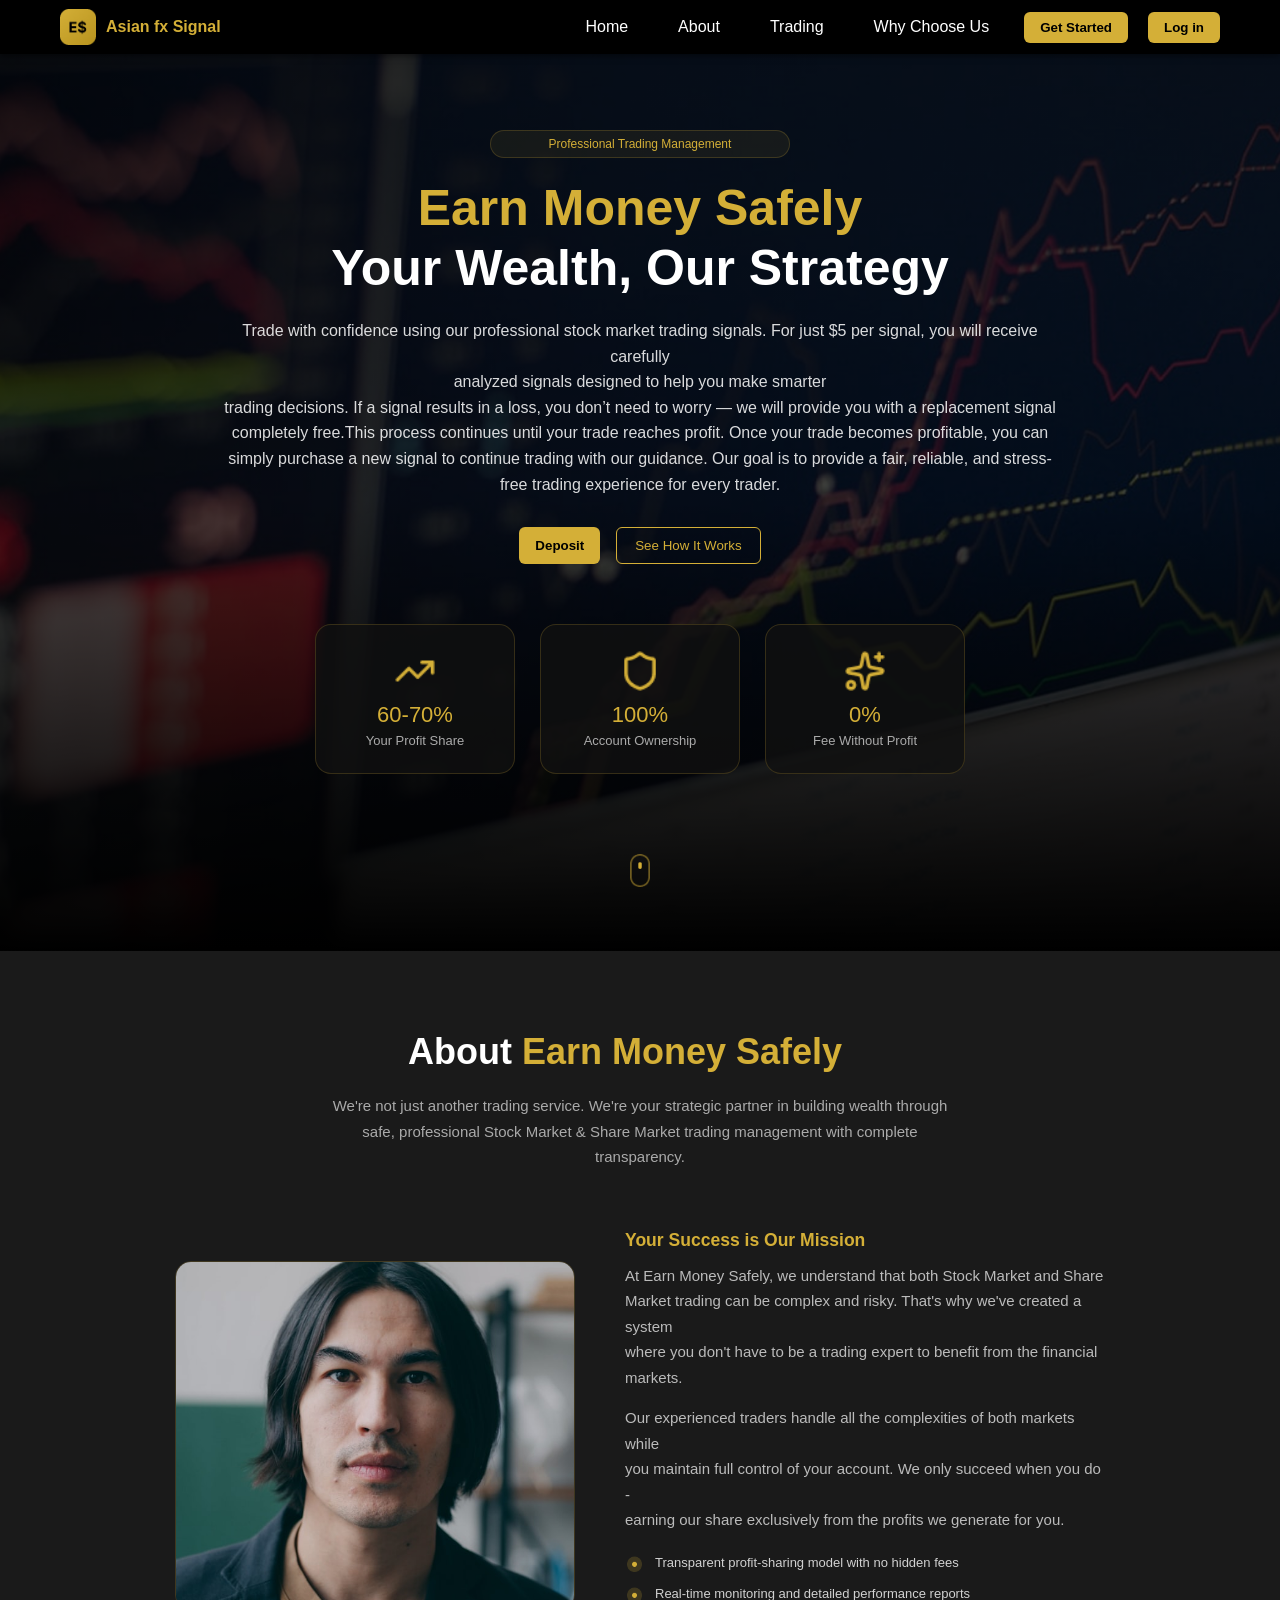
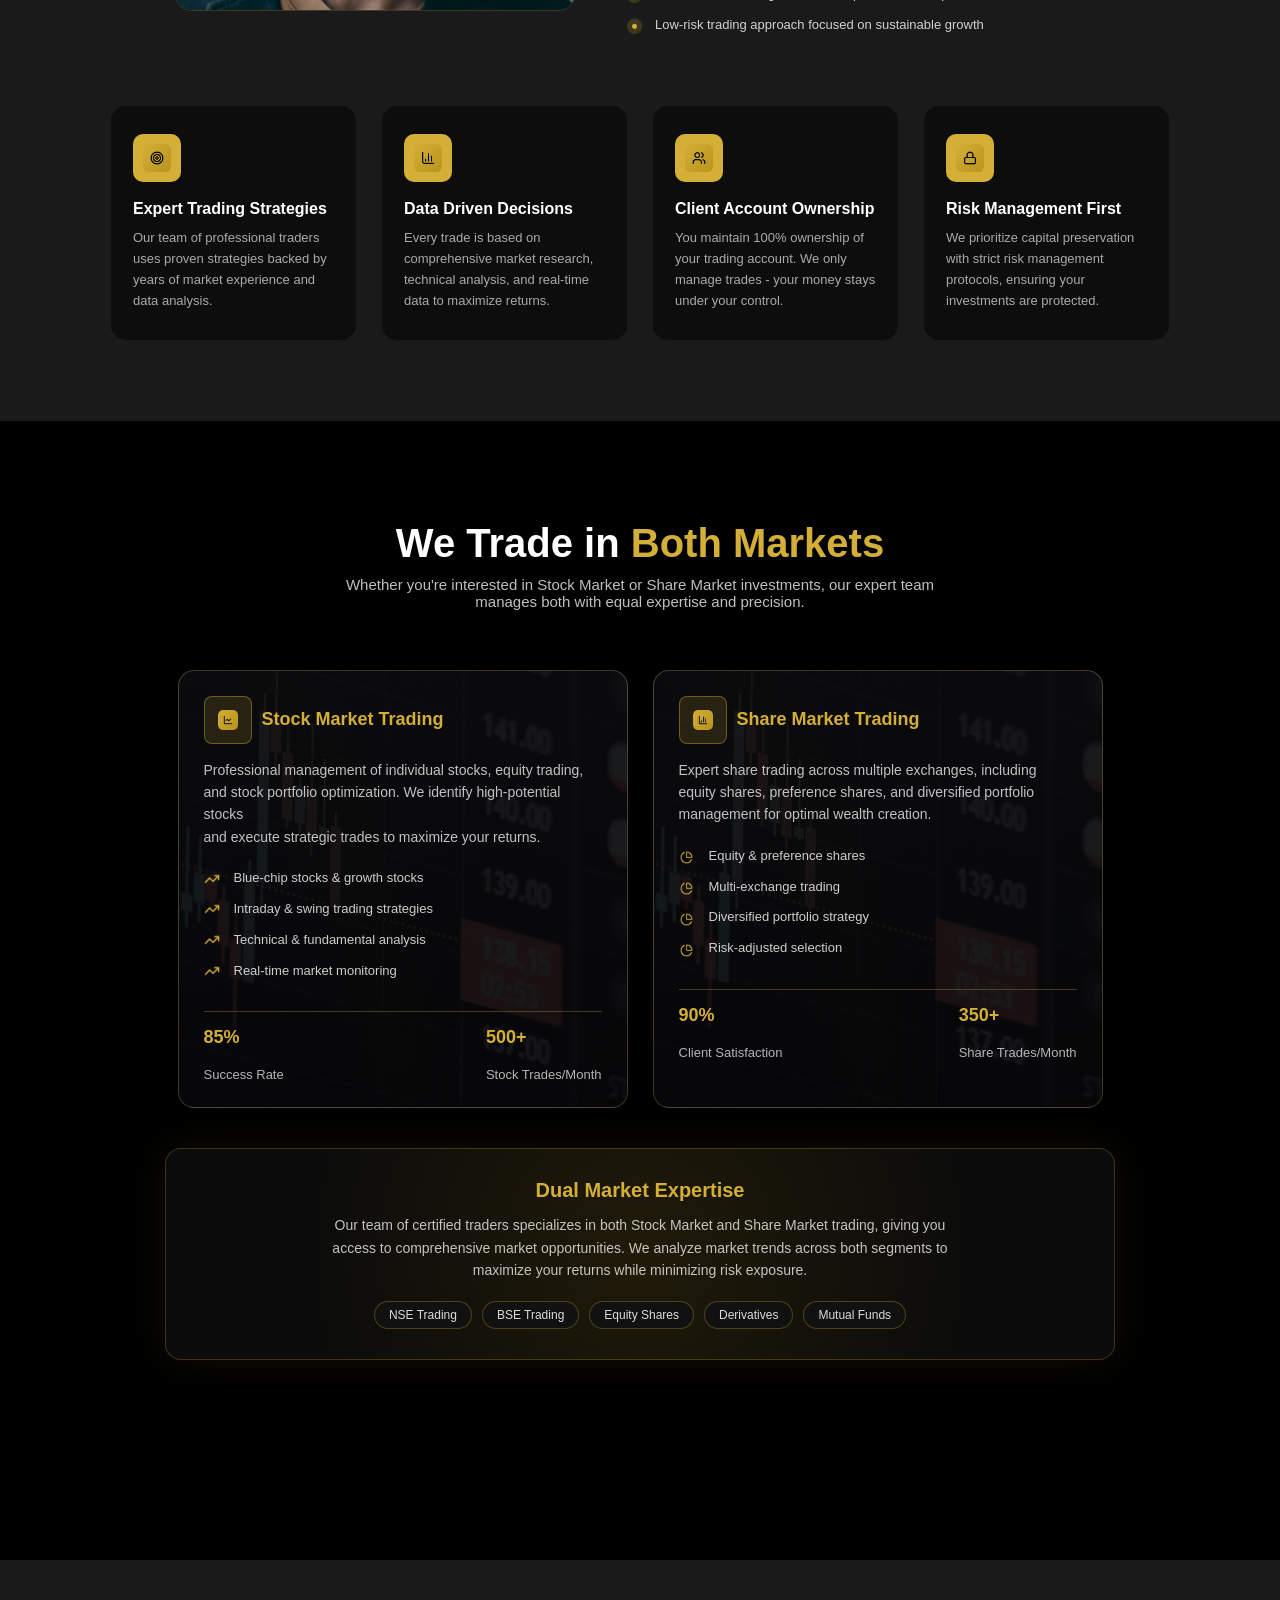
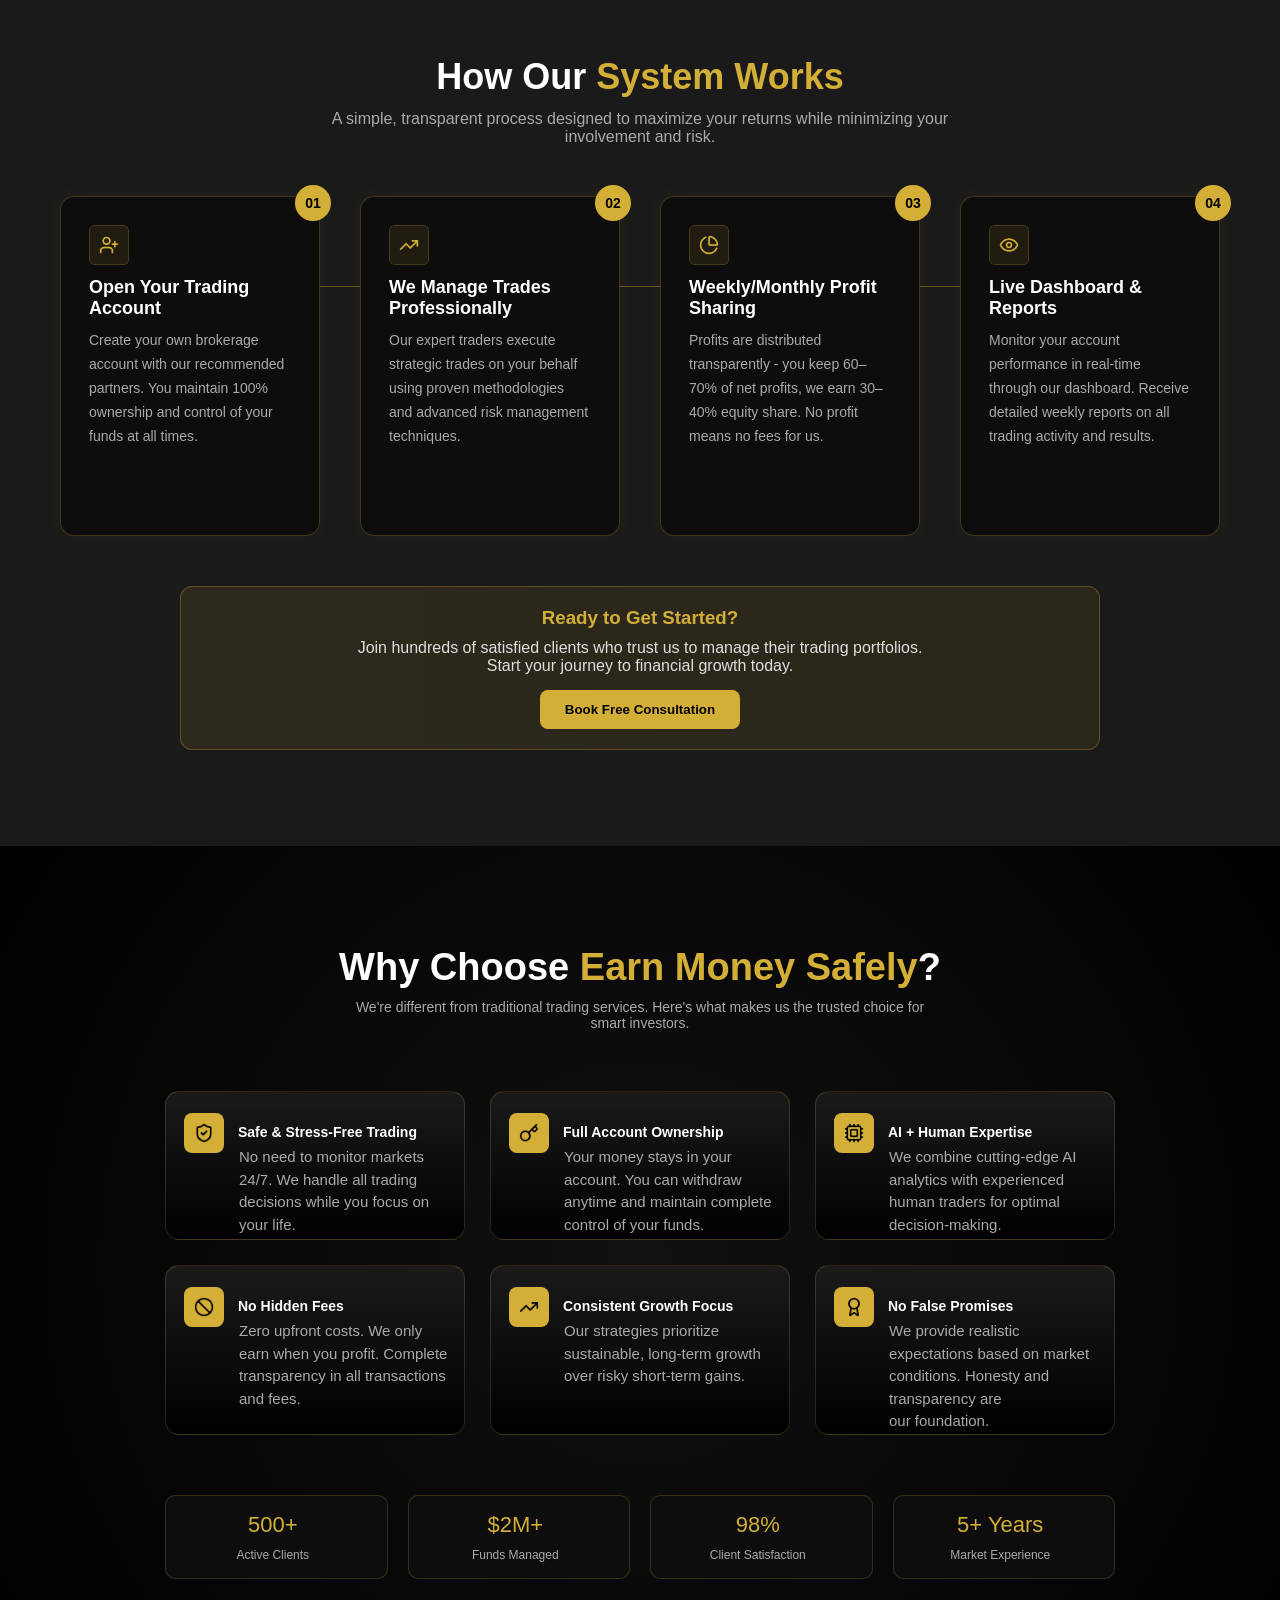
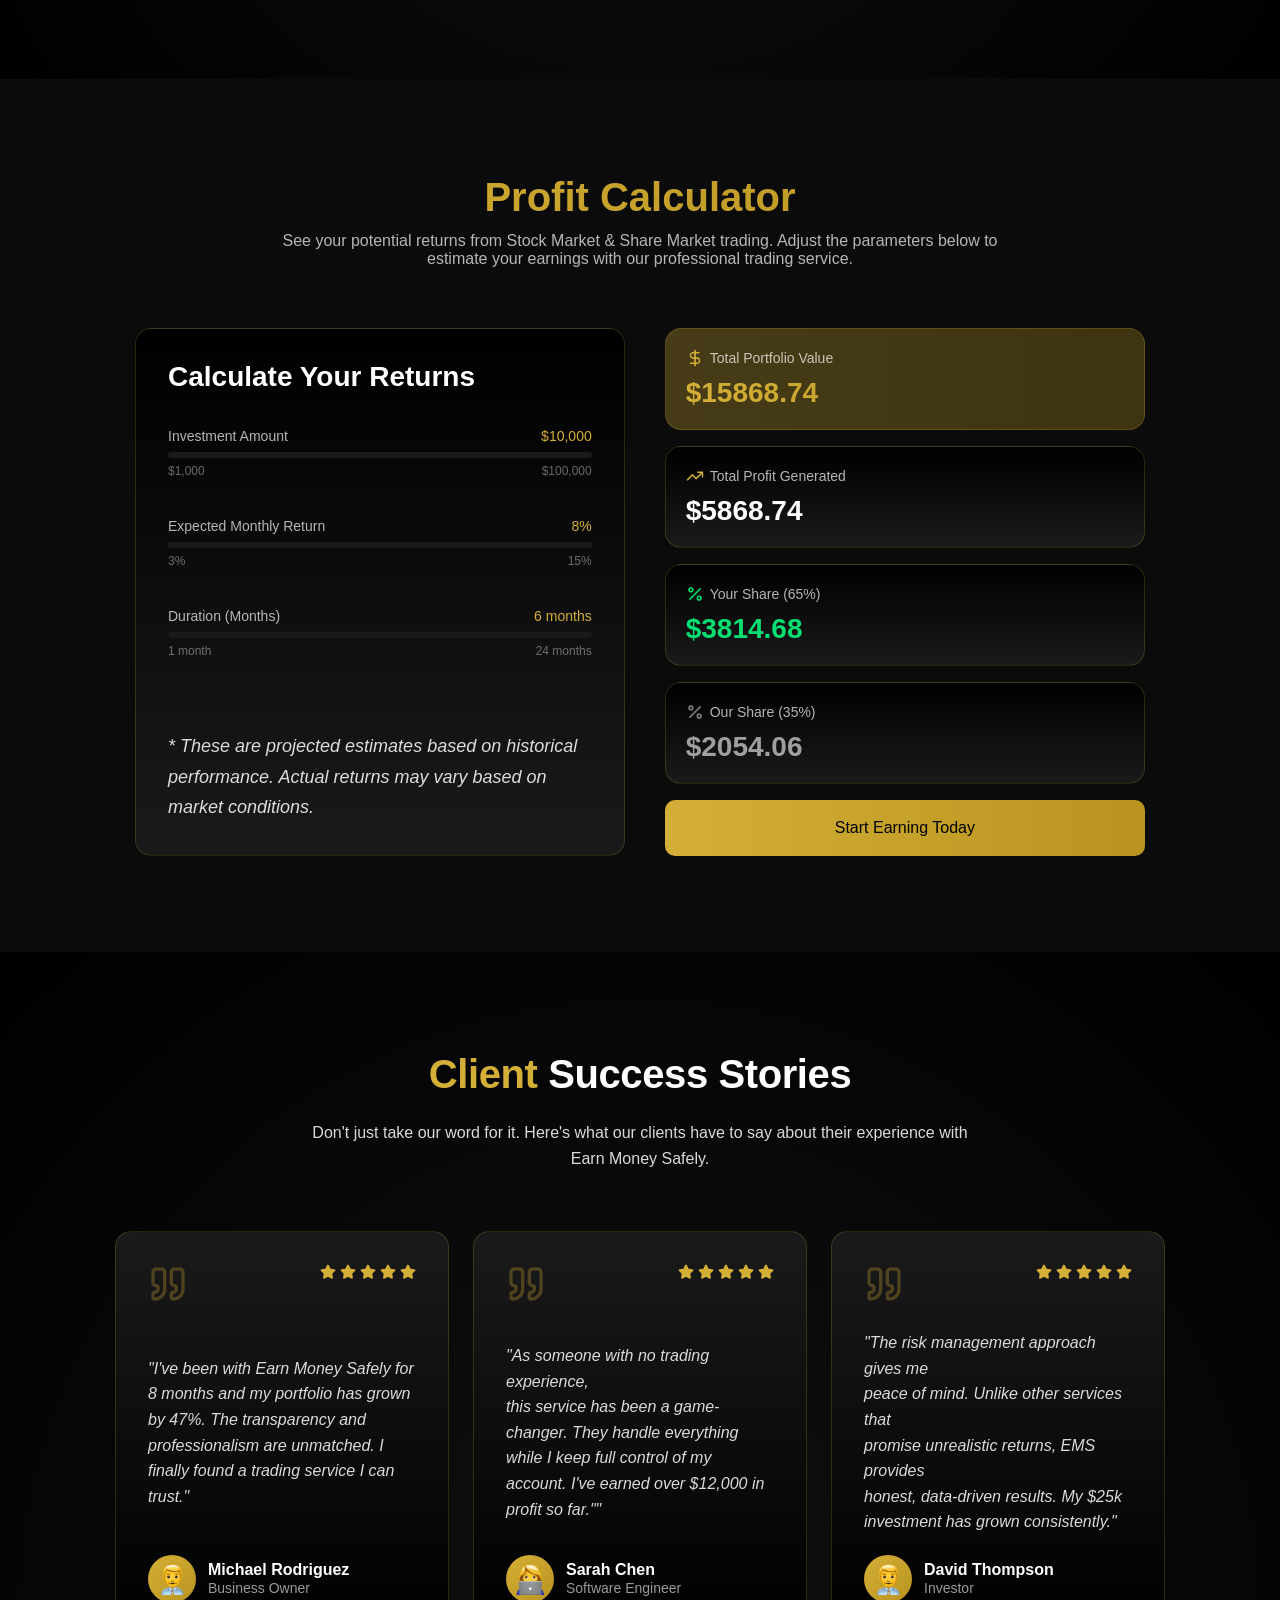
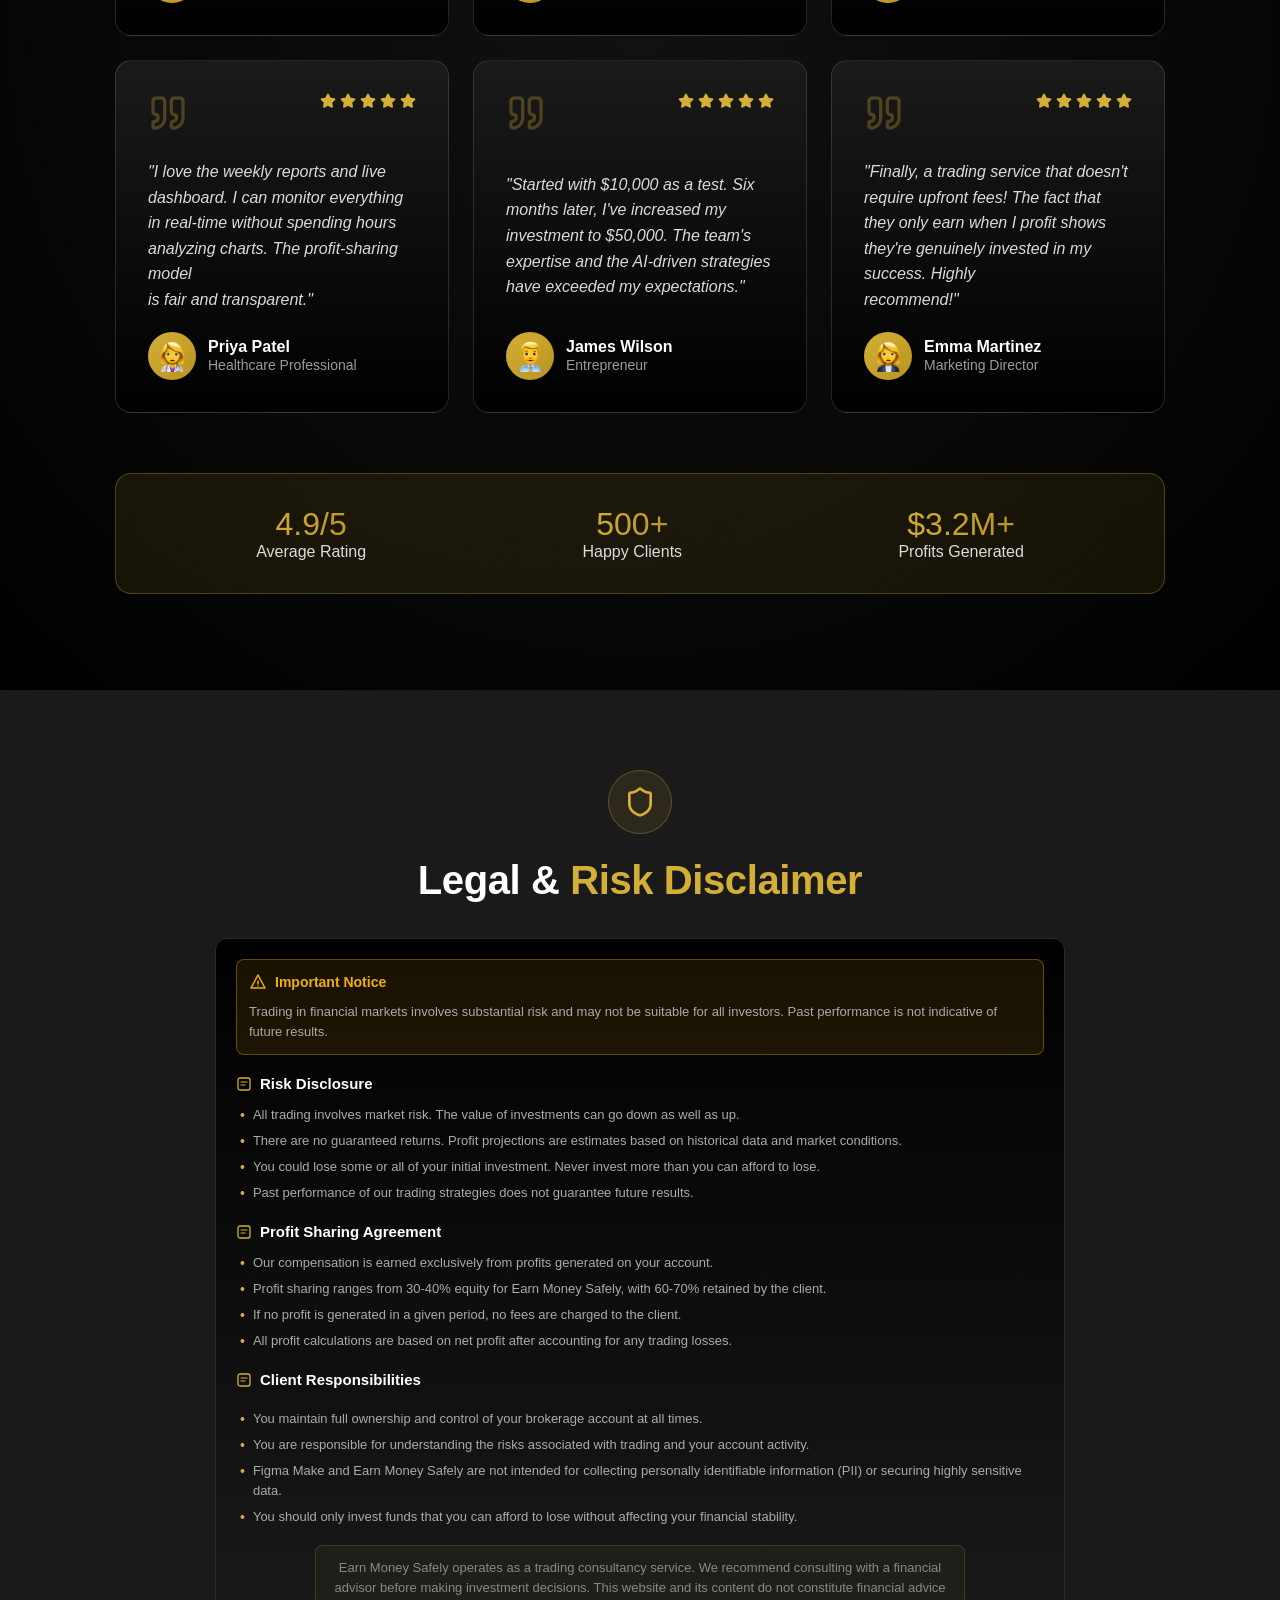
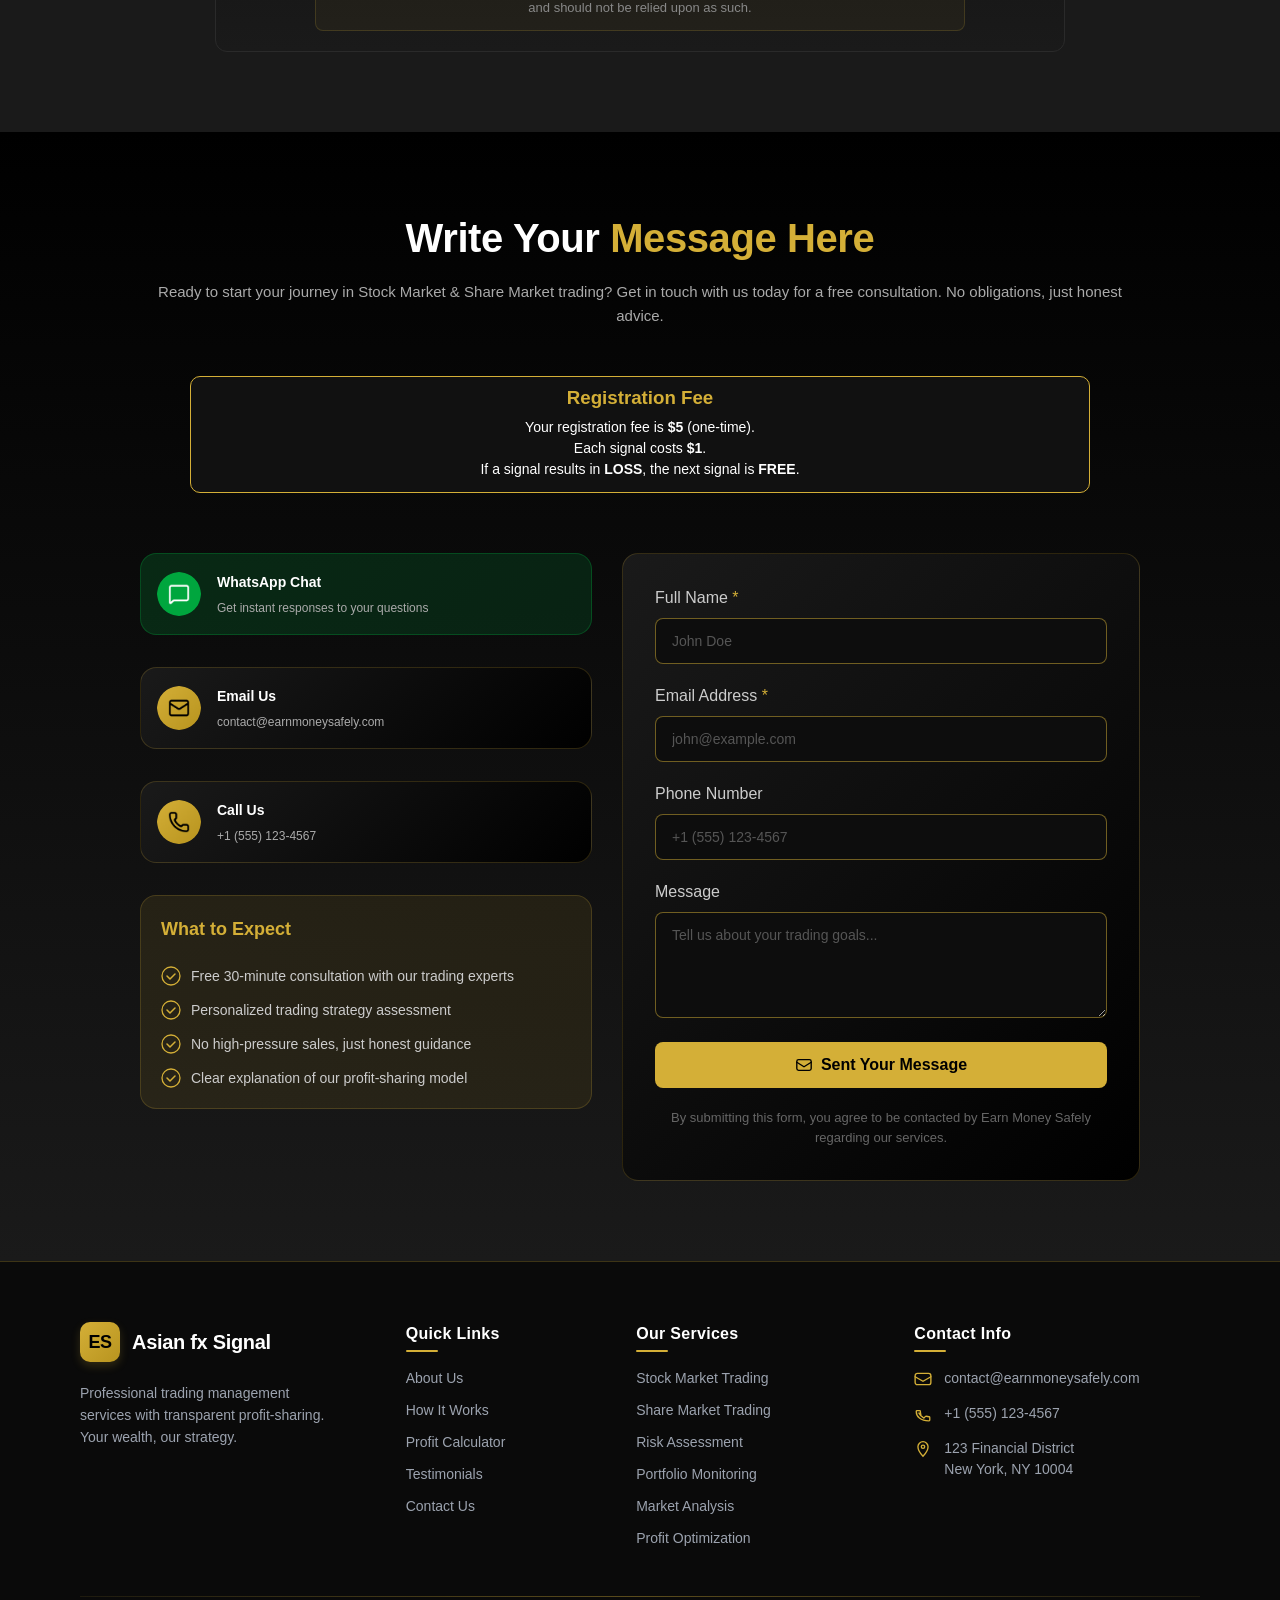
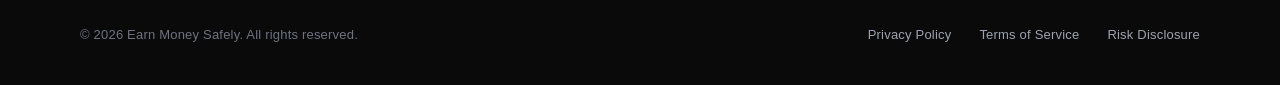
<file: Frontend/index.html>
<!DOCTYPE html>
<html lang="en">
<head>
<meta charset="UTF-8">
<meta name="viewport" content="width=device-width, initial-scale=1.0">

<title>Trade Section</title>

<link rel="stylesheet" href="style.css">
</head>
<body>
 <header class="navbar">
  <div class="nav-container">
    <div class="logo">
      <img src="images/Background (2).png" alt="Logo">
      Asian fx Signal
    </div>

    <div class="hamburger" id="hamburger">
      <span></span>
      <span></span>
      <span></span>
    </div>

    <nav id="navLinks">
      <a href="#home">Home</a>
      <a href="#about">About</a>
      <a href="#trade">Trading</a>
      <a href="#why">Why Choose Us</a>
      <button onclick="location.href='#consultation'"  class="btn-yellow">Get Started</button>
      <button onclick="location.href='login.html'"  class="btn-yellow">Log in</button>
    </nav>
  </div>
</header>
<!-- HERO -->
<section id="home" class="hero">
  <div class="hero-inner">

    <p class="badge">Professional Trading Management</p>

    <h1>
      <span>Earn Money Safely</span><br>
      Your Wealth, Our Strategy
    </h1>

    <p class="hero-text">
     Trade with confidence using our professional stock market trading signals. For just $5 per signal, you will receive carefully<br>analyzed signals designed to help you make smarter <br>trading decisions. If a signal results in a loss, you don’t need to worry — we will provide you with a replacement signal completely free.This process continues until your trade reaches profit. Once your trade becomes profitable, you can simply purchase a new signal to continue trading with our guidance. Our goal is to provide a fair, reliable, and stress-free trading experience for every trader.
    </p>

    <div class="hero-buttons">
      <button class="btn-yellow">Deposit</button>
      <button class="btn-outline">See How It Works</button>
    </div>
        <div class="stats">
   <div class="stat-card">
  <img src="images/SVG (2).png" class="stat-icon">
  <h3>60-70%</h3>
  <p>Your Profit Share</p>
</div>

<div class="stat-card">
  <img src="images/SVG (1).png" class="stat-icon">
  <h3>100%</h3>
  <p>Account Ownership</p>
</div>

<div class="stat-card">
  <img src="images/SVG (9).png" class="stat-icon">
  <h3>0%</h3>
  <p> Fee Without Profit</p>
</div>
</div>
   <div class="hero-logo">
      <img src="images/Container (1).png" alt="Hero Logo">
    </div>

</section>


<!-- ABOUT -->
<section id="about" class="about">
  <div class="container">

    <h2>About <span>Earn Money Safely</span></h2>

    <p class="about-desc">
    We're not just another trading service. We're your strategic partner in building wealth through<br>
safe, professional Stock Market & Share Market trading management with complete<br>
transparency.
    </p>

    <div class="about-row">

      <div class="about-image">
        <img src="images/About_img.jpg">
      </div>

      <div class="about-text">

        <h3>Your Success is Our Mission</h3>

        <p>
          At Earn Money Safely, we understand that both Stock Market and Share
Market trading can be complex and risky. That's why we've created a system<br>
where you don't have to be a trading expert to benefit from the financial
markets.<br>
        </p>

        <p>
          Our experienced traders handle all the complexities of both markets while<br>
you maintain full control of your account. We only succeed when you do -<br>
earning our share exclusively from the profits we generate for you.
        </p>
          
        <ul class="custom-list">
          <li>Transparent profit-sharing model with no hidden fees</li>
          <li>Real-time monitoring and detailed performance reports</li>
          <li>Low-risk trading approach focused on sustainable growth</li>
        </ul>

      </div>

    </div>


    <!-- FEATURES -->
    <div class="features">

      <div class="feature-card">
        <img src="images/Expert_trading_stratagies.png">
        <h4>Expert Trading Strategies</h4>
        <p>
          Our team of professional
traders uses proven strategies
backed by years of market
experience and data analysis.
        </p>
      </div>

      <div class="feature-card">
        <img src="images/data_driven_decisions.png">
        <h4>Data Driven Decisions</h4>
        <p>
         Every trade is based on
comprehensive market
research, technical analysis,
and real-time data to maximize
returns.
        </p>
      </div>

      <div class="feature-card">
        <img src="images/client_account_ownership.png">
        <h4>Client Account Ownership</h4>
        <p>
          You maintain 100% ownership
of your trading account. We
only manage trades - your
money stays under your
control.
        </p>
      </div>

      <div class="feature-card">
        <img src="images/risk_management.png">
        <h4>Risk Management First</h4>
        <p>
          We prioritize capital
preservation with strict risk
management protocols,
ensuring your investments are
protected.
        </p>
      </div>

    </div>

  </div>
</section>
<section id="trade" class="trade-section">
  <div class="container">

    <h2>
      We Trade in <span>Both Markets</span>
    </h2>

    <p class="subtitle">
      Whether you're interested in Stock Market or Share Market investments, our expert team<br>
      manages both with equal expertise and precision.
    </p>

    <div class="cards">

      <!-- Card 1 -->
      <div class="card card1" >
        <div class="card-header">
          <div class="icon-box">
            <img src="images/Background (1).png" alt="icon">
          </div>
          <h3>Stock Market Trading</h3>
        </div>

        <p>
          Professional management of individual stocks, equity trading,<br>
          and stock portfolio optimization. We identify high-potential stocks<br>
          and execute strategic trades to maximize your returns.
        </p>

        <ul class="custom-list">
          <li>Blue-chip stocks & growth stocks</li>
          <li>Intraday & swing trading strategies</li>
          <li>Technical & fundamental analysis</li>
          <li>Real-time market monitoring</li>
        </ul>

        <div class="trade-stats">
          <span><strong>85%</strong><br> Success Rate</span>
          <span><strong>500+</strong><br> Stock Trades/Month</span>
        </div>
      </div>

      <!-- Card 2 -->
      <div class="card card2" >
        <div class="card-header">
          <div class="icon-box">
            <img src="images/Background.png" alt="icon">
          </div>
          <h3>Share Market Trading</h3>
        </div>

        <p>
          Expert share trading across multiple exchanges, including equity
          shares, preference shares, and diversified portfolio management
          for optimal wealth creation.
        </p>

        <ul class="custom-list">
          <li>Equity & preference shares</li>
          <li>Multi-exchange trading</li>
          <li>Diversified portfolio strategy</li>
          <li>Risk-adjusted selection</li>
        </ul>

        <div class="trade-stats">
          <span><strong>90%</strong><br> Client Satisfaction</span>
          <span><strong>350+</strong><br> Share Trades/Month</span>
        </div>
      </div>

    </div>

    <!-- Bottom Box -->
    <div class="bottom-box">
      <h3>Dual Market Expertise</h3>

      
      <p>
        Our team of certified traders specializes in both Stock Market and Share Market trading, giving
        you access to comprehensive market opportunities. We analyze market trends across both
        segments to maximize your returns while minimizing risk exposure.
      </p>

      <div class="tags">
        <span>NSE Trading</span>
        <span>BSE Trading</span>
        <span>Equity Shares</span>
        <span>Derivatives</span>
        <span>Mutual Funds</span>
      </div>
    </div>

  </div>
</section>
<section id="system" class="system">
  <div class="container">

    <h2>How Our <span>System Works</span></h2>
    <p class="desc">
      A simple, transparent process designed to maximize your returns while minimizing your <br>involvement and risk.
    </p>

    <div class="steps">
      <!-- Box 1 -->
      <div class="box">
        <div class="num">01</div>
        <img class="icon" src="images/Overlay+Border.png" alt="Icon 1">
        <h3>Open Your Trading Account</h3>
        <p>
          Create your own brokerage account with our recommended partners. You maintain 100% ownership and control of your funds at all times.
        </p>
      </div>

      <div class="line"></div>

      <!-- Box 2 -->
      <div class="box">
        <div class="num">02</div>
        <img class="icon" src="images/Overlay+Border (1).png" alt="Icon 2">
        <h3>We Manage Trades Professionally</h3>
        <p>
          Our expert traders execute strategic trades on your behalf using proven methodologies and advanced risk management techniques.
        </p>
      </div>

      <div class="line"></div>

      <!-- Box 3 -->
      <div class="box">
        <div class="num">03</div>
        <img class="icon" src="images/Overlay+Border (2).png" alt="Icon 3">
        <h3>Weekly/Monthly Profit Sharing</h3>
        <p>
          Profits are distributed transparently - you keep 60–70% of net profits, we earn 30–40% equity share. No profit means no fees for us.
        </p>
      </div>

      <div class="line"></div>

      <!-- Box 4 -->
      <div class="box">
        <div class="num">04</div>
        <img class="icon" src="images/Overlay+Border (3).png" alt="Icon 4">
        <h3>Live Dashboard & Reports</h3>
        <p>
          Monitor your account performance in real-time through our dashboard. Receive detailed weekly reports on all trading activity and results.
        </p>
      </div>
    </div>

    <!-- CTA -->
    <div class="cta">
      <h3>Ready to Get Started?</h3>
      <p>
        Join hundreds of satisfied clients who trust us to manage their trading portfolios.<br> Start your journey to financial growth today.
      </p>
      <button>Book Free Consultation</button>
    </div>

  </div>
</section>
<section id="why" class="ems-why-section">

<div class="ems-container">

<h2 class="ems-heading">
Why Choose <span>Earn Money Safely</span>?
</h2>

<p class="ems-subtitle">
We're different from traditional trading services. Here's what makes us the trusted choice for smart investors.
</p>

<!-- FEATURES -->
<div class="ems-cards">

<div class="ems-card">
<div class="ems-icon-box">
<img src="images/SVG (10).png" class="ems-icon-img">   
</div>
<div class="ems-card-content">
<h3>Safe & Stress-Free Trading</h3>
<p class="ems-p1">No need to monitor markets 24/7.
We handle all trading decisions
while you focus on your life.</p>
</div>
</div>

<div class="ems-card">
<div class="ems-icon-box">
<img src="images/SVG (3).png" class="ems-icon-img">  
</div>
<div class="ems-card-content">
<h3>Full Account Ownership</h3>
<p class="ems-p2">Your money stays in your<br>
account. You can withdraw
anytime and maintain complete
control of your funds.</p>
</div>
</div>

<div class="ems-card">
<div class="ems-icon-box">
<img src="images/SVG (4).png" class="ems-icon-img"> 
</div>
<div class="ems-card-content">
<h3>AI + Human Expertise</h3>
<p class="ems-p3">We combine cutting-edge AI
analytics with experienced
human traders for optimal
decision-making.</p>
</div>
</div>

<div class="ems-card">
<div class="ems-icon-box">
<img src="images/SVG (5).png" class="ems-icon-img"> 
</div>
<div class="ems-card-content">
<h3>No Hidden Fees</h3>
<p class="ems-p4">Zero upfront costs. We only earn
when you profit. Complete
transparency in all transactions
and fees.</p>
</div>
</div>

<div class="ems-card">
<div class="ems-icon-box">
<img src="images/SVG (6).png" class="ems-icon-img"> 
</div>
<div class="ems-card-content">
<h3>Consistent Growth Focus</h3>
<p class="ems-p5">Our strategies prioritize
sustainable, long-term growth
over risky short-term gains.</p>
</div>
</div>

<div class="ems-card">
<div class="ems-icon-box">
<img src="images/SVG (7).png" class="ems-icon-img"> 
</div>
<div class="ems-card-content">
<h3>No False Promises</h3>
<p class="ems-p6">
We provide realistic expectations based on market conditions. Honesty and transparency are<br> our foundation.
</p>
</div>
</div>

</div>

<!-- STATS -->
<div class="ems-stats">

<div class="ems-stat-box">
<h4><span class="ems-counter" data-target="500">500</span>+</h4>
<p>Active Clients</p>
</div>

<div class="ems-stat-box">
<h4>$<span class="ems-counter" data-target="2">2</span>M+</h4>
<p>Funds Managed</p>
</div>

<div class="ems-stat-box">
<h4><span class="ems-counter" data-target="98">98</span>%</h4>
<p>Client Satisfaction</p>
</div>

<div class="ems-stat-box">
<h4><span class="ems-counter" data-target="5">5</span>+ Years</h4>
<p>Market Experience</p>
</div>

</div>

</div>
</section>

     <!-- PROFIT CALCULATOR SECTION -->

<section class="pc-section" id="pc-section">
  <div class="pc-container">

    <h2 class="pc-heading">Profit Calculator</h2>
    <p class="pc-subtext">
      See your potential returns from Stock Market & Share Market trading.
      Adjust the parameters below to estimate your earnings with our professional trading service.
    </p>

    <div class="pc-main">

      <!-- LEFT -->
      <div class="pc-left">

        <h3 class="pc-title">Calculate Your Returns</h3>

        <div>
          <div class="pc-field">
            <div class="pc-top">
              <label>Investment Amount</label>
              <span>$10,000</span>
            </div>
            <div class="pc-line"></div>
            <small>
              <span>$1,000</span>
              <span>$100,000</span>
            </small>
          </div>

          <div class="pc-field">
            <div class="pc-top">
              <label>Expected Monthly Return</label>
              <span>8%</span>
            </div>
            <div class="pc-line"></div>
            <small>
              <span>3%</span>
              <span>15%</span>
            </small>
          </div>

          <div class="pc-field">
            <div class="pc-top">
              <label>Duration (Months)</label>
              <span>6 months</span>
            </div>
            <div class="pc-line"></div>
            <small>
              <span>1 month</span>
              <span>24 months</span>
            </small>
          </div>
        </div>

        <p class="pc-note">
          * These are projected estimates based on historical performance.
          Actual returns may vary based on market conditions.
        </p>

      </div>

      <!-- RIGHT -->
      <div class="pc-right">

        <div class="pc-box gold">
           <span style="display:inline-flex; align-items:center; gap:6px;">
            <img src="images/dollar (1).png" style="width:18px; height:18px;">
            Total Portfolio Value</span>
          <h3>$15,868.74</h3>
        </div>

        <div class="pc-box">
          <span style="display:inline-flex; align-items:center; gap:6px;">
            <img src="images/arrow.png" style="width:18px; height:18px;">Total Profit Generated</span>
          <h3>$5,868.74</h3>
        </div>

        <div class="pc-box green">
          <span style="display:inline-flex; align-items:center; gap:6px;">
            <img src="images/percentage_green.png" style="width:18px; height:18px;">Your Share (65%)</span>
          <h3>$3,814.68</h3>
        </div>

        <div class="pc-box dim">
          <span style="display:inline-flex; align-items:center; gap:6px;">
            <img src="images/percentage_grey.png" style="width:18px; height:18px;">Our Share (35%)</span>
          <h3>$2,054.06</h3>
        </div>

        <button class="pc-btn">Start Earning Today</button>

      </div>

    </div>
  </div>
</section>

<section class="cs-section" id="cs-section">
  <div class="cs-container">

    <h2 class="cs-heading">
      <span>Client</span> Success Stories
    </h2>

    <p class="cs-subtitle">
      Don't just take our word for it. Here's what our clients have to say about their experience with<br> Earn Money Safely.
    </p>

    <div class="cs-grid">

      <!-- CARD 1 -->
      <div class="cs-card">
        <div class="cs-top">
          <span class="cs-quote">
           <img src="images/SVG (8).png" class="quote"> 
          </span>
          <span class="cs-stars">
          <img src="images/Container.png" class="stars"></span>
        </div>
        <p class="cs-text">
          "I've been with Earn Money Safely for 8
           months and my portfolio has grown by
           47%. The transparency and
           professionalism are unmatched. I finally
           found a trading service I can trust."
        <div class="cs-user">
          <div class="cs-avatar">
             <img src="images/👨_💼 (2).png" class="avatar">   
          </div>
          <div>
            <h4>Michael Rodriguez</h4>
            <span>Business Owner</span>
          </div>
        </div>
      </div>

      <!-- CARD 2 -->
      <div class="cs-card">
        <div class="cs-top">
          <span class="cs-quote">
             <img src="images/SVG (8).png" class="quote"> 
          </span>
          <span class="cs-stars">
            <img src="images/Container.png" class="stars"></span>
          </span>
        </div>
        <p class="cs-text">
          "As someone with no trading experience,<br>
           this service has been a game-changer.
           They handle everything while I keep full
           control of my account. I've earned over
           $12,000 in profit so far.""
        </p>
        <div class="cs-user">
          <div class="cs-avatar">
         <img src="images/2.png" class="avatar"> 
          </div>
          <div>
            <h4>Sarah Chen</h4>
            <span>Software Engineer</span>
          </div>
        </div>
      </div>

      <!-- CARD 3 -->
      <div class="cs-card">
        <div class="cs-top">
          <span class="cs-quote"> 
          <img src="images/SVG (8).png" class="quote"> </span>
          <span class="cs-stars">
            <img src="images/Container.png" class="stars">
          </span>
        </div>
        <p class="cs-text">
         "The risk management approach gives me<br>
          peace of mind. Unlike other services that<br>
          promise unrealistic returns, EMS provides<br>
          honest, data-driven results. My $25k
          investment has grown consistently."
        </p>
        <div class="cs-user">
          <div class="cs-avatar">
             <img src="images/👨_💼 (2).png" class="avatar"> 
          </div>
          <div>
            <h4>David Thompson</h4>
            <span>Investor</span>
          </div>
        </div>
      </div>

      <!-- CARD 4 -->
      <div class="cs-card">
        <div class="cs-top">
          <span class="cs-quote">
            <img src="images/SVG (8).png" class="quote"> </span>
          </span>
          <span class="cs-stars">
            <img src="images/Container.png" class="stars">
          </span>
        </div>
        <p class="cs-text">
          "I love the weekly reports and live
           dashboard. I can monitor everything in
           real-time without spending hours
           analyzing charts. The profit-sharing model<br>
           is fair and transparent."
        </p>
        <div class="cs-user">
          <div class="cs-avatar">
                 <img src="images/👩_⚕️.png" class="avatar">
          </div>
          <div>
            <h4>Priya Patel</h4>
            <span>Healthcare Professional</span>
          </div>
        </div>
      </div>

      <!-- CARD 5 -->
      <div class="cs-card">
        <div class="cs-top">
          <span class="cs-quote">
            <img src="images/SVG (8).png" class="quote"> </span>
          </span>
          <span class="cs-stars">
            <img src="images/Container.png" class="stars">
          </span>
        </div>
        <p class="cs-text">
          "Started with $10,000 as a test. Six
           months later, I've increased my
           investment to $50,000. The team's
           expertise and the AI-driven strategies
           have exceeded my expectations."
        </p>
        <div class="cs-user">
          <div class="cs-avatar">
        <img src="images/👨_💼 (2).png" class="avatar"> 
          </div>
          <div>
            <h4>James Wilson</h4>
            <span>Entrepreneur</span>
          </div>
        </div>
      </div>

      <!-- CARD 6 -->
      <div class="cs-card">
        <div class="cs-top">
          <span class="cs-quote">
            <img src="images/SVG (8).png" class="quote"> </span>
          </span>
          <span class="cs-stars">
            <img src="images/Container.png" class="stars">
          </span>
        </div>
        <p class="cs-text">
          "Finally, a trading service that doesn't
           require upfront fees! The fact that they
           only earn when I profit shows they're
           genuinely invested in my success. Highly<br>
           recommend!"
        </p>
        <div class="cs-user">
          <div class="cs-avatar">
              <img src="images/3.png" class="avatar"> 
          </div>
          <div>
            <h4>Emma Martinez</h4>
            <span>Marketing Director</span>
          </div>
        </div>
      </div>

    </div>

    <!-- STATS BOX -->
    <div class="cs-stats">
      <div>
        <h3>4.9/5</h3>
        <p>Average Rating</p>
      </div>
      <div>
        <h3>500+</h3>
        <p>Happy Clients</p>
      </div>
      <div>
        <h3>$3.2M+</h3>
        <p>Profits Generated</p>
      </div>
    </div>

  </div>
</section>
<section class="k-section" id="risk">
    <div class="k-container">
      <div class="k-header">
        <div class="k-icon">
          <img src="images/image1kk.png" alt="">
        </div>
        <h2 class="k-title">Legal &amp; <span>Risk Disclaimer</span></h2>
      </div>
      <div class="k-card">
        <div class="k-notice-box">
          <div class="k-notice-header">
            <svg viewBox="0 0 18 18" fill="none" xmlns="http://www.w3.org/2000/svg">
              <path d="M9 2L16 15H2L9 2Z" stroke="#F0B100" stroke-width="1.5" stroke-linejoin="round" />
              <line x1="9" y1="8" x2="9" y2="11" stroke="#F0B100" stroke-width="1.5" stroke-linecap="round" />
              <circle cx="9" cy="13" r="0.75" fill="#F0B100" />
            </svg>
            <span class="k-notice-title">Important Notice</span>
          </div>
          <p class="k-notice-text">Trading in financial markets involves substantial risk and may not be suitable for
            all investors. Past performance is not indicative of future results.</p>
        </div>

        <div class="k-disclosure-block">
          <div class="k-block-header">
            <svg viewBox="0 0 16 16" fill="none" xmlns="http://www.w3.org/2000/svg">
              <rect x="2" y="2" width="12" height="12" rx="2" stroke="#D4AF37" stroke-width="1.3" />
              <line x1="5" y1="6" x2="11" y2="6" stroke="#D4AF37" stroke-width="1.2" stroke-linecap="round" />
              <line x1="5" y1="9" x2="9" y2="9" stroke="#D4AF37" stroke-width="1.2" stroke-linecap="round" />
            </svg>
            <span class="k-block-title">Risk Disclosure</span>
          </div>
          <ul class="k-block-list">
            <li>All trading involves market risk. The value of investments can go down as well as up.</li>
            <li>There are no guaranteed returns. Profit projections are estimates based on historical data and market
              conditions.</li>
            <li>You could lose some or all of your initial investment. Never invest more than you can afford to lose.
            </li>
            <li>Past performance of our trading strategies does not guarantee future results.</li>
          </ul>
        </div>

        <div class="k-disclosure-block">
          <div class="k-block-header">
            <svg viewBox="0 0 16 16" fill="none" xmlns="http://www.w3.org/2000/svg">
              <rect x="2" y="2" width="12" height="12" rx="2" stroke="#D4AF37" stroke-width="1.3" />
              <line x1="5" y1="6" x2="11" y2="6" stroke="#D4AF37" stroke-width="1.2" stroke-linecap="round" />
              <line x1="5" y1="9" x2="9" y2="9" stroke="#D4AF37" stroke-width="1.2" stroke-linecap="round" />
            </svg>
            <span class="k-block-title">Profit Sharing Agreement</span>
          </div>
          <ul class="k-block-list">
            <li>Our compensation is earned exclusively from profits generated on your account.</li>
            <li>Profit sharing ranges from 30-40% equity for Earn Money Safely, with 60-70% retained by the client.</li>
            <li>If no profit is generated in a given period, no fees are charged to the client.</li>
            <li>All profit calculations are based on net profit after accounting for any trading losses.</li>
          </ul>
        </div>

        <div class="k-block-header">
          <svg viewBox="0 0 16 16" fill="none" xmlns="http://www.w3.org/2000/svg">
            <rect x="2" y="2" width="12" height="12" rx="2" stroke="#D4AF37" stroke-width="1.3" />
            <line x1="5" y1="6" x2="11" y2="6" stroke="#D4AF37" stroke-width="1.2" stroke-linecap="round" />
            <line x1="5" y1="9" x2="9" y2="9" stroke="#D4AF37" stroke-width="1.2" stroke-linecap="round" />
          </svg>
          <span class="k-block-title">Client Responsibilities</span>
        </div>
        <ul class="k-block-list">
          <li>You maintain full ownership and control of your brokerage account at all times.</li>
          <li>You are responsible for understanding the risks associated with trading and your account activity.</li>
          <li>Figma Make and Earn Money Safely are not intended for collecting personally identifiable information (PII)
            or securing highly sensitive data.</li>
          <li>You should only invest funds that you can afford to lose without affecting your financial stability.</li>
        </ul>
        <div class="k-bottom-box">

          <p class="k-footer-note">
            Earn Money Safely operates as a trading consultancy service. We recommend consulting with a financial
            advisor
            before making investment decisions. This website and its content do not constitute financial advice and
            should
            not be relied upon as such.
          </p>
        </div>

      </div>
    </div>
  </section>

  <section class="k-consultation-section" id="consultation">
    <div class="k-consult-container">
      <div class="k-consult-heading">
        <h2 class="k-consult-title">Write Your <span>Message Here</span></h2>
        <p class="k-consult-subtitle">Ready to start your journey in Stock Market & Share Market trading? Get in touch
          with us today for a free consultation. No obligations, just honest advice.</p>
      </div>
      <div class="fee-box">
  <h3>Registration Fee</h3>
  <p>Your registration fee is <strong>$5</strong> (one-time).</p>
  <p>Each signal costs <strong>$1</strong>.</p>
  <p>If a signal results in <strong>LOSS</strong>, the next signal is <strong>FREE</strong>.</p>
</div>
      <div class="k-consult-columns">
        <div class="k-consult-left">

          <div class="k-contact-card k-whatsapp-card">
            <div class="k-contact-icon k-whatsapp-icon">
              <img src="images/whatsappkk.png" alt="">
            </div>
            <div class="k-contact-info">
              <h3 class="k-contact-title">WhatsApp Chat</h3>
              <p class="k-contact-detail">Get instant responses to your questions</p>
            </div>
          </div>

          <div class="k-contact-card k-email-card">
            <div class="k-contact-icon k-email-icon">
              <img src="images/emailak.png" alt="">
            </div>
            <div class="k-contact-info">
              <h3 class="k-contact-title">Email Us</h3>
              <p class="k-contact-detail">contact@earnmoneysafely.com</p>
            </div>
          </div>

          <div class="k-contact-card k-call-card">
            <div class="k-contact-icon k-call-icon">
              <img src="images/contactk.png" alt="">
            </div>
            <div class="k-contact-info">
              <h3 class="k-contact-title">Call Us</h3>
              <p class="k-contact-detail">+1 (555) 123-4567</p>
            </div>
          </div>

          <div class="k-expect-card">
            <h3 class="k-expect-title">What to Expect</h3>
            <ul class="k-expect-list">
              <li>
                <svg class="k-check-icon" viewBox="0 0 20 20" fill="none">
                  <circle cx="10" cy="10" r="9" stroke="#D4AF37" stroke-width="1.3" />
                  <path d="M6 10l3 3 5-5" stroke="#D4AF37" stroke-width="1.5" stroke-linecap="round"
                    stroke-linejoin="round" />
                </svg>
                Free 30-minute consultation with our trading experts
              </li>
              <li>
                <svg class="k-check-icon" viewBox="0 0 20 20" fill="none">
                  <circle cx="10" cy="10" r="9" stroke="#D4AF37" stroke-width="1.3" />
                  <path d="M6 10l3 3 5-5" stroke="#D4AF37" stroke-width="1.5" stroke-linecap="round"
                    stroke-linejoin="round" />
                </svg>
                Personalized trading strategy assessment
              </li>
              <li>
                <svg class="k-check-icon" viewBox="0 0 20 20" fill="none">
                  <circle cx="10" cy="10" r="9" stroke="#D4AF37" stroke-width="1.3" />
                  <path d="M6 10l3 3 5-5" stroke="#D4AF37" stroke-width="1.5" stroke-linecap="round"
                    stroke-linejoin="round" />
                </svg>
                No high-pressure sales, just honest guidance
              </li>
              <li>
                <svg class="k-check-icon" viewBox="0 0 20 20" fill="none">
                  <circle cx="10" cy="10" r="9" stroke="#D4AF37" stroke-width="1.3" />
                  <path d="M6 10l3 3 5-5" stroke="#D4AF37" stroke-width="1.5" stroke-linecap="round"
                    stroke-linejoin="round" />
                </svg>
                Clear explanation of our profit-sharing model
              </li>
            </ul>
          </div>

        </div>

        <form class="k-consult-right" id="consultForm">
          <div class="k-form-group">
            <label class="k-form-label">Full Name <span class="k-required">*</span></label>
            <input type="text" class="k-form-input" placeholder="John Doe" id="fullName">
          </div>
          <div class="k-form-group">
            <label class="k-form-label">Email Address <span class="k-required">*</span></label>
            <input type="email" class="k-form-input" placeholder="john@example.com" id="emailAddress">
          </div>
          <div class="k-form-group">
            <label class="k-form-label">Phone Number</label>
            <input type="tel" class="k-form-input" placeholder="+1 (555) 123-4567" id="phoneNumber">
          </div>
        
          <div class="k-form-group">
            <label class="k-form-label">Message</label>
            <textarea class="k-form-input k-form-textarea" placeholder="Tell us about your trading goals..."
              id="message" rows="4"></textarea>
          </div>
         <button type="submit" class="k-submit-btn" >
            <svg viewBox="0 0 20 20" fill="none" width="18" height="18">
              <rect x="2" y="4" width="16" height="12" rx="2" stroke="currentColor" stroke-width="1.5" />
              <path d="M2 7l8 5 8-5" stroke="currentColor" stroke-width="1.5" stroke-linecap="round" />
            </svg>
            Sent Your Message
          </button>
          <p id="consultStatus" class="status-msg" style="display:none;"></p>
          <p class="k-form-disclaimer">By submitting this form, you agree to be contacted by Earn Money Safely
            regarding our services.</p>
        </form>
      </div>
    </div>
  </section>

  <footer class="k-footer">
    <div class="k-footer-container">
      <div class="k-footer-top">

        <div class="k-footer-brand">
          <div class="k-footer-logo">
            <div class="k-footer-logo-icon"><span>ES</span></div>
            <span class="k-footer-logo-text">Asian fx Signal</span>
          </div>
          <p class="k-footer-brand-desc">Professional trading management services with transparent profit-sharing. Your
            wealth, our strategy.</p>
          <!-- <div class="k-footer-socials">
            <a href="#" class="k-social-btn" aria-label="Facebook">
              <img src="images/Link.png" alt="Facebook" width="40" height="40">
            </a>
            <a href="#" class="k-social-btn" aria-label="Twitter">
              <img src="images/Link (1).png" alt="Twitter" width="40" height="40">
            </a>
            <a href="#" class="k-social-btn" aria-label="LinkedIn">
              <img src="images/Link (2).png" alt="LinkedIn" width="40" height="40">
            </a>
            <a href="#" class="k-social-btn" aria-label="Instagram">
              <img src="images/Link (3).png" alt="Instagram" width="40" height="40">
            </a>
          </div> -->
        </div>

        <div class="k-footer-col">
          <h4 class="k-footer-heading">Quick Links</h4>
          <ul class="k-footer-links">
            <li><a href="#about">About Us</a></li>
            <li><a href="#system">How It Works</a></li>
            <li><a href="#pc-section">Profit Calculator</a></li>
            <li><a href="#cs-section">Testimonials</a></li>
            <li><a href="#consultation">Contact Us</a></li>
          </ul>
        </div>

        <div class="k-footer-col">
          <h4 class="k-footer-heading">Our Services</h4>
          <ul class="k-footer-links">
            <li><a href="#trade">Stock Market Trading</a></li>
            <li><a href="#trade">Share Market Trading</a></li>
            <li><a href="#risk">Risk Assessment</a></li>
            <li><a href="#">Portfolio Monitoring</a></li>
            <li><a href="#trade">Market Analysis</a></li>
            <li><a href="#pc-section">Profit Optimization</a></li>
          </ul>
        </div>

        <div class="k-footer-col">
          <h4 class="k-footer-heading">Contact Info</h4>
          <ul class="k-footer-contact">
            <li>
              <svg viewBox="0 0 16 16" fill="none" width="16" height="16">
                <rect x="1" y="3" width="14" height="10" rx="2" stroke="#D4AF37" stroke-width="1.2" />
                <path d="M1 6l7 4 7-4" stroke="#D4AF37" stroke-width="1.2" stroke-linecap="round" />
              </svg>
              <span>contact@earnmoneysafely.com</span>
            </li>
            <li>
              <svg viewBox="0 0 16 16" fill="none" width="16" height="16">
                <path
                  d="M4.4 7.2c.93 1.87 2.53 3.4 4.4 4.4l1.47-1.47c.2-.2.47-.27.67-.13.73.27 1.53.4 2.4.4.4 0 .67.27.67.67v2.33c0 .4-.27.67-.67.67C5.73 14 2 10.27 2 5.67c0-.4.27-.67.67-.67H5c.4 0 .67.27.67.67 0 .87.13 1.67.4 2.4.13.2.07.47-.13.67L4.4 7.2z"
                  stroke="#D4AF37" stroke-width="1.2" stroke-linecap="round" stroke-linejoin="round" />
              </svg>
              <span>+1 (555) 123-4567</span>
            </li>
            <li>
              <svg viewBox="0 0 16 16" fill="none" width="16" height="16">
                <path
                  d="M8 1.5C5.52 1.5 3.5 3.52 3.5 6c0 3.75 4.5 8.5 4.5 8.5s4.5-4.75 4.5-8.5c0-2.48-2.02-4.5-4.5-4.5z"
                  stroke="#D4AF37" stroke-width="1.2" />
                <circle cx="8" cy="6" r="1.5" stroke="#D4AF37" stroke-width="1.2" />
              </svg>
              <span>123 Financial District<br>New York, NY 10004</span>
            </li>
          </ul>
        </div>

      </div>

      <div class="k-footer-divider"></div>

      <div class="k-footer-bottom">
        <p class="k-footer-copyright">&copy; 2026 Earn Money Safely. All rights reserved.</p>
        <div class="k-footer-legal">
          <a href="#">Privacy Policy</a>
          <a href="#">Terms of Service</a>
          <a href="#">Risk Disclosure</a>
        </div>
      </div>
    </div>
  </footer>

<script src="script.js"></script>
</body>
</html>
</file>
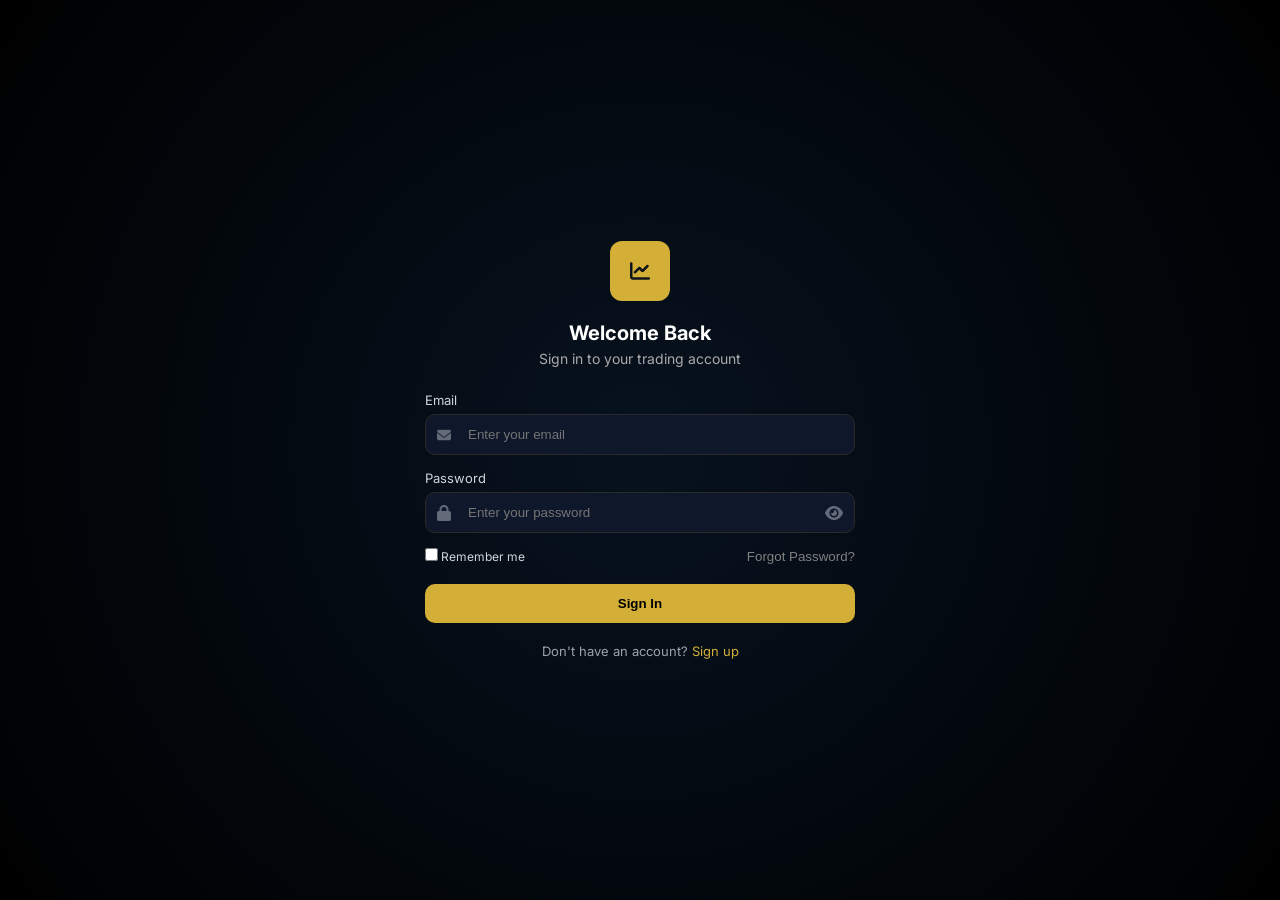
<file: Frontend/buysignal.html>
<!DOCTYPE html>
<html lang="en">
<head>
  <meta charset="UTF-8">
  <title>Buy Signal Dashboard</title>
  <link rel="stylesheet" href="buysignal.css">
</head>
<body>

<div class="dashboard">

  <!-- HAMBURGER -->
  <div class="hamburger-menu" id="hamburgerBtn">☰</div>
  <div class="sidebar-overlay" id="sidebarOverlay"></div>

  <!-- SIDEBAR -->
  <aside class="sidebar">

    <!-- TOP LOGO AREA -->
      <div class="sidebar-top">
  <img src="images/trade.png" class="logo-img">
  <div class="brand-text">
    <h2 class="brand-title">TradeSignal</h2>
    <p class="brand-subtitle">Pro Trading</p>
  </div>
</div>

    <ul class="menu">
      <li>
        <img src="images/i (16).png"> Dashboard
      </li>
      <li class="active">
        <img src="images/i (17).png"> Buy Signals
      </li>
      <li>
        <img src="images/i (18).png"> Signal History
      </li>
      <li>
        <img src="images/i (19).png"> Wallet
      </li>
      <li>
        <img src="images/i (20).png"> Analytics
      </li>
      <li>
        <img src="images/i (21).png"> Settings
      </li>
    </ul>

    <div class="user">

  <!-- LEFT IMAGE -->
  <img src="images/img (1).png" alt="user" class="pic">

  <!-- CENTER TEXT -->
  <div class="user-info">
    <p class="name">John Trader</p>
    <span class="role">Premium Account</span>
  </div>

  <!-- RIGHT ICON -->
  <img src="images/i (22).png" class="arrow1">

</div>

  </aside>

  <!-- MAIN -->
  <main class="main">

    <!-- HEADER -->
    <div class="header-box">

      <div class="header-left">
        <h2>Buy Signal Dashboard</h2>
        <p>Select and purchase trading signals</p>
      </div>

      <div class="header-right">

        <div class="wallet">
          <img src="images/i (13).png">
          <div>
            <span>Ethereum</span>
            <h4 id="topWalletBalance">$0</h4>
          </div>
        </div>

        <div class="bell">
          <img src="images/i (14).png">
        </div>

      </div>

    </div>

    <!-- MAIN BOX -->
    <div class="main-box">
        <div class="top-row">

  <div>
    <h3>Purchase New Signal</h3>
    <p>Select trading asset to continue</p>
  </div>

  <div class="top-action">
    <button class="btn">+ New Signal</button>
  </div>

</div>
      <div class="content-row">
      <div class="left">
        <!-- CARDS -->
        <div class="cards-box">
          <div class="asset-header">

  <div class="asset-left">
    <h4>Select Trading Asset</h4>
  </div>

  <div class="search-bar">
    <img src="images/i (23).png">
    <input type="text"  id="searchInput" placeholder="Search coins...">
  </div>

</div>
        <div class="grid">

  <!-- CARD -->
  <div class="card" data-id="1" data-name="Ethereum" data-price="125">
    
    <!-- LEFT -->
    <div class="card-left">
      
      <!-- TOP -->
      <div class="top">
        <img src="images/container (2).png">
        <div>
          <h4>Ethereum</h4>
          <p class="sub">ETH/USDT</p>
        </div>
      </div>

      <!-- BOTTOM -->
      <p class="label">Signal Price</p>

    </div>

    <!-- RIGHT -->
    <div class="card-right">
      <input type="radio" name="asset" class="select-radio">
      <p class="price">$125.00</p>
    </div>

  </div>


  <!-- BITCOIN -->
  <div class="card" data-id="2" data-name="Bitcoin" data-price="150">
    
    <div class="card-left">
      <div class="top">
        <img src="images/container (3).png">
        <div>
          <h4>Bitcoin</h4>
          <p class="sub">BTC/USDT</p>
        </div>
      </div>
      <p class="label">Signal Price</p>
    </div>

    <div class="card-right">
      <input type="radio" name="asset" class="select-radio">
      <p class="price">$150.00</p>
    </div>

  </div>


  <!-- GOLD -->
  <div class="card" data-id="3" data-name="Gold" data-price="200">
    
    <div class="card-left">
      <div class="top">
        <img src="images/container (4).png">
        <div>
          <h4>Gold</h4>
          <p class="sub">XAU/USD</p>
        </div>
      </div>
      <p class="label">Signal Price</p>
    </div>

    <div class="card-right">
      <input type="radio" name="asset" class="select-radio">
      <p class="price">$200.00</p>
    </div>

  </div>


  <!-- SILVER -->
  <div class="card" data-id="4" data-name="Silver" data-price="100">
    
    <div class="card-left">
      <div class="top">
        <img src="images/container (5).png">
        <div>
          <h4>Silver</h4>
          <p class="sub">XAG/USD</p>
        </div>
      </div>
      <p class="label">Signal Price</p>
    </div>

    <div class="card-right">
      <input type="radio" name="asset" class="select-radio">
      <p class="price">$100.00</p>
    </div>

  </div>


  <!-- EUR/USD -->
  <div class="card" data-id="5" data-name="EUR/USD" data-price="90">
    
    <div class="card-left">
      <div class="top">
        <img src="images/container (6).png">
        <div>
          <h4>EUR/USD</h4>
          <p class="sub">Forex Pair</p>
        </div>
      </div>
      <p class="label">Signal Price</p>
    </div>

    <div class="card-right">
      <input type="radio" name="asset" class="select-radio">
      <p class="price">$90.00</p>
    </div>

  </div>


  <!-- OIL -->
  <div class="card" data-id="6" data-name="Shell Oil" data-price="175">
    
    <div class="card-left">
      <div class="top">
        <img src="images/container (7).png">
        <div>
          <h4>Shell Oil</h4>
          <p class="sub">Commodity</p>
        </div>
      </div>
      <p class="label">Signal Price</p>
    </div>

    <div class="card-right">
      <input type="radio" name="asset" class="select-radio">
      <p class="price">$175.00</p>
    </div>

  </div>

</div>
        </div>

      </div>

      <!-- RIGHT SIDE -->
      <div class="right">

        <div class="summary">

  <h3>Purchase Summary</h3>

  <div class="summary-details">

    <div class="row">
      <span>Selected Asset</span>
      <p id="assetName">Ethereum</p>
    </div>

    <div class="row">
      <span>Quantity</span>
      <div class="qty">
        <p>1</p>
        <span class="fixed">Fixed</span>
      </div>
    </div>

    <div class="row">
      <span>Signal Price</span>
      <p id="price">$125.00</p>
    </div>

  </div>

  <!-- BALANCE BOX -->
  <div class="balance-box">
    <div class="balance-row">
      <span>Available Balance</span>
      <p id="availableBalance">$0.00</p>
    </div>
    <div class="balance-row">
      <span>After Purchase</span>
      <p id="afterBalance" class="green">$12,325.00</p>
    </div>
  </div>

  <!-- TOTAL -->
  <div class="total">
    <span>Total Amount</span>
    <h2 id="total">$125.00</h2>
  </div>

  <button class="buy" id="buySignalBtn">
  <img src="images/svg (21).png" class="btn-icon">
  Buy Signal
</button>

  <p class="note">Only one signal allowed per transaction</p>

</div>
        <div class="transaction">

  <div class="t-icon">
    <img src="images/transaction (1).png">
  </div>

  <div class="t-text">
    <h4>Secure Transaction</h4>
    <p>
      All purchases are encrypted and processed securely.
      Your signal will be activated immediately after payment.
    </p>
  </div>

</div>

      </div>

    </div>

    <!-- RECENT -->
    <div class="recent">
      <h3>Recent Signal Purchases</h3>
      <div class="recent-cards">
        <div class="r-card">
          <div class="r-card-left">
            <img src="images/container (2).png">
            <div>
              <h4>Ethereum</h4>
              <p>2 hours ago</p>
            </div>
          </div>
          <div class="r-card-badge active">Active</div>
          <div class="r-card-bottom">
            <span class="price">Price: $125.00</span>
            <span class="qty">Qty: 1</span>
          </div>
        </div>
        <div class="r-card">
          <div class="r-card-left">
            <img src="images/container (3).png">
            <div>
              <h4>Bitcoin</h4>
              <p>1 day ago</p>
            </div>
          </div>
          <div class="r-card-badge expired">Expired</div>
          <div class="r-card-bottom">
            <span class="price">Price: $150.00</span>
            <span class="qty">Qty: 1</span>
          </div>
        </div>
        <div class="r-card">
          <div class="r-card-left">
            <img src="images/container (4).png">
            <div>
              <h4>Gold</h4>
              <p>3 days ago</p>
            </div>
          </div>
          <div class="r-card-badge active">Active</div>
          <div class="r-card-bottom">
            <span class="price">Price: $200.00</span>
            <span class="qty">Qty: 1</span>
          </div>
        </div>
      </div>
    </div>

  </main>

</div>
</div>
  <script src="buysignal.js"></script>
  <script>
    // Responsive Sidebar Toggle
    const hamburgerBtn = document.getElementById('hamburgerBtn');
    const sidebar = document.querySelector('.sidebar');
    const overlay = document.getElementById('sidebarOverlay');

    if (hamburgerBtn) {
      hamburgerBtn.addEventListener('click', () => {
        sidebar.classList.toggle('active');
        overlay.classList.toggle('active');
      });
    }

    if (overlay) {
      overlay.addEventListener('click', () => {
        sidebar.classList.remove('active');
        overlay.classList.remove('active');
      });
    }
  </script>
</body>
</html>
</file>
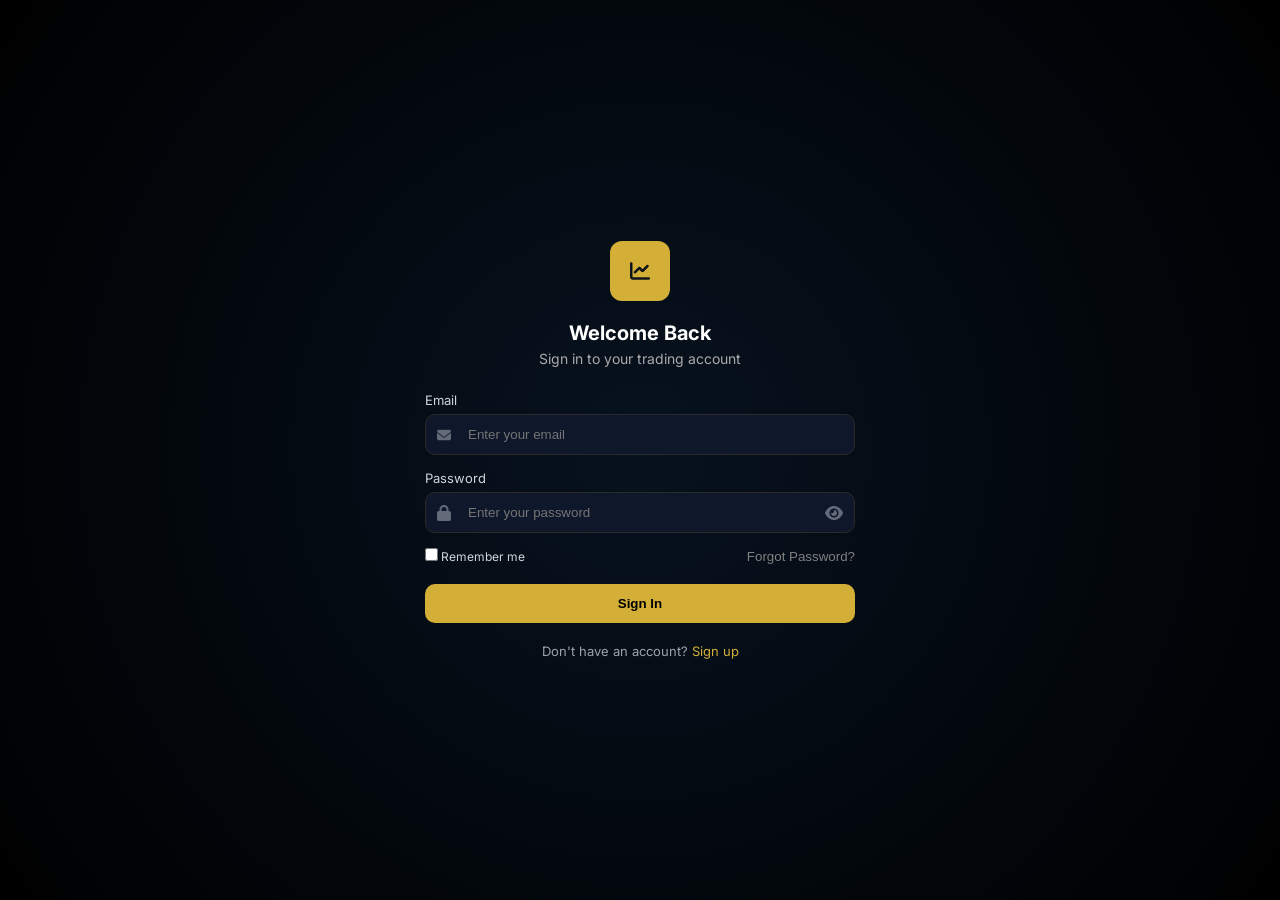
<file: Frontend/login.html>
<!DOCTYPE html>
<html lang="en">
<head>
<meta charset="UTF-8">
<meta name="viewport" content="width=device-width, initial-scale=1.0">
<title>Login</title>
<link href="https://fonts.googleapis.com/css2?family=Inter:wght@300;400;600;700&display=swap" rel="stylesheet">
<link rel="stylesheet" href="login.css">
</head>

<body>

<div class="login-container">

  <div class="login-icon">
    <img src="images/arrow (1).png">
  </div>

  <h1>Welcome Back</h1>
  <p class="subtext">Sign in to your trading account</p>

  <form>

    <div class="input-group">
      <label>Email</label>
      <div class="input-wrapper">
        <img src="images/envelope icon.png" class="input-icon">
        <input id="loginEmail" type="email" placeholder="Enter your email" class="input-box icon-padding">
      </div>
    </div>

    <div class="input-group">
      <label>Password</label>
      <div class="input-wrapper">
        <img src="images/lock.png" class="input-icon">
        <input id="passwordField" type="password" placeholder="Enter your password" class="input-box icon-padding-right">
        <img src="images/eye icon.png" id="togglePassword" class="input-icon-right" style="cursor:pointer;">
      </div>
    </div>

    <div class="options">
      <label><input type="checkbox"> Remember me</label>
     <button id="forgotBtn" class="forgot-btn">Forgot Password?</button>
    </div>

    <button class="login-btn" id="loginBtn">Sign In</button>
    <p id="statusMsg" class="status-msg" style="display:none;"></p>

  </form>

  <!-- ❌ Divider & Social removed -->

  <div class="footer">
    Don't have an account? <a href="signup.html">Sign up</a>
  </div>

</div>

<script src="login.js"></script>
</body>
</html>
</file>
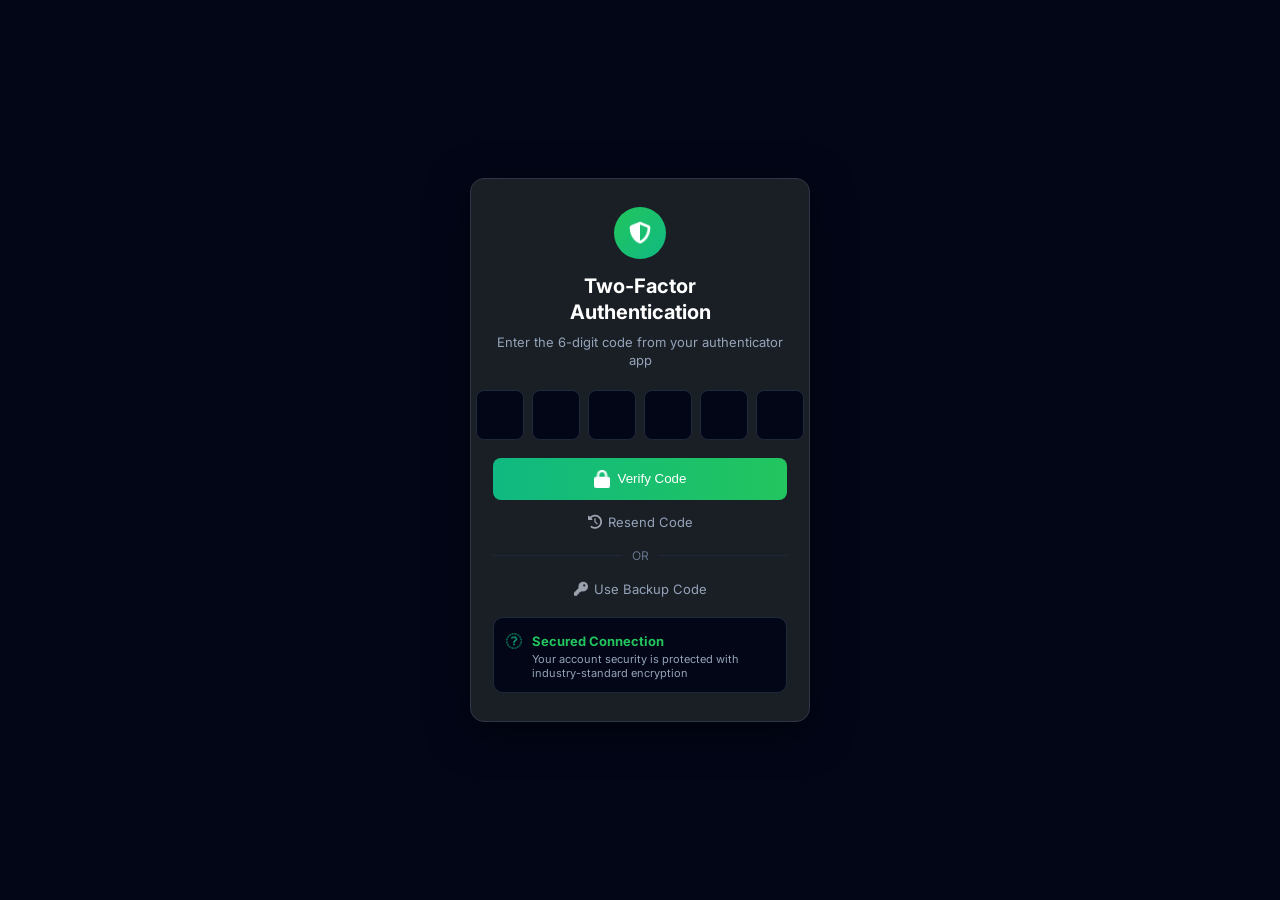
<file: Frontend/otp.html>
<!DOCTYPE html>
<html lang="en">
<head>
  <meta charset="UTF-8">
  <title>OTP Verification</title>
  <link rel="stylesheet" href="otp.css">
  <link href="https://fonts.googleapis.com/css2?family=Inter:wght@400;500;600&display=swap" rel="stylesheet">
</head>
<body>

<div class="otp-container">

  <div class="otp-card">

    <div class="icon-circle">
      <img src="images/i.png">
    </div>
    <h2>Two-Factor<br>Authentication</h2>

    <!-- Subtitle forced into 2 lines -->
    <p class="subtitle">
      Enter the 6-digit code from your
      authenticator <br>app
    </p>

    <div class="otp-inputs">
      <input maxlength="1">
      <input maxlength="1">
      <input maxlength="1">
      <input maxlength="1">
      <input maxlength="1">
      <input maxlength="1">
    </div>

    <button class="verify-btn">
      <img src="images/svg (13).png">
      Verify Code
    </button>

    <!-- Resend -->
    <div class="action-link">
      <img src="images/i (1).png">
      <span>Resend Code</span>
    </div>

    <div class="divider"><span>OR</span></div>

    <!-- Backup -->
    <div class="action-link">
      <img src="images/i@3x.png">
      <span>Use Backup Code</span>
    </div>

    <div class="secure-box">
      <img src="images/svg (14).png">
      <div>
        <strong>Secured Connection</strong>
        <p>Your account security is protected with industry-standard encryption</p>
      </div>
    </div>

  </div>

</div>

<script src="otp.js"></script>
</body>
</html>
</file>
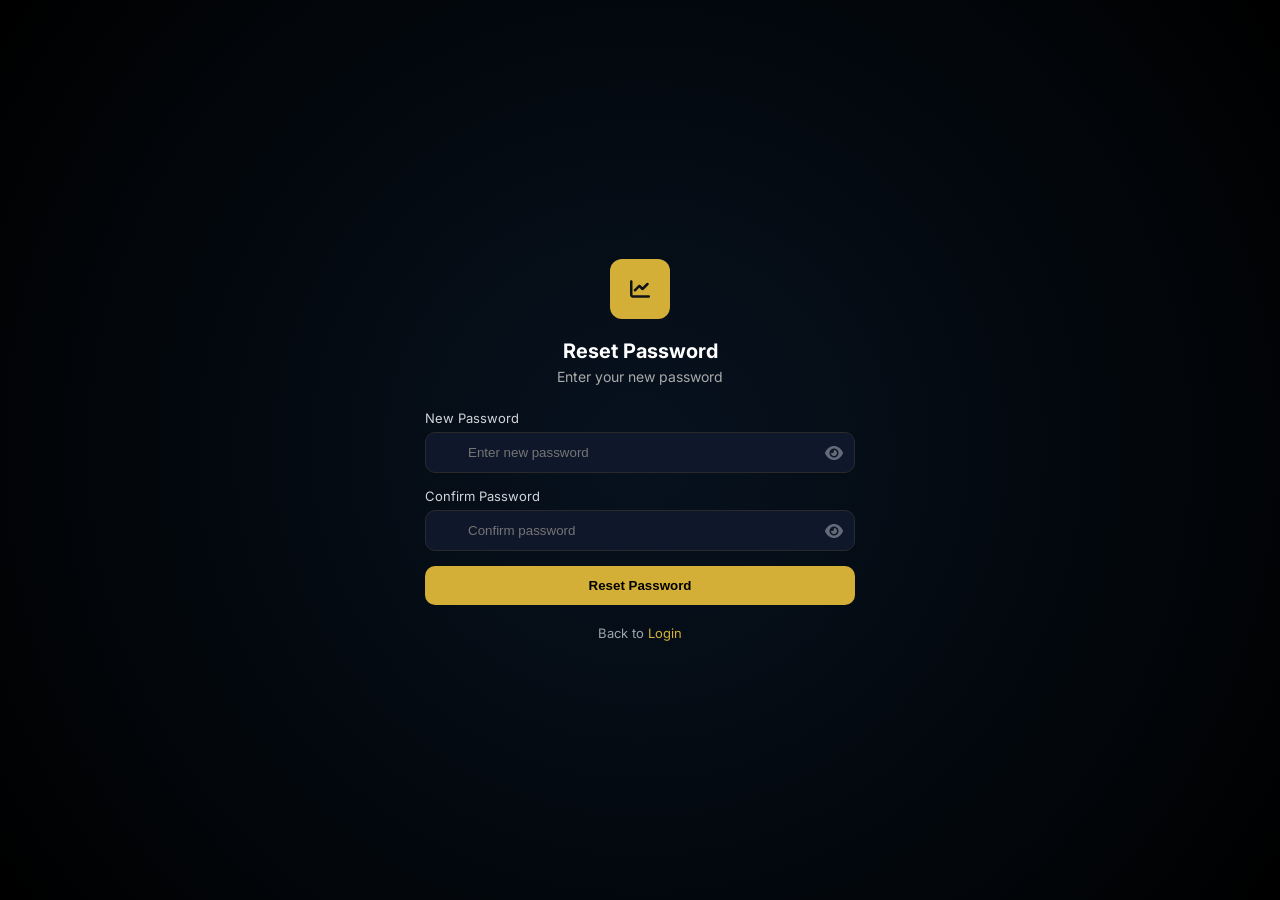
<file: Frontend/reset-password.html>
<!DOCTYPE html>
<html lang="en">

<head>
  <meta charset="UTF-8">
  <meta name="viewport" content="width=device-width, initial-scale=1.0">
  <title>Reset Password</title>
  <link href="https://fonts.googleapis.com/css2?family=Inter:wght@300;400;600;700&display=swap" rel="stylesheet">
  <link rel="stylesheet" href="login.css">
</head>

<body>

  <div class="login-container">

    <div class="login-icon">
      <img src="images/arrow (1).png">
    </div>

    <h1>Reset Password</h1>
    <p class="subtext">Enter your new password</p>

    <form id="resetForm">

      <div class="input-group">
        <label>New Password</label>
        <div class="input-wrapper">

          <input id="newPassword" type="password" placeholder="Enter new password" class="input-box icon-padding-right">

          <img src="images/eye icon.png" id="toggleNewPassword" class="input-icon-right" style="cursor:pointer;">

        </div>
      </div>

      <div class="input-group">
        <label>Confirm Password</label>
        <div class="input-wrapper">

          <input id="confirmPassword" type="password" placeholder="Confirm password"
            class="input-box icon-padding-right">

          <img src="images/eye icon.png" id="toggleConfirmPassword" class="input-icon-right" style="cursor:pointer;">

        </div>
      </div>

      <button class="login-btn">Reset Password</button>

    </form>

    <div class="footer">
      Back to <a href="login.html">Login</a>
    </div>

  </div>
  <script src="reset-password.js"></script>
</body>

</html>
</file>
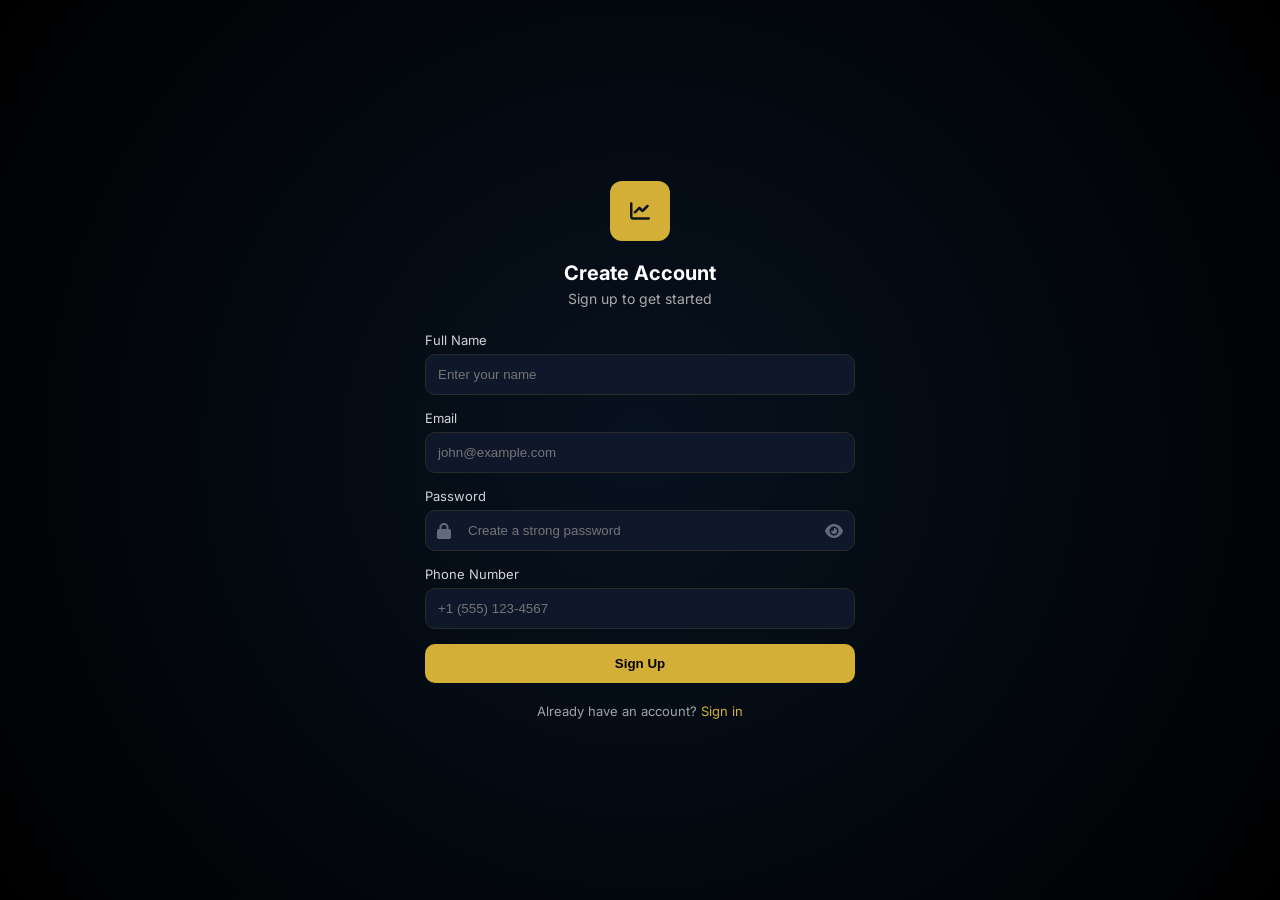
<file: Frontend/signup.html>
<!DOCTYPE html>
<html lang="en">

<head>
  <meta charset="UTF-8">
  <meta name="viewport" content="width=device-width, initial-scale=1.0">
  <title>Sign Up</title>
  <link href="https://fonts.googleapis.com/css2?family=Inter:wght@300;400;600;700&display=swap" rel="stylesheet">
  <link rel="stylesheet" href="login.css">
</head>

<body>

  <div class="login-container">

    <div class="login-icon">
      <img src="images/arrow (1).png">
    </div>

    <h1>Create Account</h1>
    <p class="subtext">Sign up to get started</p>

    <form>

      <div class="input-group">
        <label>Full Name</label>
        <div class="input-wrapper">
          <input id="signupName" type="text" placeholder="Enter your name" class="input-box">
        </div>
      </div>

      <div class="input-group">
        <label>Email</label>
        <div class="input-wrapper">
          <input id="signupEmail" type="email" placeholder="john@example.com" class="input-box">
        </div>
      </div>

      <div class="input-group">
        <label>Password</label>
        <div class="input-wrapper">

          <img src="images/lock.png" class="input-icon">

          <!-- PASSWORD INPUT -->
          <input id="signupPassword" type="password" placeholder="Create a strong password"
            class="input-box icon-padding-right">


          <img src="images/eye icon.png" id="toggleSignupPassword" class="input-icon-right" style="cursor:pointer;">

        </div>
      </div>

      <div class="input-group">
        <label>Phone Number</label>
        <div class="input-wrapper">
          <input type="text" placeholder="+1 (555) 123-4567" class="input-box">
        </div>
      </div>

      <button id="signupBtn" class="login-btn">Sign Up</button>
      <p id="statusMsg" class="status-msg" style="display:none;"></p>
    </form>

    <div class="footer">
      Already have an account? <a href="login.html">Sign in</a>
    </div>

  </div>
  <script src="signup.js"></script>
</body>

</html>
</file>
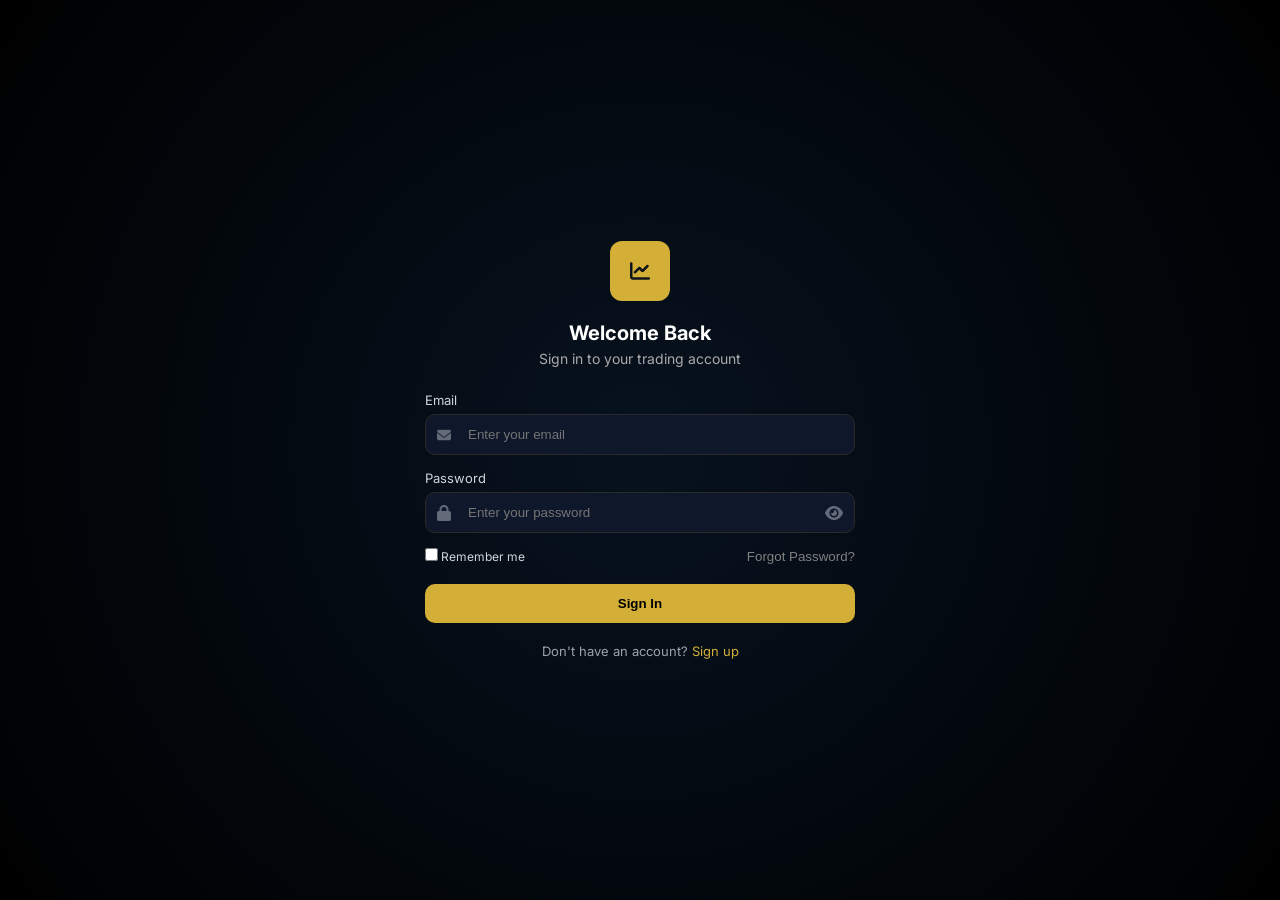
<file: Frontend/transaction.html>
<!DOCTYPE html>
<html lang="en">
<head>
<meta charset="UTF-8">
<meta name="viewport" content="width=device-width, initial-scale=1.0">
<title>Transaction History</title>
<link href="https://fonts.googleapis.com/css2?family=Inter:wght@400;500;600&display=swap" rel="stylesheet">
<link rel="stylesheet" href="transaction.css">
</head>

<body>

<div class="layout">

<!-- SIDEBAR -->
<div class="sidebar">
  <div class="logo">
    <img src="images/div (3).png" class="logo-icon">
    Wallet
  </div>

  <div class="menu" onclick="goTo('wallet.html')">
  <img src="images/i (5).png">
  <span>Dashboard</span>
</div>

<div class="menu active" onclick="goTo('transactions.html')">
  <img src="images/svg (15).png">
  <span>Transactions</span>
</div>
</div>
<!-- MAIN -->
<div class="main">

<!-- HEADER -->
<div class="header-box">
  <div class="header">
<div class="hamburger" onclick="toggleSidebar()">
  ☰
</div>
    <div class="header-left">
      <h2>Transaction History</h2>
      <p>Track your transactions</p>
    </div>

    <div class="header-right">
      <div class="wallet-badge">
        <img src="images/i (2).png">
      </div>

      <button class="balance">$100.00</button>

      <div class="live">
        <span class="dot"></span> Live
      </div>

      <img src="images/i (3).png" class="icon">
      <img src="images/img.png" class="avatar">
    </div>

  </div>
</div>

<!-- CARD -->

<div class="card">

<div class="card-header">

<h3>Transaction History</h3>

<div class="filters">

<select>
<option>All Types</option>
</select>

<input type="date" class="date-input" placeholder="mm/dd/yyyy">

<button class="filter-btn">Filter</button>

</div>

</div>

<table>

<thead>

<tr>
<th>Date</th>
<th>Type</th>
<th>Amount</th>
<th>Status</th>
<th>Action</th>
</tr>

</thead>

<tbody>

<tr>

<td class="date">
Dec 28, 2024
<small>10:32 AM</small>
</td>

<td>
  <div style="display:flex; align-items:center; gap:10px;">
    
    <img src="images/div (19).png" style="width:29px; height:42px;">

    <div>
      <div style="font-weight:600;">Trade</div>
      
    </div>

  </div>
</td>

<td class="profit">+$2,450.00</td>

<td class="completed">Completed</td>

<td class="view">View</td>

</tr>

<tr>

<td class="date">
Dec 27, 2024
<small>03:15 PM</small>
</td>

<td>
  <div style="display:flex; align-items:center; gap:10px;">
    
    <img src="images/arrow purple.png" style="width:29px; height:42px;">

    <div>
      <div style="font-weight:600;">Withdrawl</div>
      
    </div>

  </div>
</td>

<td class="loss">-$5,000.00</td>

<td class="pending">Pending</td>

<td class="view">View</td>

</tr>

<tr>

<td class="date">
Dec 26, 2024
<small>11:48 AM</small>
</td>

<td>
  <div style="display:flex; align-items:center; gap:10px;">
    
    <img src="images/arrow blue.png" style="width:29px; height:42px;">

    <div>
      <div style="font-weight:600;">Deposit</div>
      
    </div>

  </div>
</td>

<td class="profit">+$10,000.00</td>

<td class="completed">Completed</td>

<td class="view">View</td>

</tr>
<tr>
  <td class="date">
    Dec 25, 2024
    <small>09:22 AM</small>
  </td>
  <td>
  <div style="display:flex; align-items:center; gap:10px;">
  
    <img src="images/arrow green.png" style="width:29px; height:42px;">
    <div>
      <div style="font-weight:600;">Trade</div>
      
    </div>

  </div>
</td>
  <td class="loss">-$1,320.00</td>
  <td class="completed">Completed</td>
  <td class="view">View</td>
</tr>



</tbody>

</table>

<div class="footer">

<span>Showing 1-5 of 200 transactions</span>

<div class="pagination">

<button>Previous</button>
<button class="active">1</button>
<button>2</button>
<button>3</button>
<button>Next</button>

</div>

</div>

</div>

</div>
</div>
<script src="wallet.js"></script>
</body>
</html>
</file>
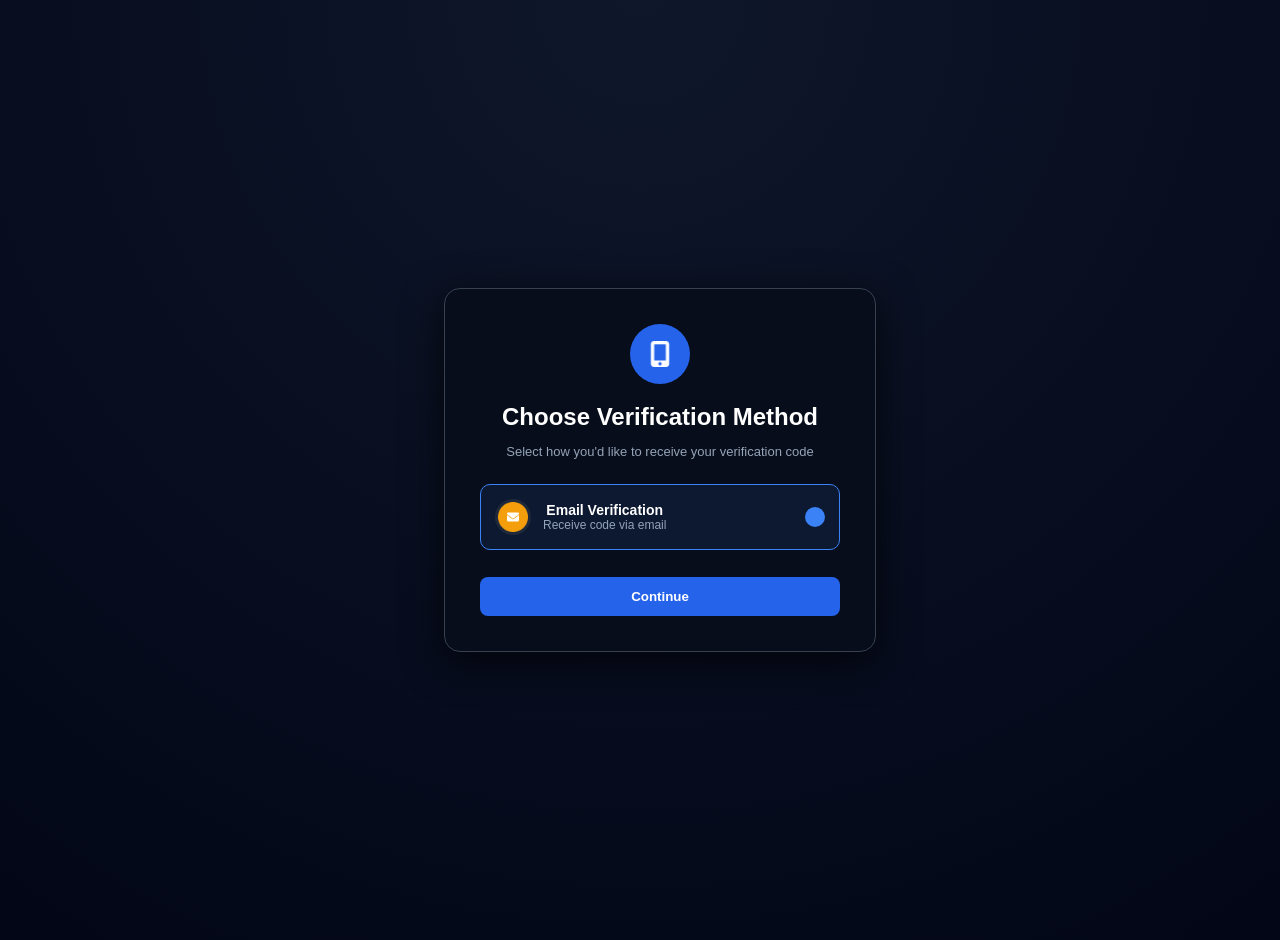
<file: Frontend/verify.html>
<!DOCTYPE html>
<html lang="en">
<head>
  <meta charset="UTF-8">
  <title>Verification</title>
  <link rel="stylesheet" href="verify.css">
</head>
<body>

<div class="verify-container">

  <div class="verify-box">

    <div class="icon-circle">
  <img src="images/svg (12).png" alt="">
</div>
    <h2>Choose Verification Method</h2>
    <p class="subtitle">Select how you'd like to receive your verification code</p>

    <!-- OPTION 2 -->
   <div class="verify-option active">
      <div class="left">
        <div class="icon">
      <img src="images/div (1).png" alt="">
    </div>
        <div>
          <h4>Email Verification</h4>
          <p>Receive code via email</p>
        </div>
      </div>
      <div class="radio"></div>
    </div>

    <button class="continue-btn">Continue</button>

  </div>

</div>

<script src="verify.js"></script>
</body>
</html>
</file>
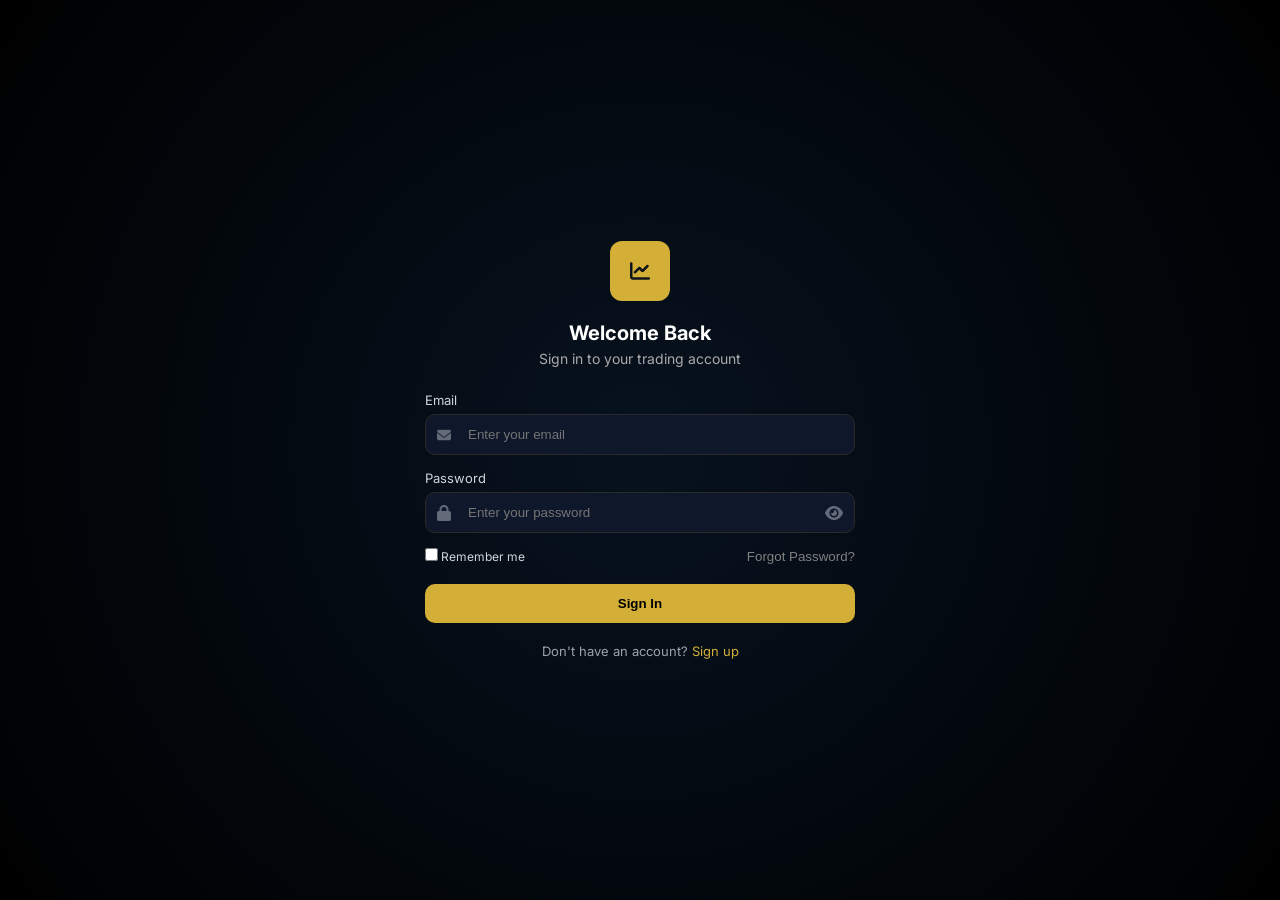
<file: Frontend/wallet.html>
<!DOCTYPE html>
<html lang="en">

<head>
  <meta charset="UTF-8">
  <title>Wallet Overview</title>

  <link rel="stylesheet" href="wallet.css">
  <link href="https://fonts.googleapis.com/css2?family=Inter:wght@400;500;600&display=swap" rel="stylesheet">
</head>

<body>

  <div class="layout">

    <!-- Sidebar -->
    <div class="sidebar">
      <div class="logo">
        <img src="images/div (3).png" class="logo-icon">
        <span>Wallet</span>
      </div>

      <div class="menu active" onclick="goTo('wallet.html')">
        <img src="images/i (5).png">
        <span>Dashboard</span>
      </div>

      <div class="menu" onclick="goTo('transaction.html')">
        <img src="images/svg (15).png">
        <span>Transactions</span>
      </div>
    </div>

    <!-- 🔥 HEADER OUTSIDE MAIN -->
    <div class="header-box">
      <div class="header">
        <div class="hamburger" onclick="toggleSidebar()">☰</div>
        <div class="header-left">
          <h2>Wallet Overview</h2>
          <p>Track your financial performance</p>
        </div>

        <div class="header-right">
          <div class="wallet-badge">
            <img src="images/i (2).png">
          </div>

          <button class="balance" id="walletBalanceBtn">$0.00</button>

          <div class="live">
            <span class="dot"></span> Live
          </div>

          <img src="images/i (3).png" class="icon">
          <img src="images/img.png" class="avatar">
        </div>

      </div>
    </div>

    <!-- Main -->
    <div class="main">

      <!-- CARDS -->
      <div class="cards">
        <div class="card total">
          <div class="card-top">
            <img src="images/div (4).png">
            <span class="badge">
              <span class="dot"></span> Live
            </span>
          </div>
          <p>Total Balance</p>
          <h3 id="walletTotalBalance">$0.00</h3>
          <span class="growth">
            <img src="images/svg (16).png" class="trend-icon">
            +12.5%
          </span>
        </div>

        <div class="card">
          <div class="card-top">
            <img src="images/div (5).png">
          </div>
          <p>Total Deposit</p>
          <h3 id="walletTotalDeposit">$0.00</h3>
          <small>45 transactions</small>
        </div>

        <div class="card">
          <div class="card-top">
            <img src="images/div (6).png">
          </div>
          <p>Total Withdrawal</p>
          <h3 id="walletTotalWithdrawal">$0.00</h3>
          <small>28 transactions</small>
        </div>

        <div class="card profit">
          <div class="card-top">
            <img src="images/div (7).png">
          </div>
          <p>Total Profit</p>
          <h3 id="walletTotalProfit">$0.00</h3>
          <small>+63.2% ROI</small>
        </div>
      </div>

      <!-- LOSS -->
      <div class="loss-card">
        <div class="card-top">
          <img src="images/div (8).png">
        </div>
        <p>Total Loss</p>
        <h3 id="walletTotalLoss">$0.00</h3>
        <span class="loss">-17.8% ROI</span>
      </div>

      <!-- BOTTOM -->
      <div class="bottom">

        <!-- LEFT -->
        <div class="graph-box">
          <div class="box-header">
            <h4>Profit & Loss Overview</h4>

            <img src="images/i (6).png" class="box-icon">
          </div>

          <div class="graph">Put Here Graph</div>

          <div class="mini-cards">
            <div class="mini green">
              <span>
                <img src="images/i (7).png" class="mini-icon">
                Profit Trades
              </span>
              <h5>142</h5>
              <small>71% Win Rate</small>
            </div>

            <div class="mini red">
              <span>
                <img src="images/i (8).png" class="mini-icon">
                Loss Trades
              </span>
              <h5>58</h5>
              <small>29% Loss Rate</small>
            </div>
          </div>
        </div>

        <!-- RIGHT -->
        <div class="graph-box big">
          <div class="box-header">
            <h4>Trade Performance</h4>

            <div class="tabs">
              <span class="active">7D</span>
              <span>30D</span>
              <span>90D</span>
            </div>
          </div>

          <div class="stats">
            <div class="stat dark">
              <p>Total Trades</p>
              <h3>200</h3>
              <small>
                <img src="images/Frame.png" class="small-icon">
                +18 this week
              </small>
            </div>

            <div class="stat green">
              <p>Winning Trades</p>
              <h3>142</h3>
              <div class="bar green-bar"></div>
            </div>

            <div class="stat red">
              <p>Losing Trades</p>
              <h3>58</h3>
              <div class="bar red-bar"></div>
            </div>
          </div>

          <div class="graph">Put Here Graph</div>
        </div>

      </div>

    </div>

  </div>

  <script src="wallet.js"></script>
</body>

</html>
</file>
<file: Frontend/style.css>
body {
  margin: 0;
  font-family: 'Inter', sans-serif;
  background: black;
  padding-top: 50px;
}

.container {
  max-width: 1200px;
  margin: auto;
  padding: 0 20px;
}


.navbar {
  position: fixed;
  top: 0;
  left: 0;
  width: 100%;
  z-index: 1000;
  background: #000;
  box-shadow: 0 2px 6px rgba(0, 0, 0, 0.5);
  transition: all 0.3s ease;
}

.nav-container {
  max-width: 1200px;
  margin: auto;
  padding: 8px 20px;
  display: flex;
  align-items: center;
  justify-content: space-between;
}

/* Logo */
.logo {
  display: flex;
  align-items: center;
  gap: 10px;
  font-weight: 600;
  color: #d4af37;
}

.logo img {
  width: 36px;
  height: 36px;
}

/* Nav links */
nav {
  display: flex;
  gap: 20px;
  align-items: center;
}

nav a {
  color: #fff;
  background: transparent;
  text-decoration: none;
  position: relative;
  padding: 10px 15px;
  transition: all 0.3s ease;
}

nav a:hover::after {
  content: "";
  position: absolute;
  left: 0;
  bottom: 0;
  width: 100%;
  height: 2px;
  background: #d4af37;
  border-radius: 2px;
}

.btn-yellow {
  background: #d4af37;
  border: none;
  padding: 8px 16px;
  border-radius: 6px;
  font-weight: 600;
  color: #000;
}

/* Hamburger */
.hamburger {
  display: none;
  flex-direction: column;
  gap: 5px;
  cursor: pointer;
  z-index: 1001;
}

.hamburger span {
  display: block;
  width: 28px;
  height: 3px;
  background-color: #d4af37;
  border-radius: 2px;
  transition: all 0.3s ease;
}

@media(max-width: 768px) {
  .hamburger {
    display: flex;
  }

  nav {
    display: none;
    flex-direction: column;
    width: 100%;
    background: rgba(0, 0, 0, 0.95);
    backdrop-filter: blur(10px);
    position: absolute;
    top: 100%;
    left: 0;
    padding: 20px 0;
    gap: 15px;
    z-index: 999;
    border-top: 1px solid rgba(212, 175, 55, 0.2);
    box-shadow: 0 10px 20px rgba(0, 0, 0, 0.5);
  }

  nav.active {
    display: flex;
  }

  nav a {
    width: 100%;
    text-align: center;
    padding: 12px 0;
    font-size: 18px;
  }

  nav .btn-yellow {
    margin: 5px 20px;
    width: calc(100% - 40px);
    display: block;
    box-sizing: border-box;
  }

  .nav-container {
    padding: 15px 20px;
  }
}


.btn-outline {
  border: 1px solid #d4af37;
  background: transparent;
  color: #d4af37;
  padding: 10px 18px;
  border-radius: 6px;
}

.hero {
  padding: 80px 20px 60px;
  text-align: center;
  background:
    linear-gradient(180deg, rgba(0, 0, 0, 0.8) 0%, rgba(0, 0, 0, 0.7) 50%, #000 100%),
    url("images/Stock and Share Market Trading.png");
  background-size: cover;
  background-position: center;
  background-repeat: no-repeat;
  position: relative;
  color: #fff;
}

.hero-inner {
  position: relative;
  z-index: 1;
  max-width: 950px;
  margin: auto;
}

.badge {
  background: rgba(212, 175, 55, 0.08);
  color: #d4af37;
  padding: 6px 14px;
  border-radius: 20px;
  font-size: 12px;
  margin: 0 auto 20px;
  display: flex;
  justify-content: center;
  align-items: center;
  border: 1px solid rgba(212, 175, 55, 0.2);
  max-width: 300px;
}

.hero h1 {
  font-size: 50px;
  line-height: 1.2;
  margin-bottom: 20px;
}

@media (max-width: 768px) {
  .hero h1 {
    font-size: 32px;
  }
}

.hero h1 span {
  color: #d4af37;
}

.hero-text {
  color: rgba(255, 255, 255, 0.85);
  margin: 0 auto 30px;
  line-height: 1.6;
  font-size: 16px;
  max-width: 850px;
}

.hero-buttons {
  display: flex;
  justify-content: center;
  gap: 16px;
  margin-bottom: 60px;
}

.stats {
  display: flex;
  justify-content: center;
  align-items: center;
  gap: 25px;
  flex-wrap: wrap;
}

.stat-card {
  background: rgba(17, 17, 17, 0.8);
  border: 1px solid rgba(212, 175, 55, 0.2);
  padding: 25px 35px;
  border-radius: 16px;
  min-width: 200px;
  min-height: 110px;
  display: flex;
  flex-direction: column;
  align-items: center;
  justify-content: center;
  text-align: center;
  z-index: 1;
}

.stat-icon {
  width: 42px;
  height: 42px;
  object-fit: contain;
  margin-bottom: 10px;
}

.stat-card h3 {
  color: #d4af37;
  margin-bottom: 5px;
  font-size: 22px;
  font-weight: 400;
}

.stat-card p {
  color: #aaa;
  font-size: 13px;
}

.hero-logo {
  text-align: center;
  margin-top: 80px;
}

.hero-logo img {
  width: 20px;
  height: auto;
  display: inline-block;
}

.about {
  padding: 80px 20px;
  text-align: center;
}

.about h2 {
  font-size: 36px;
  margin-right: 30px;
  color: rgba(255, 255, 255, 1);
}

.about span {
  color: #d4af37;
}

.about-desc {
  color: #aaa;
  max-width: 750px;
  margin: 20px auto 60px;
  line-height: 1.7;
  font-size: 15px;
}

.about-row {
  display: flex;
  align-items: center;
  gap: 50px;
  justify-content: center;
  flex-wrap: wrap;
}

.about-image img {
  width: 400px;
  height: 350px;
  border-radius: 16px;
  border: 1px solid rgba(212, 175, 55, 0.2);
  object-fit: cover;
}

.about-text {
  max-width: 480px;
  text-align: left;
  font-size: 15px;
}

.about-text h3 {
  color: #d4af37;
  margin-bottom: 12px;
}

.about-text p {
  color: #bbb;
  margin-bottom: 15px;
  line-height: 1.7;
}

.about-text li {
  color: #ccc;
  margin-bottom: 10px;
  line-height: 1.6;
}

.custom-list {
  list-style: none;
  padding-left: 0;
  margin-top: 20px;
}

.custom-list li {
  position: relative;
  padding-left: 30px;
  margin-bottom: 12px;
  color: #ccc;
  font-size: 14px;
  line-height: 1.6;
}

.custom-list li::before {
  content: "";
  position: absolute;
  left: 0;
  top: 50%;
  transform: translateY(-50%);
  width: 18px;
  height: 18px;
  background: url("images/Margin.png") no-repeat center center;
  background-size: contain;
}

/* ===================== */
/* FEATURES SECTION */
.features {
  display: grid;
  grid-template-columns: repeat(4, 1fr);
  gap: 24px;
  /* Figma jesa tight spacing */
  max-width: 1100px;
  /* IMPORTANT: container chhota kiya */
  margin: 60px auto 0;
  padding: 0 20px;
}

.feature-card {
  background: #0d0d0d;
  padding: 28px 22px;
  /* pehle 50px tha (too big) */
  border-radius: 16px;
  text-align: left;
  transition: 0.3s;
  border: 1px solid rgba(255, 255, 255, 0.05);
}

/* Hover (optional but figma jesa feel) */
.feature-card:hover {
  transform: translateY(-5px);
  border-color: rgba(212, 175, 55, 0.4);
}

/* Icon */
.feature-card img {
  width: 48px;
  height: 48px;
  padding: 10px;
  border-radius: 10px;
  margin-bottom: 14px;
  background: #d4af37;
}

/* Heading */
.feature-card h4 {
  font-size: 16px;
  margin-bottom: 10px;
  color: #fff;
  font-weight: 600;
}

/* Text */
.feature-card p {
  font-size: 13px;
  color: #aaa;
  line-height: 1.6;
}

@media (max-width: 576px) {
  .features {
    grid-template-columns: 1fr;
  }
}

/* RESPONSIVE BREAKPOINTS */
/* ===================== */

/* Large desktop */
@media (max-width: 1200px) {
  .features {
    grid-template-columns: repeat(3, 1fr);
  }
}

/* Laptop */
@media (max-width: 992px) {
  nav {
    margin-left: 0;
    gap: 20px;
  }

  .stats {
    flex-direction: column;
    align-items: center;
  }

  .features {
    grid-template-columns: repeat(2, 1fr);
  }

  .about-row {
    gap: 30px;
  }
}

/* Tablet */
@media (max-width: 768px) {
  .hero h1 {
    font-size: 32px;
  }

  .hero-text {
    font-size: 15px;
  }

  .about h2 {
    font-size: 28px;
    margin-right: 0;
  }

  .about-desc {
    font-size: 14px;
  }

  .about-image img {
    width: 100%;
    height: auto;
  }

  .about-text {
    max-width: 100%;
    text-align: center;
  }

  .features {
    grid-template-columns: 1fr;
    width: 100%;
  }
}

/* MOBILE RESPONSIVE FIXES */
@media(max-width: 480px) {

  /* HERO */
  .hero h1 {
    font-size: 26px;
    line-height: 1.3;
  }

  .hero-text {
    font-size: 14px;
    max-width: 95%;
    margin: 0 auto 20px;
  }

  .hero-buttons {
    flex-direction: column;
    gap: 12px;
  }

  /* STATS */
  .stats {
    flex-direction: column;
    gap: 15px;
  }

  .stat-card {
    width: 100%;
    padding: 20px;
  }

  .stat-card h3 {
    font-size: 18px;
  }

  .stat-card p {
    font-size: 13px;
  }

  /* ABOUT SECTION */
  .about-row {
    flex-direction: column;
    gap: 20px;
  }

  .about-image img {
    width: 100%;
    height: auto;
  }

  .about-text {
    max-width: 100%;
    text-align: center;
    font-size: 14px;
  }

  .about-desc {
    font-size: 13px;
    margin-bottom: 30px;
  }

  /* FEATURES CARDS */
  .features {
    grid-template-columns: 1fr;
    gap: 15px;
    width: 100%;
    margin: 20px auto 0;
  }

  .feature-card {
    padding: 20px;
  }

  .feature-card h4 {
    font-size: 14px;
  }

  .feature-card p {
    font-size: 13px;
  }

  /* NAVIGATION */
  nav {
    flex-direction: column;
    gap: 10px;
    margin-left: 0;
  }

  .btn-yellow,
  .btn-outline {
    width: 100%;
    text-align: center;
    padding: 10px 0;
  }
}

/* ===== TRADE SECTION ===== */
.trade-section {
  padding: 100px 20px;
  background: black;
  color: white;
  text-align: center;
}

/* Heading */
.trade-section h2 {
  font-size: 40px;
  margin-bottom: 10px;
}

.trade-section h2 span {
  color: #d4af37;
}

.subtitle {
  color: rgba(255, 255, 255, 0.75);
  font-size: 15px;
  margin-bottom: 60px;
}

.trade-section .cards .card {
  background: linear-gradient(180deg, #2a2a2a, #1a1a1a);
  border: 1px solid rgba(212, 175, 55, 0.2);
}

.cards {
  display: flex;
  justify-content: center;
  gap: 25px;
  flex-wrap: nowrap;
}

/* ===== CARD ===== */
.card {
  position: relative;
  width: 450px;
  min-height: 400px;
  border-radius: 16px;
  padding: 25px;
  text-align: left;
  overflow: hidden;
  border: 1px solid rgba(212, 175, 55, 0.2);
}

.card::before {
  content: "";
  position: absolute;
  inset: 0;
  background: url('images/stockk.jpg') center/cover no-repeat;
  opacity: 0.25;
  z-index: 0;
}

/* dark overlay */
.card::after {
  content: "";
  position: absolute;
  inset: 0;
  background: rgba(0, 0, 0, 0.7);
  z-index: 0;
}

.card * {
  position: relative;
  z-index: 1;
}


.card-header {
  display: flex;
  align-items: center;
  gap: 10px;
}

/* icon */
.icon-box {
  width: 48px;
  height: 48px;
  background: rgba(212, 175, 55, 0.15);
  border: 1px solid rgba(212, 175, 55, 0.4);
  border-radius: 8px;
  display: flex;
  align-items: center;
  justify-content: center;
}

.icon-box img {
  width: 20px;
  height: 20px;
}

/* text */
.card h3 {
  color: #d4af37;
  font-size: 18px;
}

.card p {
  color: rgba(255, 255, 255, 0.75);
  font-size: 14px;
  line-height: 1.6;
  margin: 15px 0;
}

/* list */
.custom-list {
  list-style: none;
  padding: 0;
}

.custom-list li {
  display: flex;
  align-items: center;
  gap: 10px;
  margin-bottom: 10px;
  font-size: 13px;
  color: rgba(255, 255, 255, 0.8);
}

/* icons */
.card1 .custom-list li::before,
.card2 .custom-list li::before {
  content: "";
  width: 16px;
  height: 16px;
  background-size: contain;
  background-repeat: no-repeat;
}

.card1 .custom-list li::before {
  background-image: url('images/SVG.png');
}

.card2 .custom-list li::before {
  background-image: url('images/SVG_margin.png');
}

/* ===== STATS ===== */
.trade-stats {
  display: flex;
  justify-content: space-between;
  margin-top: 30px;
  padding-top: 15px;
  border-top: 1px solid rgba(212, 175, 55, 0.3);
}

.trade-stats span {
  font-size: 13px;
  color: rgba(255, 255, 255, 0.7);
}

.trade-stats strong {
  display: block;
  color: #d4af37;
  font-size: 18px;
  margin-bottom: 4px;
}

.bottom-box {
  max-width: 950px;
  margin: 40px auto 100px;
  padding: 30px 40px;
  border-radius: 16px;
  background: radial-gradient(circle at center, rgba(212, 175, 55, 0.15), #0b0b0b 70%);
  border: 1px solid rgba(212, 175, 55, 0.25);
  box-shadow: 0 0 40px rgba(212, 175, 55, 0.08);
  text-align: center;
}

.bottom-box h3 {
  color: #d4af37;
  margin-bottom: 12px;
  font-size: 20px;
}

/* TEXT */
.bottom-box p {
  color: rgba(255, 255, 255, 0.75);
  font-size: 14px;
  line-height: 1.6;
  max-width: 650px;
  margin: 0 auto 20px;
}

/* TAGS WRAPPER */
.tags {
  display: flex;
  justify-content: center;
  flex-wrap: wrap;
  gap: 10px;
}

.tags span {
  padding: 6px 14px;
  border-radius: 20px;
  background: #111;
  border: 1px solid rgba(212, 175, 55, 0.3);
  font-size: 12px;
  color: rgba(255, 255, 255, 0.85);
  transition: 0.3s;
}

/* HOVER EFFECT */
.tags span:hover {
  background: rgba(212, 175, 55, 0.15);
  border-color: #d4af37;
}

/* SECTION */
.system {
  width: 100%;
  background: #1a1a1a;
  padding: 96px 0;
}

/* CONTAINER */
.container {
  max-width: 1200px;
  margin: auto;
  padding: 0 20px;
}

/* HEADING */
.system h2 {
  font-size: 36px;
  text-align: center;
  color: #fff;
}

.system h2 span {
  color: #d4af37;
}

.desc {
  color: #aaa;
  text-align: center;
  margin-top: 12px;
  margin-bottom: 50px;
}

/* STEPS */
.steps {
  display: flex;
  align-items: flex-start;
  justify-content: center;
  gap: 0px;
  flex-wrap: nowrap;

}

/* BOXES */
.box {
  position: relative;
  width: 260px;
  min-height: 340px;
  padding: 28px;
  border-radius: 14px;
  background: #0d0d0d;
  border: 1px solid rgba(212, 175, 55, 0.25);
  box-shadow: 0 0 20px rgba(212, 175, 55, 0.06);
  display: flex;
  flex-direction: column;
  align-items: flex-start;
}

/* NUMBER CIRCLE */
.num {
  position: absolute;
  top: -12px;
  right: -12px;
  width: 36px;
  height: 36px;
  font-size: 14px;
  background: #d4af37;
  color: #000;
  border-radius: 50%;
  display: flex;
  align-items: center;
  justify-content: center;
  font-weight: bold;
}

/* ICON IMAGE */
.icon {
  width: 40px;
  height: 40px;
  margin-bottom: 12px;
}

/* BOX TEXT */
.box h3 {
  color: #fff;
  font-size: 18px;
  margin-bottom: 10px;
}

.box p {
  color: #aaa;
  font-size: 14px;
  line-height: 1.7;
}

/* CONNECTOR LINE */
.line {
  width: 40px;
  height: 1px;
  top: 90px;
  background: rgba(212, 175, 55, 0.4);
  position: relative;

}

/* CTA */
.cta {
  width: 920px;
  max-width: 100%;
  margin: 50px auto 0;
  padding: 20px 30px;
  background: linear-gradient(90deg, rgba(212, 175, 55, 0.1) 0%, rgba(184, 148, 31, 0.1) 100%);
  border-radius: 12px;
  text-align: center;
  border: 1px solid rgba(212, 175, 55, 0.3);
}

.cta h3 {
  color: rgba(212, 175, 55, 1);
  margin-bottom: 10px;
}

.cta p {
  color: rgba(255, 255, 255, 0.85);
  margin-bottom: 15px;
  font-weight: 50;
}

.cta button {
  background: #d4af37;
  border: none;
  padding: 12px 25px;
  border-radius: 8px;
  cursor: pointer;
  font-weight: 600;
}

/* RESPONSIVE */
@media (max-width: 992px) {
  .steps {
    flex-wrap: wrap;
    justify-content: center;
  }

  .line {
    display: none;
  }

  .box {
    width: 90%;
    margin-bottom: 20px;
  }

  .cta {
    width: 90%;
  }
}

@media (max-width: 992px) {

  .container {
    width: 90%;
  }

  /* Trade Section Cards */
  .cards {
    flex-direction: column;
    align-items: center;
  }

  .card {
    width: 90%;
    height: auto;
  }

  .stats {
    justify-content: space-between;
    gap: 20px;
  }

  /* Bottom Box */
  .bottom-box {
    width: 90%;
    height: auto;
    padding: 20px;
  }

  .bottom-box p br {
    display: none;
  }

  /* System Steps */
  .steps {
    flex-wrap: wrap;
    justify-content: center;
    gap: 20px;
  }

  .box {
    width: 45%;
  }

  .line {
    display: none;
  }

  .cta {
    width: 90%;
  }
}

/* WHY SECTION */
.ems-why-section {
  background: radial-gradient(circle at center, #111 0%, #000 100%);
  padding: 100px 20px;
  text-align: center;
  color: #fff;
}

.ems-container {
  max-width: 950px;
  margin: auto;
}

/* HEADING */
.ems-heading {
  font-size: 38px;
  font-weight: 700;
  margin-bottom: 10px;
}

.ems-heading span {
  color: #d4af37;
}

/* SUBTITLE */
.ems-subtitle {
  color: #aaa;
  font-size: 14px;
  max-width: 600px;
  margin: 0 auto 60px;
}

/* CARDS GRID */
.ems-cards {
  display: grid;
  grid-template-columns: repeat(3, 1fr);
  gap: 25px;
}

@media (max-width: 992px) {
  .ems-cards {
    grid-template-columns: repeat(2, 1fr);
  }
}

@media (max-width: 600px) {
  .ems-cards {
    grid-template-columns: 1fr;
  }
}

/* CARD */
.ems-card {
  background: linear-gradient(180deg, #1a1a1a, #000000);
  border: 1px solid rgba(212, 175, 55, 0.2);
  border-radius: 14px;
  padding: 20px;
  display: flex;
  gap: 15px;
  text-align: left;
  transition: 0.3s;
  padding: 1px 8px 1px 8px;

}

.ems-card:hover {
  border-color: rgba(212, 175, 55, 0.5);
  box-shadow: 0 0 20px rgba(212, 175, 55, 0.15);
}

/* ICON */
.ems-icon-box {
  min-width: 40px;
  height: 40px;
  background: #d4af37;
  border-radius: 8px;
  display: flex;
  align-items: center;
  justify-content: center;
  margin-left: 10px;
  margin-top: 20px;
}

.ems-icon-img {
  width: 20px;
  height: 20px;
}

/* TEXT */
.ems-card-content h3 {
  font-size: 14px;
  margin-bottom: 5px;
  padding: 1px 8px 1px 8px;
  margin-top: 30px;
  margin-left: -9px;
}

.ems-card-content p {
  font-size: 15px;
  color: #aaa;
  line-height: 1.5;
  font-weight: 400;
  padding: 1px 8px 1px -10px;

}

/* CARD 1 */
.ems-card:nth-child(1) .ems-card-content p {
  max-width: 240px;
  min-height: 92px;
}

/* CARD 2 */
.ems-card:nth-child(2) .ems-card-content p {
  max-width: 240px;
  min-height: 75px;
}

/* CARD 3 */
.ems-card:nth-child(3) .ems-card-content p {
  max-width: 210px;
  min-height: 80px;
}

/* CARD 4 */
.ems-card:nth-child(4) .ems-card-content p {
  max-width: 230px;
  min-height: 85px;
}

/* CARD 5 */
.ems-card:nth-child(5) .ems-card-content p {
  max-width: 200px;
  min-height: 70px;
}

/* CARD 6 */
.ems-card:nth-child(6) .ems-card-content p {
  max-width: 250px;
  min-height: 65px;
}


/* STATS */
.ems-stats {
  display: grid;
  grid-template-columns: repeat(4, 1fr);
  gap: 20px;
  margin-top: 60px;
}

.ems-stat-box {
  background: #0d0d0d;
  border: 1px solid rgba(212, 175, 55, 0.2);
  border-radius: 10px;
  padding: 1px 8px 16px 1px
}

.ems-stat-box h4 {
  color: #d4af37;
  font-size: 22px;
  margin-bottom: 10px;
  margin-top: 15px;
  font-weight: 400;
}

.ems-stat-box p {
  font-size: 12px;
  color: #aaa;
  font-weight: 400;
}

/* PROFIT CALCULATOR (FINAL SIZE) */


* {
  margin: 0;
  padding: 0;
  box-sizing: border-box;
}

.pc-section {
  padding: 96px 0;
  background: #0b0b0b;
  text-align: center;
}

.pc-container {
  max-width: 1050px;
  margin: auto;
  padding: 0 20px;
}

/* HEADING */
.pc-heading {
  font-size: 40px;
  font-weight: 700;
  background: linear-gradient(98deg, #D4AF37, #B8941F);
  -webkit-background-clip: text;
  -webkit-text-fill-color: transparent;
}

.pc-subtext {
  max-width: 750px;
  margin: 12px auto 60px;
  font-size: 16px;
  color: rgba(255, 255, 255, 0.7);
}

/* MAIN */
.pc-main {
  display: flex;
  justify-content: center;
  gap: 40px;
}

/* LEFT */
.pc-left {
  width: 560px;
  height: auto;
  min-height: 515px;
  padding: 32px;
  border-radius: 16px;
  background: linear-gradient(180deg, #000000, #1A1A1A);
  border: 1px solid rgba(212, 175, 55, 0.2);
  text-align: left;

  display: flex;
  flex-direction: column;
  justify-content: space-between;
}

/* TITLE */
.pc-title {
  font-size: 28px;
  font-weight: 600;
  color: #ffffff;
  margin-bottom: 1px;
}

/* FIELD */
.pc-field {
  margin-bottom: 40px;
}

.pc-top {
  display: flex;
  justify-content: space-between;
  align-items: center;
}

/* LABEL */
.pc-field label {
  font-size: 14px;
  color: rgba(255, 255, 255, 0.7);
}

.pc-left .pc-top span {
  font-size: 14px;
  color: #D4AF37;
}

/* LINE */
.pc-line {
  width: 100%;
  height: 6px;
  background: #1A1A1A;
  border-radius: 10px;
  margin-top: 8px;
}

/* BELOW TEXT */
.pc-field small {
  display: flex;
  justify-content: space-between;
  font-size: 12px;
  color: rgba(255, 255, 255, 0.4);
  margin-top: 6px;
}

/* NOTE */
.pc-note {
  font-size: 18px;
  line-height: 30.6px;
  color: #FFFFFFD9;
  font-style: italic;
}

/* RIGHT */
.pc-right {
  width: 560px;
  display: flex;
  flex-direction: column;
  gap: 16px;
}

@media (max-width: 576px) {
  .pc-left, .pc-right {
    width: 100% !important;
    padding: 20px;
  }
  .pc-title, .pc-heading {
    font-size: 24px !important;
  }
}

.pc-box {
  padding: 20px;
  border-radius: 16px;
  background: linear-gradient(180deg, #000000, #1A1A1A);
  border: 1px solid rgba(212, 175, 55, 0.2);
  text-align: left;
  color: #FFFFFF;
}

.pc-box span {
  font-size: 14px;
  color: rgba(255, 255, 255, 0.7);
}

.pc-box h3 {
  font-size: 28px;
  margin-top: 6px;
}

.pc-box.gold {
  background: linear-gradient(90deg, rgba(212, 175, 55, 0.3), rgba(184, 148, 31, 0.3));
}

.pc-box.gold h3 {
  background: linear-gradient(94.48deg, #D4AF37 0%, #B8941F 100%);
  -webkit-background-clip: text;
  -webkit-text-fill-color: transparent;
}


.pc-box.green h3 {
  color: #05DF72;
}

/* DIM BOX */
.pc-box.dim h3 {
  color: rgba(255, 255, 255, 0.6);
}

/* BUTTON */
.pc-btn {
  height: 56px;
  border-radius: 10px;
  background: linear-gradient(90deg, #D4AF37, #B8941F);
  border: none;
  font-size: 16px;
  cursor: pointer;
}

/* RESPONSIVE */
@media (max-width: 992px) {
  .pc-main {
    flex-direction: column;
    align-items: center;
  }

  .pc-left,
  .pc-right {
    width: 90%;
  }
}

/* CLIENT SUCCESS STORIES (RESPONSIVE FIXED) */

.cs-section {
  padding: 96px 20px;
  background: radial-gradient(circle at center, #111 0%, #000 100%);
  text-align: center;
}

.cs-container {
  max-width: 1050px;
  margin: 0 auto;
}

.cs-heading {
  font-size: 40px;
  font-weight: 700;
  line-height: 52px;
  letter-spacing: -0.4px;
  color: #fff;
}

.cs-heading span {
  color: #D4AF37;
}

.cs-subtitle {
  max-width: 800px;
  margin: 20px auto 60px;
  font-size: 16px;
  line-height: 1.6;
  color: #FFFFFFD9;
}

.cs-grid {
  display: grid;
  grid-template-columns: repeat(3, 1fr);
  /* 🔥 flexible */
  gap: 24px;
}


.cs-card {
  width: auto;
  padding: 32px;
  border-radius: 16px;
  background: linear-gradient(180deg, #1A1A1A, #000000);
  border: 1px solid rgba(212, 175, 55, 0.2);

  display: flex;
  flex-direction: column;
  justify-content: space-between;
  text-align: left;
  color: #FFFFFFD9;
}

.cs-top {
  display: flex;
  justify-content: space-between;
}

.cs-quote {
  color: #D4AF37;
  font-size: 22px;
}

.cs-stars {
  color: #D4AF37;
  font-size: 14px;
}

.cs-text {
  font-size: 16px;
  line-height: 1.6;
  font-style: italic;
  color: #FFFFFFD9;
  margin: 20px 0;
}

.cs-user {
  display: flex;
  align-items: center;
  gap: 12px;
}

.cs-avatar {
  width: 48px;
  height: 48px;
  border-radius: 50%;
  background: linear-gradient(135deg, #D4AF37, #B8941F);

  display: flex;
  align-items: center;
  justify-content: center;
  overflow: hidden;
}

.avatar {
  width: 32px;
  height: 32px;
  object-fit: contain;
  display: block;
}

.cs-user h4 {
  font-size: 16px;
  color: #fff;
  margin: 0;
}

.cs-user span {
  font-size: 14px;
  color: #FFFFFF99;
}

/* STATS */
.cs-stats {
  max-width: 1200px;
  margin: 60px auto 0;
  padding: 32px;
  border-radius: 16px;

  display: flex;
  justify-content: space-around;
  align-items: center;
  flex-wrap: wrap;
  background: linear-gradient(90deg, rgba(212, 175, 55, 0.1), rgba(184, 148, 31, 0.1));
  border: 1px solid rgba(212, 175, 55, 0.3);
}

/* NUMBERS */
.cs-stats h3 {
  font-size: 32px;
  font-weight: 400;
  background: linear-gradient(95deg, #D4AF37, #B8941F);
  -webkit-background-clip: text;
  -webkit-text-fill-color: transparent;
}

/* TEXT */
.cs-stats p {
  font-size: 16px;
  color: #FFFFFFD9;
}


/* RESPONSIVE */
/* Tablet */
@media (max-width: 992px) {
  .cs-grid {
    grid-template-columns: repeat(2, 1fr);
  }
}

/* Mobile */
/* =========================
   MOBILE (<= 576px)
========================= */
@media (max-width: 576px) {

  /* HEADINGS */
  h2,
  .cs-heading {
    font-size: 24px;
    text-align: center;
  }

  .subtitle,
  .desc,
  .cs-subtitle {
    font-size: 13px;
    padding: 0 10px;
    text-align: center;
  }

  /* HERO */
  .hero h1 {
    font-size: 26px;
    line-height: 1.3;
  }

  .hero-text {
    font-size: 14px;
    max-width: 95%;
    margin: 0 auto 20px;
    text-align: center;
  }

  .hero-buttons {
    flex-direction: column;
    gap: 12px;
    align-items: center;
  }

  /* STATS */
  .stats {
    flex-direction: column;
    gap: 10px;
    align-items: center;
  }

  .stats span strong {
    font-size: 16px;
  }

  .stat-card {
    width: 100%;
    padding: 20px;
  }

  .stat-card h3 {
    font-size: 18px;
    text-align: center;
  }

  .stat-card p {
    font-size: 13px;
    text-align: center;
  }

  /* ABOUT SECTION */
  .about {
    padding: 60px 20px;
  }

  .about h2 {
    font-size: 24px;
    margin-right: 0;
  }

  .about-desc {
    font-size: 13px;
    margin-bottom: 30px;
  }

  .about-row {
    flex-direction: column;
    gap: 20px;
    align-items: center;
  }

  .about-image img {
    width: 100%;
    height: auto;
  }

  .about-text {
    max-width: 100%;
    text-align: center;
    font-size: 14px;
  }

  /* FEATURES SECTION */
  .features {
    grid-template-columns: 1fr;
    width: 100%;
    margin: 20px auto 0;
    gap: 15px;
  }

  .feature-card {
    padding: 20px;
  }

  .feature-card h4 {
    font-size: 14px;
  }

  .feature-card p {
    font-size: 13px;
  }

  /* SYSTEM SECTION */
  .system {
    padding: 60px 20px;
  }

  .steps {
    flex-direction: column;
    gap: 20px;
    align-items: center;
  }

  .box {
    width: 100%;
  }

  .box h3 {
    font-size: 14px;
    text-align: center;
  }

  .box p {
    font-size: 12px;
    text-align: center;
  }

  .num {
    width: 26px;
    height: 26px;
    font-size: 12px;
  }

  .icon {
    width: 35px;
    height: 35px;
  }

  .line {
    display: none;
  }

  .cta {
    width: 100%;
    padding: 15px;
  }

  .cta h3 {
    font-size: 18px;
  }

  .cta p {
    font-size: 13px;
  }

  .cta button {
    width: 100%;
    padding: 10px;
  }

  .cards {
    flex-direction: column;
    align-items: center;
    gap: 20px;
  }

  .card {
    width: 100%;
    padding: 20px;
    text-align: center;
  }

  .card h3 {
    font-size: 16px;
  }

  .card p,
  .custom-list li {
    font-size: 12px;
  }

  /* BOTTOM BOX */
  .bottom-box {
    width: 100%;
    padding: 15px;
  }

  .bottom-box h3 {
    font-size: 18px;
  }

  .bottom-box p {
    font-size: 13px;
    line-height: 22px;
    text-align: center;
  }

  .tags {
    justify-content: center;
  }

  .tags span {
    font-size: 11px;
    padding: 4px 8px;
  }

  .pc-main {
    flex-direction: column;
    align-items: center;
  }

  .pc-left,
  .pc-right {
    width: 90%;
  }

  .pc-left {
    height: auto;
    padding: 20px;
  }

  .pc-left .pc-title {
    font-size: 24px;
  }

  .pc-left .pc-field label,
  .pc-left .pc-top span {
    font-size: 13px;
  }

  .pc-left .pc-line {
    height: 6px;
  }

  .pc-box h3 {
    font-size: 24px;
  }

  .pc-btn {
    width: 100%;
    padding: 12px 0;
  }

  .ems-cards {
    grid-template-columns: 1fr;
    gap: 15px;
  }

  .ems-card h3 {
    font-size: 14px;
  }

  .ems-card p {
    font-size: 13px;
    text-align: center;
  }

  .ems-stats {
    grid-template-columns: 1fr;
    gap: 15px;
  }


  .cs-grid {
    grid-template-columns: 1fr;
    gap: 15px;
  }

  .cs-card {
    padding: 20px;
    text-align: center;
  }

  .cs-text {
    font-size: 14px;
  }

  .cs-stats {
    flex-direction: column;
    gap: 20px;
    text-align: center;
  }

}

/* ── Reset ── */
*,
*::before,
*::after {
  box-sizing: border-box;
  margin: 0;
  padding: 0;
}

/* ── Body ── */
body {
  background: #1A1A1A;
  font-family: 'Inter', sans-serif;
  min-height: 100vh;
  overflow-x: hidden;
}

/* =============================================
       SECTION 1: Legal & Risk Disclaimer
       ============================================= */
.k-section {
  width: 100%;
  padding: 60px 20px;
  background: #1A1A1A;
  display: flex;
  flex-direction: column;
  align-items: center;
  justify-content: center;
}

.k-container {
  max-width: 850px;
  display: flex;
  flex-direction: column;
  align-items: center;
  gap: 32px;
}

.k-header {
  display: flex;
  flex-direction: column;
  align-items: center;
  gap: 16px;
}

.k-icon img {
  width: 64px;
  height: 64px;
}

.k-title {
  font-family: 'Inter', sans-serif;
  font-weight: 700;
  font-size: 40px;
  line-height: 52px;
  letter-spacing: -0.4px;
  text-align: center;
  color: #FFFFFF;
}

.k-title span {
  color: #D4AF37;
}

.k-card {
  width: 100%;
  max-width: 850px;
  background: linear-gradient(180deg, #000000 0%, #1A1A1A 100%);
  border: 1px solid #2A2A2A;
  border-radius: 12px;
  padding: 20px;
  display: flex;
  flex-direction: column;
  gap: 18px;
}

.k-notice-box {
  width: 100%;
  background: rgba(240, 177, 0, 0.10);
  border: 1px solid rgba(240, 177, 0, 0.35);
  border-radius: 8px;
  padding: 12px;
  display: flex;
  flex-direction: column;
  gap: 10px;
}

.k-notice-header {
  display: flex;
  align-items: center;
  gap: 8px;
}

.k-notice-header svg {
  width: 18px;
  height: 18px;
  flex-shrink: 0;
}

.k-notice-title {
  font-family: 'Inter', sans-serif;
  font-weight: 600;
  font-size: 14px;
  line-height: 20px;
  color: #F0B100;
}

.k-notice-text {
  font-family: 'Inter', sans-serif;
  font-weight: 400;
  font-size: 13px;
  line-height: 20px;
  color: #AAAAAA;
}

.k-disclosure-block {
  width: 100%;
  display: flex;
  flex-direction: column;
  gap: 10px;
}

.k-block-header {
  display: flex;
  align-items: center;
  gap: 8px;
}

.k-block-header svg {
  width: 16px;
  height: 16px;
  flex-shrink: 0;
}

.k-block-title {
  font-family: 'Inter', sans-serif;
  font-weight: 600;
  font-size: 15px;
  line-height: 22px;
  color: #FFFFFF;
}

.k-block-list {
  list-style: none;
  display: flex;
  flex-direction: column;
  gap: 6px;
  padding-left: 4px;
}

.k-block-list li {
  font-family: 'Inter', sans-serif;
  font-weight: 400;
  font-size: 13px;
  line-height: 20px;
  color: #AAAAAA;
  display: flex;
  align-items: flex-start;
  gap: 8px;
}

.k-block-list li::before {
  content: "•";
  color: #D4AF37;
  font-size: 14px;
  line-height: 20px;
  flex-shrink: 0;
}

.k-bottom-box {
  width: 100%;
  max-width: 650px;
  margin: 0 auto;
  background: rgba(212, 175, 55, 0.05);
  border: 1px solid rgba(212, 175, 55, 0.18);
  border-radius: 8px;
  padding: 12px;
}

.k-footer-note {
  font-size: 13px;
  line-height: 20px;
  color: #888888;
  text-align: center;
}

/* =============================================
       SECTION 2: Book Your Free Consultation
       ============================================= */
.k-consultation-section {
  padding: 60px 20px;
  background: linear-gradient(180deg, #000000 0%, #1A1A1A 100%);
  display: flex;
  justify-content: center;
  align-items: center;
  box-sizing: border-box;
}

.k-consult-container {
  width: 1000px;
  max-width: 1280px;
  display: flex;
  flex-direction: column;
  align-items: center;
  gap: 40px;
}

.k-consult-heading {
  display: flex;
  flex-direction: column;
  align-items: center;
  gap: 16px;
  width: 100%;
}

.k-consult-title {
  font-family: 'Inter', sans-serif;
  font-weight: 700;
  font-size: 40px;
  line-height: 52px;
  letter-spacing: -0.4px;
  text-align: center;
  color: #FFFFFF;
}

.k-consult-title span {
  color: #D4AF37;
}

.k-consult-subtitle {
  width: 100%;
  font-family: 'Inter', sans-serif;
  font-weight: 400;
  font-size: 15px;
  line-height: 24px;
  text-align: center;
  color: #AAAAAA;
  width: 807px;
}

.k-consult-columns {
  display: flex;
  gap: 30px;
  align-items: flex-start;
}

.k-consult-left {
  flex: 1;
  min-width: 0;
  display: flex;
  flex-direction: column;
  gap: 32px;
}

.k-contact-card {
  height: auto;
  display: flex;
  align-items: center;
  gap: 16px;
  border-radius: 16.4px;
  border: 1px solid rgba(212, 175, 55, 0.2);
  padding: 16px;
}

.k-whatsapp-card {
  background: linear-gradient(135deg, rgba(0, 166, 62, 0.20) 0%, rgba(0, 130, 54, 0.20) 100%);
  border-color: rgba(0, 166, 62, 0.3);
}

.k-email-card {
  background: linear-gradient(135deg, #1A1A1A 0%, #000000 100%);
  border-color: rgba(212, 175, 55, 0.2);
}

.k-call-card {
  background: linear-gradient(135deg, #1A1A1A 0%, #000000 100%);
  border-color: rgba(212, 175, 55, 0.2);
}

.k-contact-icon img {
  width: 44px;
  height: 44px;
  border-radius: 50%;
  display: flex;
  align-items: center;
  justify-content: center;
  flex-shrink: 0;
}

.k-contact-info {
  display: flex;
  flex-direction: column;
  gap: 4px;
}

.k-contact-title {
  font-family: 'Inter', sans-serif;
  font-weight: 600;
  font-size: 14px;
  line-height: 24px;
  color: #FFFFFF;
}

.k-contact-detail {
  font-family: 'Inter', sans-serif;
  font-weight: 400;
  font-size: 12px;
  line-height: 20px;
  color: #AAAAAA;
}

.k-expect-card {
  height: auto;
  border-radius: 16px;
  border: 1px solid rgba(212, 175, 55, 0.2);
  padding: 20px;
  background: linear-gradient(135deg, rgba(212, 175, 55, 0.10) 0%, rgba(184, 148, 31, 0.10) 100%);
  display: flex;
  flex-direction: column;
  gap: 24px;
}

.k-expect-title {
  font-family: 'Inter', sans-serif;
  font-weight: 600;
  font-size: 18px;
  line-height: 26px;
  color: #D4AF37;
}

.k-expect-list {
  list-style: none;
  display: flex;
  flex-direction: column;
  gap: 14px;
}

.k-expect-list li {
  display: flex;
  align-items: center;
  gap: 10px;
  font-family: 'Inter', sans-serif;
  font-weight: 400;
  font-size: 14px;
  line-height: 20px;
  color: #CCCCCC;
}

.k-check-icon {
  width: 20px;
  height: 20px;
  flex-shrink: 0;
}

.k-consult-right {
  flex: 1;
  min-width: 0;
  background: #1A1A1A;
  border: 1px solid #D4AF3733;
  background: linear-gradient(135deg, #1A1A1A 0%, #000000 100%);
  border-radius: 16px;
  padding: 32px;
  display: flex;
  flex-direction: column;
  gap: 20px;
}

.k-form-group {
  display: flex;
  flex-direction: column;
  gap: 8px;
}

.k-form-label {
  font-family: 'Inter', sans-serif;
  font-weight: 400;
  font-size: 16px;
  line-height: 24px;
  color: #CCCCCC;
}

.k-required {
  color: #D4AF37;
}

.k-form-input {
  width: 100%;
  background: #0D0D0D;
  border: 1px solid rgba(212, 175, 55, 0.5);
  border-radius: 8px;
  padding: 12px 16px;
  font-family: 'Inter', sans-serif;
  font-weight: 400;
  font-size: 14px;
  line-height: 20px;
  color: #FFFFFF;
  outline: none;
  transition: border-color 0.2s;
}

.k-form-input::placeholder {
  color: #555555;
}

.k-form-select {
  appearance: none;
  -webkit-appearance: none;
  cursor: pointer;
  background-image: url("data:image/svg+xml,%3Csvg xmlns='http://www.w3.org/2000/svg' width='12' height='8' viewBox='0 0 12 8'%3E%3Cpath d='M1 1l5 5 5-5' stroke='%23888' stroke-width='1.5' fill='none' stroke-linecap='round'/%3E%3C/svg%3E");
  background-repeat: no-repeat;
  background-position: right 14px center;
}

.k-form-select option {
  background: #1A1A1A;
  color: #FFFFFF;
}

.k-form-textarea {
  resize: vertical;
  min-height: 100px;
}

.k-submit-btn {
  height: 46px;
  background: #D4AF37;
  border: none;
  border-radius: 8px;
  font-family: 'Inter', sans-serif;
  font-weight: 600;
  font-size: 16px;
  line-height: 24px;
  color: #000000;
  cursor: pointer;
  display: flex;
  align-items: center;
  justify-content: center;
  gap: 8px;
  transition: background 0.2s, transform 0.1s;
  margin-top: 4px;
}

.k-submit-btn:hover {
  background: #c9a02e;
}

.k-submit-btn:active {
  transform: scale(0.99);
}

.k-form-disclaimer {
  font-family: 'Inter', sans-serif;
  font-weight: 400;
  font-size: 13px;
  line-height: 20px;
  color: #666666;
  text-align: center;
}

/* =============================================
       FOOTER SECTION - UPDATED TO MATCH FIGMA DESIGN
       (Professional, Clean, Gold Accents, Same Layout as Reference Image)
       ============================================= */
.k-footer {
  width: 100%;
  background-color: #0A0A0A;
  border-top: 1px solid rgba(212, 175, 55, 0.25);
  padding: 60px 80px 40px 80px;
}

.k-footer-container {
  max-width: 1280px;
  margin: 0 auto;
  width: 100%;
}

/* Footer Top Grid - 4 columns exactly like Figma */
.k-footer-top {
  display: grid;
  grid-template-columns: 1.2fr 0.8fr 1fr 1.2fr;
  gap: 40px;
  align-items: start;
  margin-bottom: 48px;
}

/* Brand Section */
.k-footer-brand {
  display: flex;
  flex-direction: column;
  gap: 20px;
}

.k-footer-logo {
  display: flex;
  align-items: center;
  gap: 12px;
}

.k-footer-logo-icon {
  width: 40px;
  height: 40px;
  background: linear-gradient(135deg, #D4AF37 0%, #B8941F 100%);
  border-radius: 10px;
  display: flex;
  align-items: center;
  justify-content: center;
  box-shadow: 0 4px 10px rgba(212, 175, 55, 0.2);
}

.k-footer-logo-icon span {
  font-family: 'Inter', sans-serif;
  font-weight: 800;
  font-size: 18px;
  color: #000000;
  letter-spacing: -0.5px;
}

.k-footer-logo-text {
  font-family: 'Inter', sans-serif;
  font-weight: 700;
  font-size: 20px;
  line-height: 28px;
  color: #FFFFFF;
  letter-spacing: -0.3px;
}

.k-footer-brand-desc {
  font-family: 'Inter', sans-serif;
  font-weight: 400;
  font-size: 14px;
  line-height: 22px;
  color: #9CA3AF;
  max-width: 260px;
}

.k-footer-socials {
  display: flex;
  gap: 14px;
  align-items: center;
  margin-top: 6px;
}

.k-social-btn {
  display: inline-flex;
  align-items: center;
  justify-content: center;
  transition: all 0.25s ease;
  opacity: 0.8;
}

.k-social-btn:hover {
  opacity: 1;
  transform: translateY(-2px);
}

.k-social-btn img {
  width: 36px;
  height: 36px;
  object-fit: contain;
  filter: brightness(0.9);
  transition: filter 0.2s;
}

.k-social-btn:hover img {
  filter: brightness(1.1);
}

/* Footer Columns */
.k-footer-col {
  display: flex;
  flex-direction: column;
  gap: 18px;
}

.k-footer-heading {
  font-family: 'Inter', sans-serif;
  font-weight: 600;
  font-size: 16px;
  line-height: 24px;
  color: #FFFFFF;
  letter-spacing: 0.3px;
  margin-bottom: 4px;
  position: relative;
  display: inline-block;
}

.k-footer-heading::after {
  content: '';
  position: absolute;
  bottom: -6px;
  left: 0;
  width: 32px;
  height: 2px;
  background: #D4AF37;
  border-radius: 2px;
}

.k-footer-links {
  list-style: none;
  display: flex;
  flex-direction: column;
  gap: 12px;
}

.k-footer-links li a {
  font-family: 'Inter', sans-serif;
  font-weight: 400;
  font-size: 14px;
  line-height: 20px;
  color: #9CA3AF;
  text-decoration: none;
  transition: all 0.2s ease;
  display: inline-block;
}

.k-footer-links li a:hover {
  color: #D4AF37;
  transform: translateX(3px);
}

/* Contact Info Styling */
.k-footer-contact {
  list-style: none;
  display: flex;
  flex-direction: column;
  gap: 14px;
}

.k-footer-contact li {
  display: flex;
  align-items: flex-start;
  gap: 12px;
  font-family: 'Inter', sans-serif;
  font-weight: 400;
  font-size: 14px;
  line-height: 20px;
  color: #9CA3AF;
}

.k-footer-contact li svg {
  flex-shrink: 0;
  margin-top: 2px;
  width: 18px;
  height: 18px;
  stroke: #D4AF37;
}

.k-footer-contact li span {
  color: #9CA3AF;
  line-height: 1.5;
}

/* Divider */
.k-footer-divider {
  width: 100%;
  height: 1px;
  background: linear-gradient(90deg, rgba(212, 175, 55, 0.1) 0%, rgba(212, 175, 55, 0.4) 50%, rgba(212, 175, 55, 0.1) 100%);
  margin: 24px 0 28px 0;
}

/* Footer Bottom Row */
.k-footer-bottom {
  display: flex;
  justify-content: space-between;
  align-items: center;
  flex-wrap: wrap;
  gap: 20px;
}

.k-footer-copyright {
  font-family: 'Inter', sans-serif;
  font-weight: 400;
  font-size: 13px;
  line-height: 20px;
  color: #6B7280;
  letter-spacing: 0.2px;
}

.k-footer-legal {
  display: flex;
  gap: 28px;
  align-items: center;
  flex-wrap: wrap;
}

.k-footer-legal a {
  font-family: 'Inter', sans-serif;
  font-weight: 500;
  font-size: 13px;
  line-height: 20px;
  color: #9CA3AF;
  text-decoration: none;
  transition: color 0.2s ease;
  letter-spacing: 0.2px;
}

.k-footer-legal a:hover {
  color: #D4AF37;
}

/* =============================================
       RESPONSIVE CSS (Footer fully responsive)
       ============================================= */
@media (max-width: 1200px) {
  .k-footer {
    padding: 50px 48px 36px 48px;
  }

  .k-footer-top {
    gap: 30px;
  }
}

@media (max-width: 1024px) {
  .k-footer {
    padding: 48px 40px 32px 40px;
  }

  .k-footer-top {
    grid-template-columns: repeat(2, 1fr);
    gap: 40px;
  }

  .k-footer-brand {
    grid-column: span 2;
  }
}

@media (max-width: 768px) {
  .k-footer {
    padding: 40px 24px 32px 24px;
  }

  .k-footer-top {
    grid-template-columns: 1fr;
    gap: 36px;
  }

  .k-footer-brand {
    grid-column: span 1;
  }

  .k-footer-brand-desc {
    max-width: 100%;
  }

  .k-footer-bottom {
    flex-direction: column;
    text-align: center;
    gap: 16px;
  }

  .k-footer-legal {
    justify-content: center;
    gap: 20px;
  }

  .k-footer-heading::after {
    width: 28px;
  }
}

@media (max-width: 480px) {
  .k-footer {
    padding: 36px 20px 28px 20px;
  }

  .k-footer-logo-text {
    font-size: 18px;
  }

  .k-footer-logo-icon {
    width: 36px;
    height: 36px;
  }

  .k-footer-logo-icon span {
    font-size: 16px;
  }

  .k-footer-heading {
    font-size: 15px;
  }

  .k-footer-links li a,
  .k-footer-contact li span {
    font-size: 13px;
  }

  .k-footer-legal a,
  .k-footer-copyright {
    font-size: 12px;
  }

  .k-social-btn img {
    width: 32px;
    height: 32px;
  }
}

/* Original Responsive styles for other sections (preserved) */
@media (max-width: 1440px) {
  .k-section {
    padding: 96px 200px;
  }

  .k-consultation-section {
    padding: 96px 60px;
  }
}

@media (max-width: 1280px) {
  .k-section {
    padding: 80px 100px;
  }

  .k-container {
    width: 100%;
    max-width: 100%;
  }

  .k-card {
    width: 100%;
  }

  .k-consultation-section {
    padding: 80px 40px;
  }

  .k-consult-subtitle {
    width: 100%;
  }
}

@media (max-width: 1024px) {
  .k-section {
    padding: 64px 48px;
  }

  .k-title {
    font-size: 32px;
    line-height: 42px;
  }

  .k-consultation-section {
    padding: 64px 48px;
  }

  .k-consult-columns {
    flex-direction: column;
    gap: 32px;
  }

  .k-consult-left,
  .k-consult-right {
    width: 100%;
    flex: unset;
  }
}

@media (max-width: 768px) {
  .k-section {
    padding: 48px 24px;
  }

  .k-title {
    font-size: 28px;
    line-height: 38px;
  }

  .k-consultation-section {
    padding: 48px 24px;
  }

  .k-consult-title {
    font-size: 28px;
    line-height: 38px;
  }

  .k-consult-subtitle {
    font-size: 16px;
    line-height: 26px;
    width: 100%;
  }

  .k-consult-right {
    padding: 20px;
  }
}

@media (max-width: 480px) {
  .k-section {
    padding: 40px 16px;
  }

  .k-title {
    font-size: 24px;
    line-height: 34px;
  }

  .k-consultation-section {
    padding: 40px 16px;
  }

  .k-consult-title {
    font-size: 24px;
    line-height: 34px;
  }

  .k-consult-right {
    padding: 16px;
  }

  .k-submit-btn {
    font-size: 14px;
  }
}

/* box on book your consultation */
.fee-box {
  width: 100%;
  max-width: 900px;
  margin: 8px auto 20px auto;
  /* center + spacing */
  background: #111;
  border: 1px solid #D4AF37;
  padding: 10px;
  border-radius: 10px;
  color: #fff;
  text-align: center;
}

.fee-box h3 {
  color: #D4AF37;
  margin-bottom: 10px;
}

.fee-box p {
  font-size: 14px;
  margin: 5px 0;
}

/* for buttons */
.nav-buttons {
  display: flex;
  gap: 15px;
  align-items: center;
}

.btn-get-started {
  background: #D4AF37;
  color: black;
  padding: 10px 18px;
  border-radius: 6px;
  text-decoration: none;
  font-weight: 600;
}

.btn-login {
  border: 1px solid #D4AF37;
  color: #D4AF37;
  padding: 10px 18px;
  border-radius: 6px;
  text-decoration: none;
  font-weight: 600;
}

.nav-buttons {
  display: flex;
  align-items: center;
  gap: 8px;
}

.nav-link {
  color: #D4AF37;
  text-decoration: none;
  font-weight: 600;
}

.divider {
  color: #aaa;
}
</file>
<file: Frontend/buysignal.css>
* {
  margin: 0;
  padding: 0;
  box-sizing: border-box;
  font-family: 'Inter', sans-serif;
}

body {
  background: #070b17;
  color: #fff;
}

/* LAYOUT */
.dashboard {
  height: 100vh;
}

/* SIDEBAR */
.sidebar {
 width: 230px;
  background: rgb(18, 19, 31);
  padding: 15px;
  position: fixed;  
  top: 0;
  left: 0;
  height: 100vh; 
  border-top: 1px solid rgba(255,255,255,0.05);
  border-bottom: 1px solid rgba(255,255,255,0.05);
  border-right: 1px solid rgba(255,255,255,0.05);
}

/* TOP */
/* TOP */
.sidebar-top {
  display: flex;
  align-items: center;
  gap: 12px;
  margin-bottom: 20px;
}

.logo-img {
  width: 40px;
  height: 40px;
  /* container nahi chahiye, isliye sirf size set karenge */
}

.brand-text {
  display: flex;
  flex-direction: column;
  justify-content: center;
  line-height: 1.1;
}

.brand-title {
  font-size: 20px;
  font-weight: 700;
  color: white;
  margin: 0;
}

.brand-subtitle {
  font-size: 12px;
  color: #777a8c;
  margin: 0;
  margin-left: 1px;
  font-weight: 400;
}
.menu{
  margin-bottom: 150px;
  padding-inline: 2px;
}
/* MENU */
.menu li {
  list-style: none;
  padding: 12px;
  margin-bottom: 8px;
  border-radius: 10px;
  color: #9aa4c7;
  cursor: pointer;
  display: flex;
  align-items: center;
  gap: 8px;
  font-size: 13px;
}
menu img{
  width: 20px;

}
.menu li:hover,
.menu .active {
  background: #1a2342;
  color: #fff;
}

/* USER BOX */
.user {
  display: flex;
  align-items: center;
  justify-content: space-between;
  gap: 10px;
  margin-top: 40px;
  padding: 10px 12px;
  width: 200px; /* adjust if needed */
}

/* LEFT IMAGE */
/* sirf profile image */
.pic {
  width: 35px;
  height: 35px;
  border-radius: 50%;
}

/* arrow alag control karo */
.arrow1 {
  width: 15px;
  height: 15px;
  opacity: 0.7;
}
/* TEXT AREA */
.user-info {
  flex: 1;
}

.name {
  font-size: 13px;
  font-weight: 500;
  margin: 0;
}

.role {
  font-size: 10px;
  color: #9aa4c7;
}


/* MAIN */
.main {
  flex: 1;
}

/* HEADER */
.header-box {
  padding: 20px 30px;
  display: flex;
  justify-content: space-between;
  height: 80px;
  margin-bottom: 20px;
  margin-left: 230px;
  background: rgba(18, 19, 31, 1);
  border-bottom: 1px solid rgba(37, 39, 56, 1);
  transition: all 0.3s ease;
}

.header-left h2 {
  font-size: 20px;
}

.header-left p {
  font-size: 12px;
  color: rgba(107, 114, 128, 1);
}

.header-right {
  display: flex;
  align-items: center;
  gap: 15px;
}

/* WALLET */
.wallet {
  display: flex;
  align-items: center;
  gap: 10px;
  background: #1a1b2e;
  padding: 8px 14px;
  border-radius: 10px;
}

.wallet img {
  width: 22px;
}

.wallet span {
  font-size: 10px;
  color: #9aa4c7;
}

.wallet h4 {
  font-size: 14px;
}

/* BELL */
.bell {
  background: #1a1b2e;
  padding: 10px;
  border-radius: 10px;
}

.bell img {
  width: 18px;
}

/* MAIN BOX */
.main-box {
  display: flex;
  gap: 20px;
  align-items: stretch;
  margin-left: 230px;
  margin-right: 0px;
  padding: 0 30px 30px;
  min-height: 100vh;
  transition: all 0.3s ease;
}

/* LEFT */
.left {
  flex: 1; /* Take available space */
  display: flex;
  flex-direction: column;
  min-width: 0; /* Important for flex items */
}
.top-action {
  margin-bottom: 0; 
  display: flex;
  justify-content: flex-end; /* right side button */
}

/* TOP ROW */
.top-row {
  display: flex;
  justify-content: space-between;
  align-items: center; 
  margin-bottom: 15px;
}

.top-row p {
  font-size: 12px;
  color: rgba(107, 114, 128, 1);
}

/* BUTTON */
.btn {
  background: gold;
  border: none;
  padding: 10px 16px;
  border-radius: 8px;
  font-weight: 600;
  cursor: pointer;
}

/* SEARCH BAR */
.asset-header {
  display: flex;
  justify-content: space-between;
  align-items: center;
  margin-bottom: 15px;
}

.asset-left h4 {
  font-size: 16px;
}
/* CARDS BOX */


/* GRID */
.grid {
   display: grid;
  grid-template-columns: repeat(2, 1fr);
  gap: 12px;
  align-content: start;
}

/* CARD */
.card {
  background: rgba(26, 27, 46, 1);
  padding: 14px;
  border-radius: 10px;
  display: flex;
  justify-content: space-between;
  align-items: center;
  transition: 0.3s;
 border: 2px solid rgba(37, 39, 56, 1);
  width: 100%; /* Changed from fixed 310px */
  height: 110px;
}

.card:hover {
  transform: translateY(-3px);
}

/* ACTIVE CARD */
.card.active {
  border: 2px solid gold;
}

/* LEFT SIDE */
.card-left {
  display: flex;
  align-items: center;
  gap: 10px;
}

.card-left img {
  width: 35px;
}

.card span {
  font-size: 11px;
  color: #9aa4c7;
}

/* RIGHT SIDE */
.card-right {
  display: flex;
  align-items: center;
  gap: 8px;
}

.card-right input {
  accent-color: gold;
}
.cards-box {
  background: rgba(18, 19, 31, 1);
  padding: 20px;
  border-radius: 14px;
  min-height: 580px; /* Changed from fixed height */
  display: flex;
  flex-direction: column;
}

.right {
  width: 380px; /* Fix the width of summary box */
  display: flex;
  flex-direction: column;
  flex-shrink: 0; /* Don't let it squish */
}


.summary {
 background: rgba(18, 19, 31, 1);
  padding: 22px;
  border-radius: 16px;
  display: flex;
  flex-direction: column;
  gap: 18px;
border: 1px solid rgba(37, 39, 56, 1)
}

/* TITLE */
.summary h3 {
  font-size: 16px;
  font-weight: 600;
}


.summary-details {
  display: flex;
  flex-direction: column;
  gap: 14px;
}

.row {
  display: flex;
  justify-content: space-between;
  align-items: center;
}

.row span {
  font-size: 12px;
  color: rgba(107, 114, 128, 1);
}

.row p {
  font-size: 13px;
  font-weight: 500;
}

.qty {
  display: flex;
  align-items: center;
  gap: 8px;
}

.fixed {
  font-size: 10px;
  background: #1a2342;
  padding: 3px 6px;
  border-radius: 6px;
  color: rgba(107, 114, 128, 1);
}

/* BALANCE BOX */
.balance-box {
 background: rgba(26, 27, 46, 1);
  padding: 18px;
  border-radius: 10px;
  display: flex;
  flex-direction: column;
  gap: 10px;
}

.balance-row {
  display: flex;
  justify-content: space-between;
}

.balance-row span {
  font-size: 12px;
  color: rgba(107, 114, 128, 1);
}

.balance-row p {
  font-size: 13px;
}

.green {
  color: #22c55e;
  font-weight: 600;
}

/* TOTAL */
.total {
  display: flex;
  justify-content: space-between;
  align-items: center;
  padding-top: 14px;
  border-top: 2px solid rgba(194, 157, 39, 1);
}

.total span {
  font-size: 16px;
  font-weight: 700px;
}

.total h2 {
  color: rgba(194, 157, 39, 1);
  font-size: 20px;
}

/* BUTTON */
.buy {
  width: 100%;
  padding: 14px;
  background: rgba(194, 157, 39, 1);
  border: none;
  border-radius: 10px;
  font-weight: 600;
  cursor: pointer;
  font-size: 14px;

  display: flex;
  justify-content: center;
  align-items: center;
  gap: 8px;
}

.btn-icon {
  width: 16px;
}

/* NOTE */
.note {
  text-align: center;
  font-size: 11px;
  color: rgba(107, 114, 128, 1);
}

/* BUY BUTTON */
.buy {
  width: 100%;
  padding: 12px;
  margin-top: 5px;
  background: gold;
  border: none;
  border-radius: 8px;
  font-weight: 600;
  cursor: pointer;
}

/* TRANSACTION BOX */
.transaction {
  margin-top: 12px;
 background: linear-gradient(135deg, rgba(99, 102, 241, 0.1) 0%, rgba(147, 51, 234, 0.1) 100%);
  padding: 12px;   /* 👈 thora kam padding */
  border-radius: 12px;
  height: 130px;   /* 👈 apni marzi se adjust kar lo */
}
.t-icon {
  width: 42px;
  height: 42px;
  border-radius: 10px;
  background: rgba(99,102,241,0.2);
  display: flex;
  align-items: center;
  justify-content: center;
}


.transaction {
  display: flex;
  gap: 14px;
  align-items: flex-start; /* 👈 important */
}


.t-icon img {
  width: 40px;
}

/* TEXT */
.t-text h4 {
  font-size: 14px;
  margin-bottom: 4px;
}

.t-text p {
  font-size: 14px;
  color: #9ca3af;
  line-height: 1.5;
  margin-right: 50px;
}

/* RECENT */
.recent {
  margin-top: 25px;
  margin-bottom: 50px;
}
.recent-cards {
  display: grid;
  grid-template-columns: repeat(3, 1fr);
  gap: 16px;
}

.r-card {
  background: #0f1529;
  border: 1px solid #252738;
  border-radius: 12px;
  padding: 16px;
  width: 100%; /* Changed from fixed 350px */
  height: 100px;
  display: flex;
  flex-direction: column;
  justify-content: space-between;
  position: relative;
  transition: 0.2s ease;
  margin-top: 30px;
}

.r-card:hover {
  border-color: gold;
  transform: translateY(-2px);
}

/* TOP ROW */
.r-card-left {
  display: flex;
  align-items: center;
  gap: 10px;
}

.r-card-left img {
  width: 32px;
}

.r-card-left h4 {
  font-size: 14px;
  font-weight: 600;
  margin: 0;
}

.r-card-left p {
  font-size: 12px;
  color: #9aa4c7;
  margin: 0;
}

/* BADGE (TOP RIGHT) */
.r-card-badge {
  position: absolute;
  top: 12px;
  right: 12px;

  padding: 4px 10px;
  font-size: 11px;
  border-radius: 6px;
  font-weight: 500;
}

.r-card-badge.active {
  background: rgba(34, 197, 94, 0.15);
  color: #22c55e;
}

.r-card-badge.expired {
  background: rgba(107, 114, 128, 0.2);
  color: rgba(156, 163, 175, 1);
}

/* BOTTOM ROW */
.r-card-bottom {
  display: flex;
  justify-content: space-between;
  align-items: center;
}

.r-card-bottom .price {
  font-size: 12px;
  color: #9CA3AF;
  font-weight: 500px;
}

.r-card-bottom .qty {
  font-size: 12px;
  color: #9ca3af;
}

.r-card img {
  width: 30px;
}

.r-card h4 {
  font-size: 14px;
}

.r-card p {
  font-size: 11px;
  color:rgba(107, 114, 128, 1);
}
.search-bar {
  display: flex;
  align-items: center;
  background: #0c1124;
  padding: 8px 12px;
  border-radius: 10px;
  border: 1px solid #1a2342;
  width: 200px;
}

.search-bar img {
  width: 14px;
  margin-right: 6px;
}

.search-bar input {
  background: transparent;
  border: none;
  outline: none;
  color: #fff;
  font-size: 12px;
  width: 100%;
}
.main-box {
  display: flex;
  flex-direction: column; /* 👈 IMPORTANT */
  gap: 15px;
}

/* NEW */
.content-row {
  display: flex;
  gap: 20px;
}

/* Top row full width */
.top-row {
  width: 100%;
  display: flex;
  justify-content: space-between;
  align-items: center;
}
.summary-details .row {
  padding-bottom: 10px;
  border-bottom: 1px solid #1a2342;
}

/* last row pe line nahi hogi */
.summary-details .row:last-child {
  border-bottom: none;
}
.select-radio {
  appearance: none;
  width: 18px;
  height: 18px;
  border: 2px solid #2a335c;
  border-radius: 50%;
  cursor: pointer;
  position: relative;
}

.select-radio:checked::before {
  content: "";
  width: 10px;
  height: 10px;
  background: gold;
  border-radius: 50%;
  position: absolute;
  top: 50%;
  left: 50%;
  transform: translate(-50%, -50%);
}
.card {
  display: flex;
  justify-content: space-between;
  align-items: stretch;
}

/* LEFT SIDE */
.card-left {
  display: flex;
  flex-direction: column;
  justify-content: space-between;
}

/* TOP ROW */
.top {
  display: flex;
  align-items: center;
  gap: 10px;
}
.top img{
 width: 40px; 
}
.sub {
  font-size: 12px;
  color: #9aa4c7;
}

.label {
  font-size: 12px;
  color: #9aa4c7;
}

/* RIGHT SIDE */
.card-right {
  display: flex;
  flex-direction: column;
  justify-content: space-between;
  align-items: flex-end;
}

.price {
  font-weight: 600;
}
/* Bottom row: Price + Qty */
.r-card-bottom {
  display: flex;
  justify-content: space-between;
  align-items: center;
  margin-top: 10px;
}

.r-card-bottom .price {
  font-size: 12px;
  color: #9CA3AF;
}

.r-card-bottom .qty {
  font-size: 12px;
  color: #9aa4c7;
}

/* RESPONSIVE DESIGN */
.hamburger-menu {
  display: none;
  position: fixed;
  top: 20px;
  left: 20px;
  z-index: 1100;
  font-size: 24px;
  color: white;
  cursor: pointer;
  background: #1a1b2e;
  width: 40px;
  height: 40px;
  display: flex;
  align-items: center;
  justify-content: center;
  border-radius: 8px;
  display: none; /* Hidden on desktop */
}

.sidebar-overlay {
  display: none;
  position: fixed;
  inset: 0;
  background: rgba(0,0,0,0.7);
  z-index: 1050;
}

.sidebar-overlay.active {
  display: block;
}

@media (max-width: 1200px) {
    .grid {
        grid-template-columns: 1fr;
    }
    .recent-cards {
        grid-template-columns: repeat(2, 1fr);
    }
}

@media (max-width: 1024px) {
    .content-row {
        flex-direction: column;
    }
    .right {
        width: 100%;
    }
}

@media (max-width: 768px) {
    .hamburger-menu {
        display: flex;
    }
    
    .sidebar {
        left: -100%;
        z-index: 1100;
        transition: left 0.3s ease;
    }
    
    .sidebar.active {
        left: 0;
    }
    
    .header-box {
        margin-left: 0;
        padding-left: 80px; /* Space for hamburger */
    }
    
    .main-box {
        margin-left: 0;
        padding: 0 15px 15px;
    }
    
    .top-row {
        flex-direction: column;
        align-items: flex-start;
        gap: 15px;
    }
    
    .recent-cards {
        grid-template-columns: 1fr;
    }
    
    .asset-header {
        flex-direction: column;
        align-items: flex-start;
        gap: 12px;
    }
    
    .search-bar {
        width: 100%;
    }
}

@media (max-width: 480px) {
    .header-box {
        height: auto;
        padding: 20px 15px;
        flex-direction: column;
        gap: 15px;
    }
    
    .header-right {
        width: 100%;
        justify-content: space-between;
    }
    
    .header-left h2 {
        font-size: 18px;
    }
}
</file>
<file: Frontend/login.css>
/* RESET */
*{
  margin:0;
  padding:0;
  box-sizing:border-box;
}

body{
  font-family:'Inter',sans-serif;
  background: radial-gradient(circle at center, #07121f, #000);
  height:100vh;
  display:flex;
  justify-content:center;
  align-items:center;
  color:#fff;
}

/* CONTAINER */
.login-container{
  width:430px;
  text-align:center;
}

/* ICON */
.login-icon{
  width:60px;
  height:60px;
  background:#d4af37;
  border-radius:12px;
  display:flex;
  justify-content:center;
  align-items:center;
  margin:0 auto 20px;
}

/* HEADING */
h1{
  font-size:20px;
  margin-bottom:5px;
}

.subtext{
  color:#aaa;
  font-size:14px;
  margin-bottom:25px;
}

/* INPUTS */
.input-group{
  margin-bottom:15px;
  text-align:left;
  color: #D1D5DB;
}

.input-group label{
  font-size:13px;
  margin-bottom:6px;
  display:block;
}

.input-box{
  width:100%;
  padding:12px;
  border-radius:10px;
  border:1px solid #2a2a2a;
  background:#0f172a;
  color:#fff;
  outline:none;
}

/* Input wrapper for icon */
.input-wrapper {
  position: relative;
}

.input-icon {
  position: absolute;
  left: 12px;
  top: 50%;
  transform: translateY(-50%);
  width: 14px;
  opacity: 0.6;
}

.icon-padding {
  padding-left: 42px; /* icon ke liye space */
}

/* RIGHT SIDE ICON */
.input-icon-right {
  position: absolute;
  right: 12px;
  top: 50%;
  transform: translateY(-50%);
  width: 18px;
  opacity: 0.6;
}

/* Space for RIGHT icon */
.icon-padding-right {
  padding-left: 42px;
  padding-right: 42px;
}

/* OPTIONS */
.options{
  display:flex;
  justify-content:space-between;
  font-size:12px;
  margin:10px 0 20px;
  color: #D1D5DB;
}

.options a{
  color:#d4af37;
  text-decoration:none;
}

/* BUTTON */
.login-btn{
  width:100%;
  padding:12px;
  border:none;
  border-radius:10px;
  background:#d4af37;
  font-weight:600;
  cursor:pointer;
}

/* DIVIDER */
.divider {
  display: flex;
  align-items: center;
  color: #ffffffaa;
  font-size: 12px;
  margin: 20px 0;
}

.divider .line {
  flex: 1;
  height: 1px;
  background: #2a2a2a;
}

.divider .text {
  margin: 0 10px;
}

/* SOCIAL */
.social{
  display:flex;
  gap:10px;
}

.social button{
  flex:1;
  padding:10px;
  border-radius:10px;
  border:1px solid #2a2a2a;
  background:transparent;
  color:#fff;
  cursor:pointer;
}

/* FOOTER */
.footer{
  margin-top:20px;
  font-size:13px;
  color: #9CA3AF;
}

.footer a{
  color:#d4af37;
  text-decoration:none;
}
/* ================= RESPONSIVE ================= */

/* Tablets (768px se neeche) */
@media (max-width: 768px) {
  .login-container {
    width: 90%;
  }
}

/* Mobile (480px se neeche) */
@media (max-width: 480px) {

  body {
    padding: 15px;
    align-items: flex-start;
  }

  .login-container {
    width: 100%;
    margin-top: 40px;
  }

  h1 {
    font-size: 18px;
  }

  .subtext {
    font-size: 13px;
  }

  .input-box {
    padding: 11px;
    font-size: 14px;
  }

  .icon-padding {
    padding-left: 38px;
  }

  .icon-padding-right {
    padding-left: 38px;
    padding-right: 38px;
  }

  .input-icon {
    width: 13px;
  }

  .input-icon-right {
    width: 16px;
  }

  .login-btn {
    padding: 11px;
    font-size: 14px;
  }

  .social {
    flex-direction: column;
  }

  .social button {
    width: 100%;
  }

  .options {
    flex-direction: column;
    gap: 8px;
    align-items: flex-start;
  }

  .footer {
    font-size: 12px;
    text-align: center;
  }
}

/* Small phones (360px se neeche) */
@media (max-width: 360px) {
  h1 {
    font-size: 16px;
  }

  .subtext {
    font-size: 12px;
  }

  .login-container {
    margin-top: 20px;
  }
}
.input-wrapper {
  position: relative;
}

.input-icon {
  position: absolute;
  left: 12px;
  top: 50%;
  transform: translateY(-50%);
  width: 14px;
  opacity: 0.6;
}

.input-icon-right {
  position: absolute;
  right: 12px;
  top: 50%;
  transform: translateY(-50%);
  width: 18px;
  opacity: 0.6;
}

.icon-padding-right {
  padding-left: 42px;
  padding-right: 42px;
}
.forgot-btn {
    color: gray;
    background: transparent;
    border: none;
    text-decoration: none;
    cursor: pointer;
}

.forgot-btn:hover {
    text-decoration: underline;
}
/* STATUS MESSAGE */
.status-msg {
    margin-top: 15px;
    font-size: 14px;
    font-weight: 500;
    min-height: 20px;
    transition: all 0.3s ease;
}

.status-error {
    color: #ff4b2b;
}

.status-success {
    color: #22c55e;
}
</file>
<file: Frontend/otp.css>
body {
  margin: 0;
  font-family: 'Inter', sans-serif;
  background: #020617; /* exact dark background */
  height: 100vh;
}

.otp-container {
  display: flex;
  justify-content: center;
  align-items: center;
  height: 100vh;
}

.otp-card {
 
  background: rgba(26, 31, 38, 1);
  border: 1px solid rgba(45, 55, 72, 1);
  border-radius: 14px;
  text-align: center;
  box-shadow: 0 10px 40px rgba(0,0,0,0.5);
  width: 100%;
  max-width: 420px;   /* 🔥 increase */
  padding: 32px 24px; /* thoda spacious */
}

.icon-circle {
  width: 56px;
  height: 56px;
  background: linear-gradient(135deg,#22c55e,#10b981);
  border-radius: 50%;
  margin: auto;
  display: flex;
  justify-content: center;
  align-items: center;
  margin-bottom: 16px;
}

.icon-circle img {
  width: 24px;
}

/* Heading */
h2 {
  color: white;
  margin: 0;
  line-height: 1.2;
}

/* Subtitle */
.subtitle {
  color: #94a3b8;
  font-size: 13px;
  margin-top: 8px;
  margin-bottom: 22px;
  line-height: 1.4;
}

/* OTP Inputs */
.otp-inputs {
  display: flex;
  justify-content: center;
  gap: 10px;
  margin-bottom: 20px;
}

.otp-inputs input {
  width: 44px;
  height: 48px;
  background: #020617;
  border: 1px solid #1e293b;
  border-radius: 8px;
  text-align: center;
  font-size: 18px;
  color: white;
  outline: none;
}

.otp-inputs input:focus {
  border-color: #10b981;
  box-shadow: 0 0 0 1px #10b981;
}

/* Verify Button */
.verify-btn {
  width: 100%;
  padding: 12px;
  background: linear-gradient(90deg,#10b981,#22c55e);
  border: none;
  border-radius: 8px;
  color: white;
  font-weight: 500;
  display: flex;
  justify-content: center;
  align-items: center;
  gap: 8px;
  cursor: pointer;
  margin-bottom: 14px;
}

.verify-btn img {
  width: 16px;
}

/* Action Links (Resend + Backup) */
.action-link {
  display: flex;
  justify-content: center;
  align-items: center;
  gap: 6px;
  color: #94a3b8;
  font-size: 13px;
  cursor: pointer;
}

.action-link img {
  width: 14px;
}

.action-link:hover {
  color: #22c55e;
}

/* Divider */
.divider {
  display: flex;
  align-items: center;
  margin: 18px 0;
}

.divider::before,
.divider::after {
  content: "";
  flex: 1;
  height: 1px;
  background: #1e293b;
}

.divider span {
  margin: 0 10px;
  color: #64748b;
  font-size: 12px;
}

/* Security Box */
.secure-box {
  margin-top: 20px;
  border: 1px solid #1e293b;
  padding: 12px;
  border-radius: 10px;
  display: flex;
  gap: 10px;
  align-items: flex-start;
  text-align: left;
  background: #020617;
}

.secure-box img {
  width: 16px;
  margin-top: 3px;
}

.secure-box strong {
  color: #22c55e;
  font-size: 13px;
}

.secure-box p {
  color: #94a3b8;
  font-size: 11px;
  margin: 2px 0 0;
}
/* ===== BASE ===== */
body {
  margin: 0;
  font-family: 'Inter', sans-serif;
  background: #020617;
  min-height: 100vh;
}

/* Center container */
.otp-container {
  display: flex;
  justify-content: center;
  align-items: center;
  min-height: 100vh;
  padding: 15px;
  box-sizing: border-box;
}

/* Card */
.otp-card {
  width: 100%;
  max-width: 340px;
  padding: 28px 22px;
  background: rgba(26, 31, 38, 1);
  border: 1px solid rgba(45, 55, 72, 1);
  border-radius: 14px;
  text-align: center;
  box-shadow: 0 10px 40px rgba(0,0,0,0.5);
  box-sizing: border-box;
}

/* Icon */
.icon-circle {
  width: 52px;
  height: 52px;
  background: linear-gradient(135deg,#22c55e,#10b981);
  border-radius: 50%;
  margin: auto;
  display: flex;
  justify-content: center;
  align-items: center;
  margin-bottom: 14px;
}

.icon-circle img {
  width: 22px;
}

/* Heading */
h2 {
  color: white;
  margin: 0;
  line-height: 1.3;
  font-size: 20px;
}

/* Subtitle */
.subtitle {
  color: #94a3b8;
  font-size: 13px;
  margin-top: 8px;
  margin-bottom: 20px;
  line-height: 1.4;
}

/* OTP Inputs */
.otp-inputs {
  display: flex;
  justify-content: center;
  gap: 8px;
  margin-bottom: 18px;
  flex-wrap: nowrap;
}

.otp-inputs input {
  width: 42px;
  height: 46px;
  background: #020617;
  border: 1px solid #1e293b;
  border-radius: 8px;
  text-align: center;
  font-size: 17px;
  color: white;
  outline: none;
  flex: 1;
  max-width: 42px;
}

.otp-inputs input:focus {
  border-color: #10b981;
  box-shadow: 0 0 0 1px #10b981;
}

/* Button */
.verify-btn {
  width: 100%;
  padding: 12px;
  background: linear-gradient(90deg,#10b981,#22c55e);
  border: none;
  border-radius: 8px;
  color: white;
  font-weight: 500;
  display: flex;
  justify-content: center;
  align-items: center;
  gap: 8px;
  cursor: pointer;
  margin-bottom: 12px;
}

.verify-btn img {
  width: 16px;
}

/* Links */
.action-link {
  display: flex;
  justify-content: center;
  align-items: center;
  gap: 6px;
  color: #94a3b8;
  font-size: 13px;
  cursor: pointer;
}

.action-link img {
  width: 14px;
}

.action-link:hover {
  color: #22c55e;
}

/* Divider */
.divider {
  display: flex;
  align-items: center;
  margin: 16px 0;
}

.divider::before,
.divider::after {
  content: "";
  flex: 1;
  height: 1px;
  background: #1e293b;
}

.divider span {
  margin: 0 10px;
  color: #64748b;
  font-size: 12px;
}

/* Security Box */
.secure-box {
  margin-top: 18px;
  border: 1px solid #1e293b;
  padding: 12px;
  border-radius: 10px;
  display: flex;
  gap: 10px;
  align-items: flex-start;
  text-align: left;
  background: #020617;
}

.secure-box img {
  width: 16px;
  margin-top: 3px;
}

.secure-box strong {
  color: #22c55e;
  font-size: 13px;
}

.secure-box p {
  color: #94a3b8;
  font-size: 11px;
  margin: 2px 0 0;
}

/* ================= RESPONSIVE ================= */

/* Tablet */
@media (max-width: 768px) {
  .otp-card {
    max-width: 380px;
    padding: 30px 24px;
  }

  h2 {
    font-size: 22px;
  }

  .otp-inputs input {
    width: 46px;
    height: 50px;
    font-size: 18px;
  }
}

/* Mobile (normal) */
@media (max-width: 480px) {

  .otp-card {
    max-width: 380px;
    padding: 30px 24px;
  }

  h2 {
    font-size: 22px;
  }

  .otp-inputs input {
    width: 46px;
    height: 50px;
    font-size: 18px;
  }

}

/* Small Mobile (400px) */
@media (max-width: 400px) {
  .otp-inputs input {
    width: 34px;
    height: 42px;
    font-size: 15px;
  }
}

/* Extra Small (290px) */
@media (max-width: 290px) {
  .otp-inputs {
    gap: 4px;
  }

  .otp-inputs input {
    width: 30px;
    height: 40px;
    font-size: 14px;
  }
}
</file>
<file: Frontend/transaction.css>
body {
  margin: 0;
  font-family: 'Inter', sans-serif;
  background: #020617;
  color: white;
  overflow-x: hidden;
}

.layout {
  display: flex;
}


.sidebar {
  background: rgba(21, 27, 46, 1);
  border: 1px solid rgba(31, 41, 55, 1);
  position: fixed;
  top: 0;
  left: 0;
  width: 240px;
  height: 40vh;
  padding: 25px 20px;
  box-sizing: border-box;
}

.logo {
  display: flex;
  align-items: center;
  gap: 10px;
  margin-bottom: 35px;
  font-weight: 600;
}

.logo-box {
  width: 24px;
  height: 24px;
  background: #facc15;
  border-radius: 6px;
}

/* Menu */
.menu {
  display: flex;
  align-items: center;
  gap: 12px;
  padding: 12px;
  color: #94a3b8;
  border-radius: 10px;
  cursor: pointer;
  transition: all 0.25s ease;

}

.menu img {
  width: 18px;
}

.menu:hover {
  background: rgba(255, 255, 255, 0.05);
  /* 🔥 soft transparent box */
  color: #E5E7EB;
}

.menu.active {
  background: rgba(250, 204, 21, 0.15);
  /* 🔥 yellow transparent */
  color: #FACC15;
  border: 1px solid rgba(250, 204, 21, 0.3);
}

/* ================= MAIN ================= */
.main {
  margin-left: 240px;
  margin-top: 70px;
  /* 🔥 header ki height */
  padding: 24px 32px;

  box-sizing: border-box;
  width: calc(100% - 240px);
  min-height: 100vh;

}

/* ================= HEADER ================= */
.topbar {
  display: flex;
  justify-content: space-between;
  align-items: center;
  margin-bottom: 25px;
}

.topbar h2 {
  font-size: 22px;
  font-weight: 600;
  margin: 0;
}

.topbar p {
  margin-top: 6px;
  color: #64748b;
}

/* Right side */
.top-right {
  display: flex;
  align-items: center;
  gap: 14px;
}

/* Balance */
.balance {
  background: #facc15;
  border: none;
  padding: 6px 14px;
  border-radius: 8px;
  font-weight: 600;
  font-size: 13px;
}

/* Live badge */
.live {
  background: #022c22;
  color: #22c55e;
  padding: 5px 12px;
  border-radius: 20px;
  font-size: 12px;
}

/* Icons */
.icon {
  width: 18px;
  opacity: 0.7;
  cursor: pointer;
}

.avatar {
  width: 34px;
  height: 34px;
  border-radius: 50%;
  object-fit: cover;
  cursor: pointer;
}

* {
  margin: 0;
  padding: 0;
  box-sizing: border-box;
  font-family: 'Inter', sans-serif;
}

body {
  background: #0a1426;
  color: white;
}

/* LAYOUT */

.wrapper {
  display: flex;
  height: 100vh;
}

/* SIDEBAR */

.menu {
  list-style: none;
}

.menu li {
  padding: 12px 14px;
  border-radius: 8px;
  margin-bottom: 10px;
  color: #9aa4b2;
  cursor: pointer;
}

.menu li.active {
  background: #111c30;
  color: #f4c430;
}

/* MAIN */

.main {
  flex: 1;
  padding: 30px;
}

/* HEADER */

.header {
  display: flex;
  justify-content: space-between;
  align-items: center;
  margin-bottom: 25px;
}

.header-right {
  display: flex;
  align-items: center;
  gap: 15px;
}

.header-box {
  position: fixed;
  top: 0;
  left: 240px;
  /* sidebar width */
  right: 0;
  height: 70px;
  background: rgba(21, 27, 46, 1);
  border-bottom: 1px solid #1e293b;
  transition: all 0.3s ease;
}

@media (max-width: 768px) {
  .header-box {
    left: 0;
    padding-left: 60px;
    /* Space for hamburger */
  }
}

.header-left h2 {
  margin: 0;
  font-size: 22px;
  margin-left: 30px;
  margin-top: 10px;
}

.header-left p {
  margin-top: 5px;
  color: #64748b;
  font-size: 13px;
  margin-left: 30px;
}

.wallet {
  background: #f4c430;
  color: black;
  padding: 8px 10px;
  border-radius: 6px;
  font-size: 14px;
}

.wallet-badge {
  width: 35px;
  height: 35px;
  background: #facc15;
  display: flex;
  align-items: center;
  justify-content: center;
  border-radius: 8px;
}

.wallet-badge img {
  width: 18px;
}

.balance {
  background: #f4c430;
  color: black;
  padding: 6px 14px;
  border-radius: 6px;
  font-weight: 600;
}

.live {
  background: #0f1b2e;
  padding: 6px 10px;
  border-radius: 6px;
  font-size: 13px;
}

.avatar {
  width: 32px;
  height: 32px;
  border-radius: 50%;
  background: url("https://i.pravatar.cc/40");
  background-size: cover;
}

/* CARD */

.card {
  background: #0f1a2f;
  border-radius: 12px;
  padding: 25px;
}

/* CARD HEADER */

.card-header {
  display: flex;
  justify-content: space-between;
  align-items: center;
  margin-bottom: 20px;
  flex-wrap: wrap;
  gap: 15px;
}

.filters {
  display: flex;
  gap: 10px;
}

.filters select,
.filters input {
  background: #081327;
  border: 1px solid #2b3c5e;
  color: white;
  padding: 8px 10px;
  border-radius: 6px;
}

.filter-btn {
  background: #f4c430;
  border: none;
  padding: 8px 14px;
  border-radius: 6px;
  cursor: pointer;
  font-weight: 500;
  white-space: nowrap;
}

/* TABLE */

table {
  width: 100%;
  border-collapse: collapse;
}

th {
  text-align: left;
  color: #7c8aa5;
  font-size: 14px;
  padding: 14px 10px;
}

td {
  padding: 14px 10px;
  border-bottom: 1px solid #1d2a45;
  font-size: 14px;
}

.date small {
  display: block;
  color: #6c7893;
  margin-top: 3px;
}

/* TYPE COLORS */

.trade {
  color: #00d084;
}

.withdraw {
  color: #9b7bff;
}

.deposit {
  color: #3aa0ff;
}

/* AMOUNT */

.profit {
  color: #00d084;
}

.loss {
  color: #ff4d4d;
}

/* STATUS */

.completed {
  color: #00d084;
}

.pending {
  color: #f4c430;
}

/* VIEW */

.view {
  color: #f4c430;
  cursor: pointer;
}

/* FOOTER */

.footer {
  display: flex;
  justify-content: space-between;
  align-items: center;
  margin-top: 20px;
  color: #6c7893;
  font-size: 13px;
}

.pagination button {
  background: #081327;
  border: none;
  color: white;
  padding: 6px 10px;
  margin-left: 6px;
  border-radius: 6px;
  cursor: pointer;
}

.pagination .active {
  background: #f4c430;
  color: black;
}

/* HAMBURGER */
.hamburger {
  display: none;
  font-size: 22px;
  cursor: pointer;
}

/* MOBILE SIDEBAR (HIDDEN BY DEFAULT) */
@media (max-width: 768px) {

  .hamburger {
    display: block;
    margin-left: 15px;
  }

  .sidebar {
    position: fixed;
    top: 0;
    left: -260px;
    /* hidden */
    width: 220px;
    height: 100%;
    z-index: 1000;
    transition: 0.3s ease;
  }

  .sidebar.active {
    left: 0;
    /* show */
  }

  .main {
    margin-left: 0;
    width: 100%;
  }

  .header-box {
    left: 0;
  }
}

/* 🔥 EXTRA SMALL DEVICES (290px) */
@media (max-width: 320px) {

  body {
    font-size: 12px;
  }

  .header-left h2 {
    font-size: 16px;
  }

  .balance {
    padding: 4px 8px;
    font-size: 11px;
  }

  .live {
    font-size: 10px;
    padding: 4px 6px;
  }

  .filters {
    flex-direction: column;
    gap: 6px;
  }

  .card {
    padding: 10px;
  }

  td,
  th {
    font-size: 11px;
    padding: 8px 6px;
  }

  .pagination button {
    font-size: 10px;
    padding: 5px;
  }
}
</file>
<file: Frontend/verify.css>
body {
  margin: 0;
  font-family: 'Inter', sans-serif;
  background: radial-gradient(circle at top, #0f172a, #020617);
  padding: 0;
  box-sizing: border-box;
}


/* CENTER */
.verify-container {
  display: flex;
  justify-content: center;
  align-items: center;
  height: 100vh;
}
.verify-container {
  width: 100%;
  max-width: 100%;
  margin: 0;
  padding: 20px;
}

/* BOX */
.verify-box {
  background: rgba(7, 13, 26, 1);
  padding: 35px;
  border-radius: 16px;
  width: 360px;
  text-align: center;
  border: 1px solid rgba(55, 65, 81, 1);
  box-shadow: 0 10px 40px rgba(0,0,0,0.7);
}

/* TOP ICON */
.icon-circle {
  width: 60px;
  height: 60px;
  background: #2563eb;
  border-radius: 50%;
  display: flex;
  align-items: center;
  justify-content: center;
  margin: 0 auto 15px;
  font-size: 24px;
  color: white;
}

/* HEADING */
.verify-box h2 {
  color: #fff;
  margin-bottom: 5px;
}

.subtitle {
  color: #94a3b8;
  font-size: 13px;
  margin-bottom: 25px;
}

/* OPTION */
.verify-option {
  display: flex;
  justify-content: space-between;
  align-items: center;
  background: rgba(30, 41, 59, 0.6);
  padding: 14px;
  border-radius: 10px;
  margin-bottom: 12px;
  cursor: pointer;
  transition: 0.3s;
  border: 1px solid transparent;
}

.left {
  display: flex;
  gap: 12px;
  align-items: center;
}

.verify-option h4 {
  margin: 0;
  color: #fff;
  font-size: 14px;
}

.verify-option p {
  margin: 0;
  font-size: 12px;
  color: #94a3b8;
}

/* ICON COLORS */
.icon {
  width: 36px;
  height: 36px;
  background: #1e293b;
  border-radius: 18px;
  display: flex;
  align-items: center;
  justify-content: center;
}

/* IMAGE FIX */
.icon img {
  width: 30px;
  height: 30px;
  object-fit: contain;
}

/* OPTIONAL COLOR BACKGROUNDS (Figma jaisa) */
.verify-option:nth-child(1) .icon {
  background: rgba(16,185,129,0.2);
}

.verify-option:nth-child(2) .icon {
  background: rgba(245,158,11,0.2);
}

.verify-option:nth-child(3) .icon {
  background: rgba(59,130,246,0.2);
}

.green { background: #10b981; }
.yellow { background: #f59e0b; }
.blue { background: #3b82f6; }

/* RADIO */
.radio {
  width: 16px;
  height: 16px;
  border-radius: 50%;
  border: 2px solid #64748b;
}

/* ACTIVE */
.verify-option.active {
  border: 1px solid #3b82f6;
  background: rgba(59,130,246,0.1);
}

.verify-option.active .radio {
  background: #3b82f6;
  border-color: #3b82f6;
}

/* BUTTON */
.continue-btn {
  margin-top: 15px;
  width: 100%;
  padding: 12px;
  background: #2563eb;
  border: none;
  border-radius: 8px;
  color: #fff;
  font-weight: bold;
  cursor: pointer;
  transition: 0.3s;
}

.continue-btn:hover {
  background: #1d4ed8;
}
.icon-circle {
  width: 60px;
  height: 60px;
  background: #2563eb;
  border-radius: 50%;
  display: flex;
  align-items: center;
  justify-content: center;
  margin: 0 auto 15px;
}

/* IMAGE INSIDE CIRCLE */
.icon-circle img {
  width: 26px;
  height: 26px;
  object-fit: contain;
}
/* ================= FINAL RESPONSIVE FIX ================= */

/* Tablet */
@media (max-width: 900px) {
  .verify-box {
    width: 85%;
    max-width: 500px;
    margin: 0 auto;
  }
}

/* Normal Mobile */
@media (max-width: 600px) {

  .verify-container {
    width: 100%;
    padding: 12px;
  }

  .verify-box {
    width: 100%;
    max-width: 100%;
    margin: 0;
    padding: 22px;
  }

}


/* 400px */
@media (max-width: 400px) {

  .verify-container {
    padding: 10px;
  }

  .verify-box {
    padding: 18px;
  }

}


/* 290px */
@media (max-width: 290px) {

  .verify-container {
    padding: 8px;
  }

  .verify-box {
    padding: 14px;
  }

}
</file>
<file: Frontend/wallet.css>
body{
  margin:0;
  font-family:'Inter', sans-serif;
  background:#020617;
  color:white;
  overflow-x:hidden;
}

/* Layout */
.layout{
  display:flex;
}

/* ================= SIDEBAR ================= */
.sidebar{
  background: rgba(21, 27, 46, 1);
  border: 1px solid rgba(31, 41, 55, 1);
 position:fixed;
  top:0;
  left:0;
  width:240px;
  height:40vh;      /* 🔥 gap from left */
  padding:25px 20px;
  box-sizing:border-box;
}

/* Logo */
.logo{
  display:flex;
  align-items:center;
  gap:10px;
  margin-bottom:35px;
  font-weight:600;
}

.logo-box{
  width:24px;
  height:24px;
  background:#facc15;
  border-radius:6px;
}

/* Menu */
.menu{
  display:flex;
  align-items:center;
  gap:12px;
  padding:12px;
  color:#94a3b8;
  border-radius:10px;
  cursor:pointer;
  transition:all 0.25s ease; /* 🔥 smoother */
}
.menu img{
  width:18px;
}

.menu:hover{
  background: rgba(255, 255, 255, 0.05); /* 🔥 soft transparent box */
  color:#E5E7EB;
}

.menu.active{
  background: rgba(250, 204, 21, 0.15); /* 🔥 yellow transparent */
  color:#FACC15;
  border:1px solid rgba(250, 204, 21, 0.3);
}

/* ================= MAIN ================= */
.main{
   margin-left:240px;
  margin-top:70px; /* 🔥 header ki height */
  padding:24px 32px;

  box-sizing:border-box;
  width:calc(100% - 240px);
  min-height:100vh;

}

/* ================= HEADER ================= */
.topbar{
  display:flex;
  justify-content:space-between;
  align-items:center;
  margin-bottom:25px;
}

.topbar h2{
  font-size:22px;
  font-weight:600;
  margin:0;
}

.topbar p{
  margin-top:6px;
  color:#64748b;
}

/* Right side */
.top-right{
  display:flex;
  align-items:center;
  gap:14px;
}

/* Balance */
.balance{
  background:#facc15;
  border:none;
  padding:6px 14px;
  border-radius:8px;
  font-weight:600;
  font-size:13px;
}

/* Live badge */
.live{
  background:#022c22;
  color:#22c55e;
  padding:5px 12px;
  border-radius:20px;
  font-size:12px;
}

/* Icons */
.icon{
  width:18px;
  opacity:0.7;
  cursor:pointer;
}

.avatar{
  width:34px;
  height:34px;
  border-radius:50%;
  object-fit:cover;
  cursor:pointer;
}

/* ================= CARDS ================= */
.cards {
  display: grid;
  grid-template-columns: repeat(4, 1fr);
  gap: 20px;
  margin-top: 25px;
}

@media (max-width: 1200px) {
  .cards {
    grid-template-columns: repeat(2, 1fr);
  }
}

@media (max-width: 600px) {
  .cards {
    grid-template-columns: 1fr;
  }
}

.card{
border: 1px solid rgba(31, 41, 55, 1);
padding:22px;
border-radius:14px;
transition:0.3s;
background: rgba(21, 27, 46, 1);
box-shadow: 0px 10px 15px 0px rgba(0, 0, 0, 0.1);
box-shadow: 0px 4px 6px 0px rgba(0, 0, 0, 0.1);
 min-height:130px;

}

.card:hover{
  transform:translateY(-3px);
}

.card p{
  color:#9CA3AF; /* subheading */
  font-size:13px;
}

.card h3{
  color:#E5E7EB; /* heading */
  font-weight:600;
}

.card small{
  color:#64748b;
  font-size:12px;
}
.card:nth-child(2) h3{
  color:#3b82f6;
}
.card:nth-child(3) h3{
  color:#a855f7;
}
.profit h3{
  color:#22c55e;
}
.loss-card h3{
  color:#ef4444;
}
/* Gold card */
.total{
  background: linear-gradient(135deg, #D4AF37 0%, #CA8A04 70.71%);
  border:none;
  color:#000;
}

.total h3{
  color:rgba(255, 255, 255, 1);
 font-family: Inter;
font-weight: 700;
font-style: Bold;
font-size: 36px;
line-height: 5px;
letter-spacing: -0.5px;

}

.total p{
  color:rgba(255, 255, 255, 0.8);
  font-family: Inter;
font-weight: 500;
font-style: Medium;
font-size: 12px;
line-height: 5px;
letter-spacing: -0.5px;

}

.total .growth{
  color:rgba(255, 255, 255, 0.9); 
  font-family: Inter;
font-weight: 400;
font-style: Regular;
font-size: 12px;
line-height: 5px;
letter-spacing: -0.5px;

}

/* Profit */
.profit h3{
  color:#22c55e;
}

/* ================= LOSS ================= */
.loss-card{
  width:180px;
  margin-top:20px;
 border: 1px solid rgba(239, 68, 68, 0.3);
  padding:10px;
  border-radius:14px;
  background: rgba(21, 27, 46, 1);
  box-shadow: 0px 10px 15px 0px rgba(0, 0, 0, 0.1);
box-shadow: 0px 4px 6px 0px rgba(0, 0, 0, 0.1);

}

/* ================= BOTTOM ================= */
.bottom {
  display: grid;
  grid-template-columns: 1fr 2fr;
  gap: 20px;
  margin-top: 25px;
}

@media (max-width: 1024px) {
  .bottom {
    grid-template-columns: 1fr;
  }
}

.graph-box{
  background:#0b1426;
  border:1px solid #1e293b;
  border-radius:14px;
  padding:20px;
}
/* ONLY inside Profit & Loss Overview */
.graph-box:first-child .mini.green{
  background:rgba(34,197,94,0.08); /* 🔥 slightly brighter */
  border:1px solid rgba(34,197,94,0.25);
}

.graph-box:first-child .mini.red{
  background:rgba(239,68,68,0.08);
  border:1px solid rgba(239,68,68,0.25);
}
.graph-box:first-child .mini.green h5{
  color:#22C55E;
    font-family: Inter;
font-weight: 700;
font-style: Bold;
font-size: 24px;
}

.graph-box:first-child .mini.green small{
  color: rgba(107, 114, 128, 1);
;
}

.graph-box:first-child .mini.red h5{
  color:#EF4444;
  font-family: Inter;
font-weight: 700;
font-style: Bold;
font-size: 24px;

}

.graph-box:first-child .mini.red small{
  color:rgba(107, 114, 128, 1);
;
}
.graph-box:first-child .mini{
  border-radius:14px;
  padding:16px;
}
/* Graph */
.graph{
  height:auto;
  display:flex;
  align-items:center;
  justify-content:center;
  color:rgba(255, 255, 255, 1);
  background:none;
  border-radius:10px;
  margin-top:10px;
  font-size: 25px;
  font-family: Inter;
font-weight: 700;
font-style: Bold;
padding: 90px 0px;
}

/* Mini cards */
.mini-cards{
  display:flex;
  gap:10px;
  margin-top:15px;
}

.mini{
  flex:1;
  padding:12px;
  border-radius:10px;
background: rgba(21, 27, 46, 1);
  font-size:13px;
}

.mini h5{
  margin:5px 0 0;
}

.mini.green{
  color:#22c55e;
}

.mini.red{
  color:#ef4444;
}

/* Right stats */
.big .stats{
  display:flex;
  gap:20px;
  margin-bottom:10px;
  font-size:13px;
}

.green{
  color:#22c55e;
}

.red{
  color:#ef4444;
}
/* HEADER */
.header{
  display:flex;
  justify-content:space-between;
  align-items:normal;
  height:55px;
}

.header-left h2{
  margin:0;
  font-size:22px;
   margin-left: 30px;
   margin-top: 10px;
}

.header-left p{
  margin-top:5px;
  color:#64748b;
  font-size:13px;
  margin-left: 30px;
}

.header-right{
  display:flex;
  align-items:center;
  gap:12px;
  margin-top: 10px;
  margin-right: 30px;
}

/* Wallet icon */
.wallet-badge{
  width:35px;
  height:35px;
  background:#facc15;
  display:flex;
  align-items:center;
  justify-content:center;
  border-radius:8px;
}

.wallet-badge img{
  width:18px;
}

/* Balance */
.balance{
  background:#facc15;
  border:none;
  padding:6px 12px;
  border-radius:8px;
  font-weight:600;
}

/* Live */
.live{
  background:#022c22;
  color:#22c55e;
  padding:5px 10px;
  border-radius:20px;
  font-size:12px;
  display:flex;
  align-items:center;
  gap:5px;
}

.dot{
  width:6px;
  height:6px;
  background:#22c55e;
  border-radius:50%;
}

/* CARD ICON TOP */
.card-top{
  display:flex;
  justify-content:space-between;
  align-items:center;
  margin-bottom:12px;

}

/* 🔥 ICON BOX */
.card-top img{
  width:40px;
  height:40px;
  padding:8px;
  border-radius:10px;
}

/* badge */
.badge{
 background: rgba(255, 255, 255, 0.2);
  /* dark green */
  color:white;        /* green text */
  font-size:12px;
  padding:5px 12px;
  border-radius:20px;
  display:flex;
  align-items:center;
  gap:6px;
  font-weight:500;
}

/* dot */
.badge .dot{
  width:6px;
  height:6px;
  background:white;
  border-radius:50%;
}
.header-box{
  position:fixed;
  top:0;
  left:240px; /* sidebar width */
  right:0;
  height:70px;
 background: rgba(21, 27, 46, 1);
  border-bottom:1px solid #1e293b;
  
}
.card:nth-child(2) h3{
 color: rgba(243, 244, 246, 1);
font-family: Inter;
font-weight: 700;
font-style: Bold;
font-size: 22px;
}
.card:nth-child(2) small{
  color:rgba(59, 130, 246, 1); /* 🔥 dim grey */
  font-size:12px;
  font-family: Inter;
font-weight: 500;
font-style: Medium;
}
.card:nth-child(2) p{
  color:#9CA3AF;  /* 🔥 soft grey */
  font-weight:500;
}

.card:nth-child(3) h3{
  color: rgba(243, 244, 246, 1);
font-family: Inter;
font-weight: 700;
font-style: Bold;
font-size: 22px;
}
.card:nth-child(3) p{
  color:rgba(156, 163, 175, 1);
  font-weight:500;
}
.card:nth-child(3) small{
  color:rgba(168, 85, 247, 1);
  font-size:12px;
}
.card.profit p{
  color:rgba(156, 163, 175, 1);
  font-weight:500;
}
.card.profit h3{
  color:rgba(16, 185, 129, 1); /* 🔥 bright green */
  font-weight:600;
}
.card.profit small{
  color:rgba(16, 185, 129, 1); /* 🔥 light green */
  font-size:12px;
}
.loss-card h3{
  color:rgba(239, 68, 68, 1); /* red */
}
.loss-card small{
  color:rgba(239, 68, 68, 1); /* 🔥 light green */
  font-size:12px;
}
.loss-card .loss{
  color:rgba(239, 68, 68, 1); /* 🔥 light red */
  font-size:12px;
}

.box-header{
  display:flex;
  justify-content:space-between;
  align-items:center;
  margin-bottom:10px;
}

.tabs{
  display:flex;
  gap:8px;
}

.tabs span{
  font-size:12px;
  padding:4px 10px;
  border-radius:6px;
  color:#9CA3AF;
  cursor:pointer;
}

.tabs .active{
  background:rgba(212, 175, 55, 0.1);
  color:rgba(212, 175, 55, 1);
;
}
.stats{
  display:flex;
  gap:15px;
  margin-bottom:15px;
}

.stat{
  flex:1;
  background:#0B1220;
  padding:12px;
  border-radius:10px;
}

.stat p{
  font-size:12px;
  color:#6B7280;
}

.stat h3{
  margin:5px 0;
}

.stat small{
  font-size:11px;
  color:#22C55E;
}

/* bars */
.bar{
  height:5px;
  border-radius:5px;
  margin-top:5px;
}

.green-bar{
  width:70%;
  background:#22C55E;
}

.red-bar{
  width:30%;
  background:#EF4444;
}
.stat p{
  color:#9CA3AF;
}

.stat h3{
  color:#E5E7EB;
}

.stat.green h3{
  color:rgba(16, 185, 129, 1);
}

.stat.red h3{
  color:#F87171;
}
.mini{
  background:#020617;
}

.mini span{
  color:#9CA3AF;
}

.mini h5{
  color:#E5E7EB;
}

.mini.green h5{
  color:#34D399;
}

.mini.red h5{
  color:#F87171;
}
.graph-box{
  background:#0F172A;
  border:1px solid #1E293B;
}
.trend-icon{
  width:12px;
  margin-right:5px;
  vertical-align:middle;
}
.mini-icon{
  width:12px;
  margin-right:6px;
  vertical-align:middle;
}
.small-icon{
  width:12px;
  margin-right:5px;
  vertical-align:middle;
}
.heading-icon{
  width:16px;
  margin-right:8px;
  vertical-align:middle;
}
.box-header{
  display:flex;
  justify-content:space-between; /* 🔥 left + right */
  align-items:center;
}

.box-icon{
  width:18px;
  height:18px;
  object-fit:contain;
}
/* Date cell */
.date-cell{
  display:flex;
  flex-direction:column;
  font-size:13px;
}

.date-cell span{
  font-size:11px;
  color:#6B7280;
  margin-top:2px;
}

/* Type box */
.type-box{
  display:inline-flex;
  align-items:center;
  gap:6px;
  font-size:12px;
  padding:6px 10px;
  border-radius:8px;
  font-weight:500;
}

/* Colors */
.type-box.green{
  background:rgba(34,197,94,0.1);
  color:#22C55E;
}

.type-box.red{
  background:rgba(239,68,68,0.1);
  color:#EF4444;
}

.type-box.blue{
  background:rgba(59,130,246,0.1);
  color:#3B82F6;
}

.type-box.purple{
  background:rgba(168,85,247,0.1);
  color:#A855F7;
}

/* Table spacing improve */
td{
  padding:18px 0;
}
/* ================= HAMBURGER ================= */
.hamburger{
  display:none;
  font-size:22px;
  cursor:pointer;
}

/* ================= MOBILE ================= */
@media (max-width: 768px){

  .hamburger{
    display:block;
    margin-left:15px;
  }

  .sidebar{
    position:fixed;
    top:0;
    left:-260px; /* hidden */
    width:220px;
    height:100%;
    z-index:1000;
    transition:0.3s ease;
  }

  .sidebar.active{
    left:0; /* show */
  }

  .main{
    margin-left:0;
    width:100%;
  }

  .header-box {
    left: 0;
  }

  .header {
    padding: 0 15px;
    margin-left: 0;
  }

  /* Hamburger visibility */
  .hamburger {
    display: block;
    font-size: 24px;
    margin-right: 15px;
  }
}

/* 🔥 EXTRA SMALL DEVICES (290px) */
@media (max-width: 320px){

  body{
    font-size:12px;
  }

  .header-left h2{
    font-size:16px;
  }

  .balance{
    padding:4px 8px;
    font-size:11px;
  }

  .live{
    font-size:10px;
    padding:4px 6px;
  }

  .filters{
    flex-direction:column;
    gap:6px;
  }

  .card{
    padding:10px;
  }

  td, th{
    font-size:11px;
    padding:8px 6px;
  }

  .pagination button{
    font-size:10px;
    padding:5px;
  }
}
</file>
